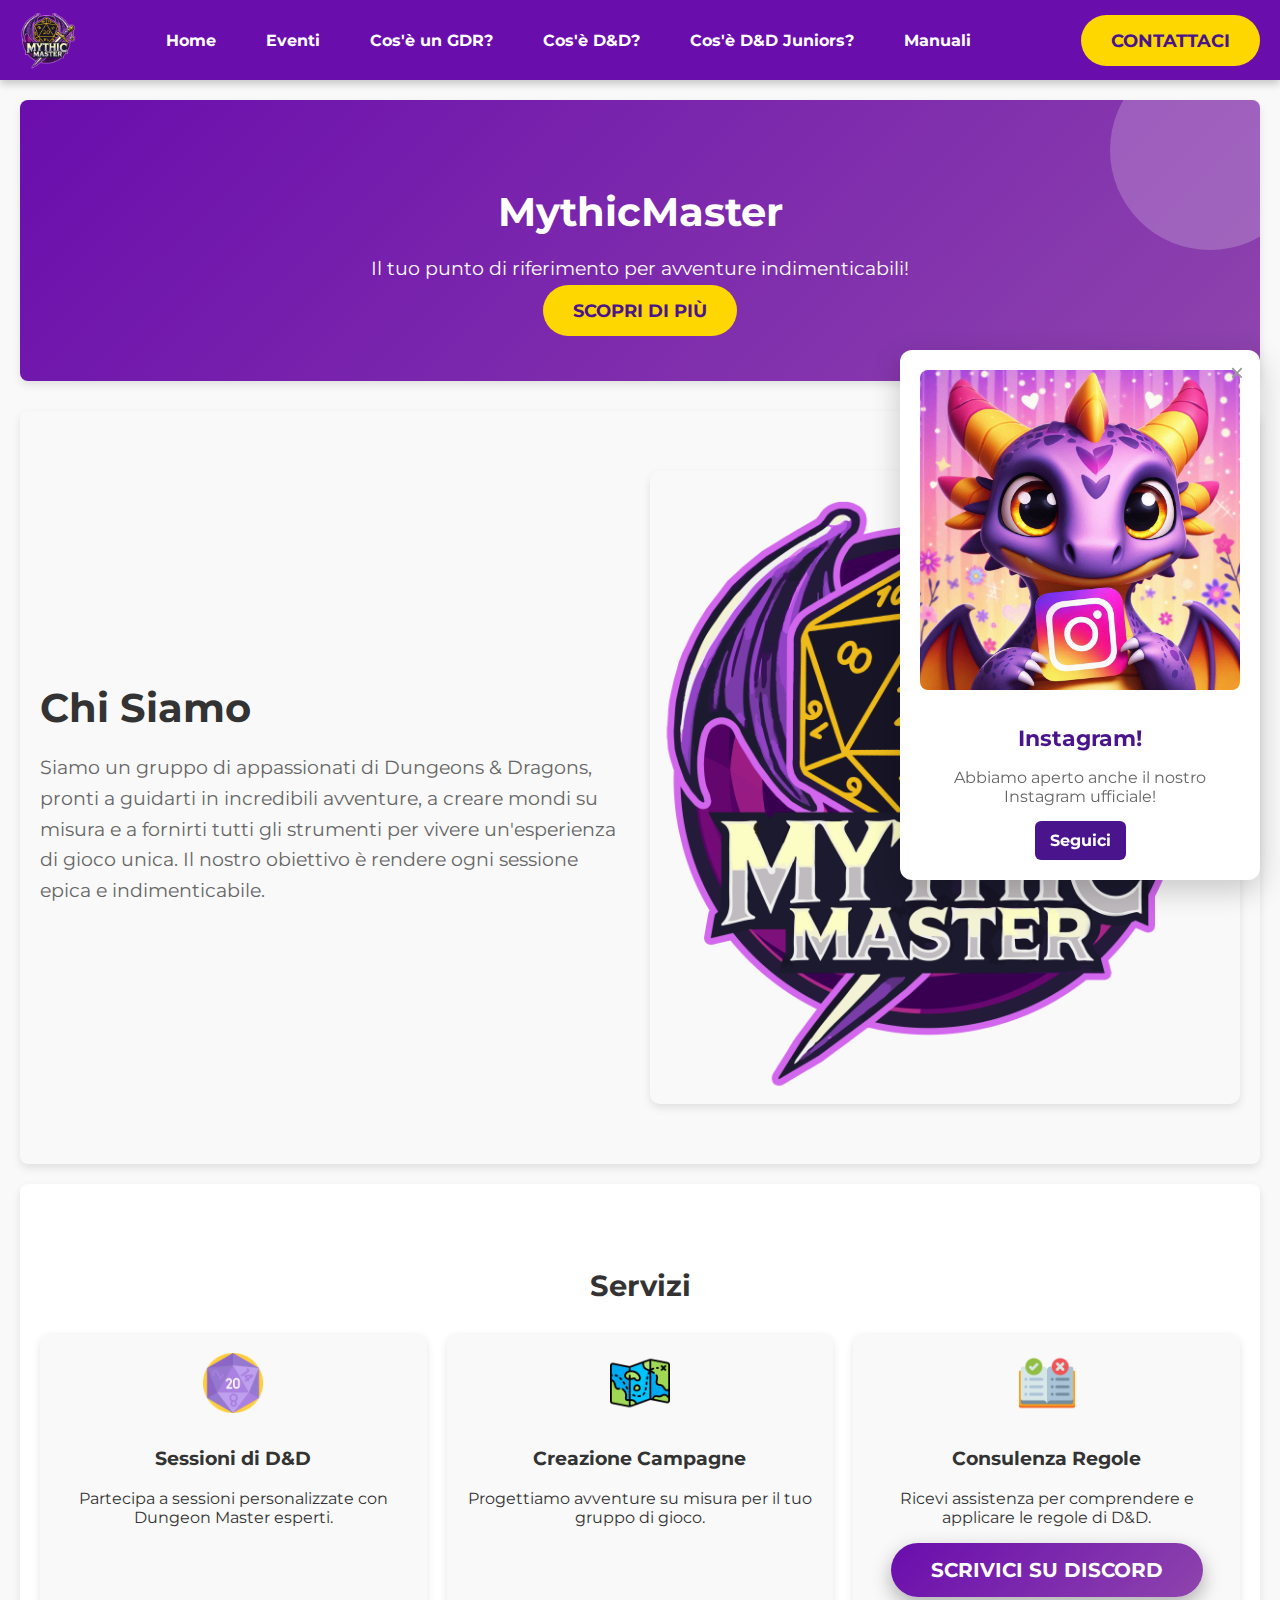
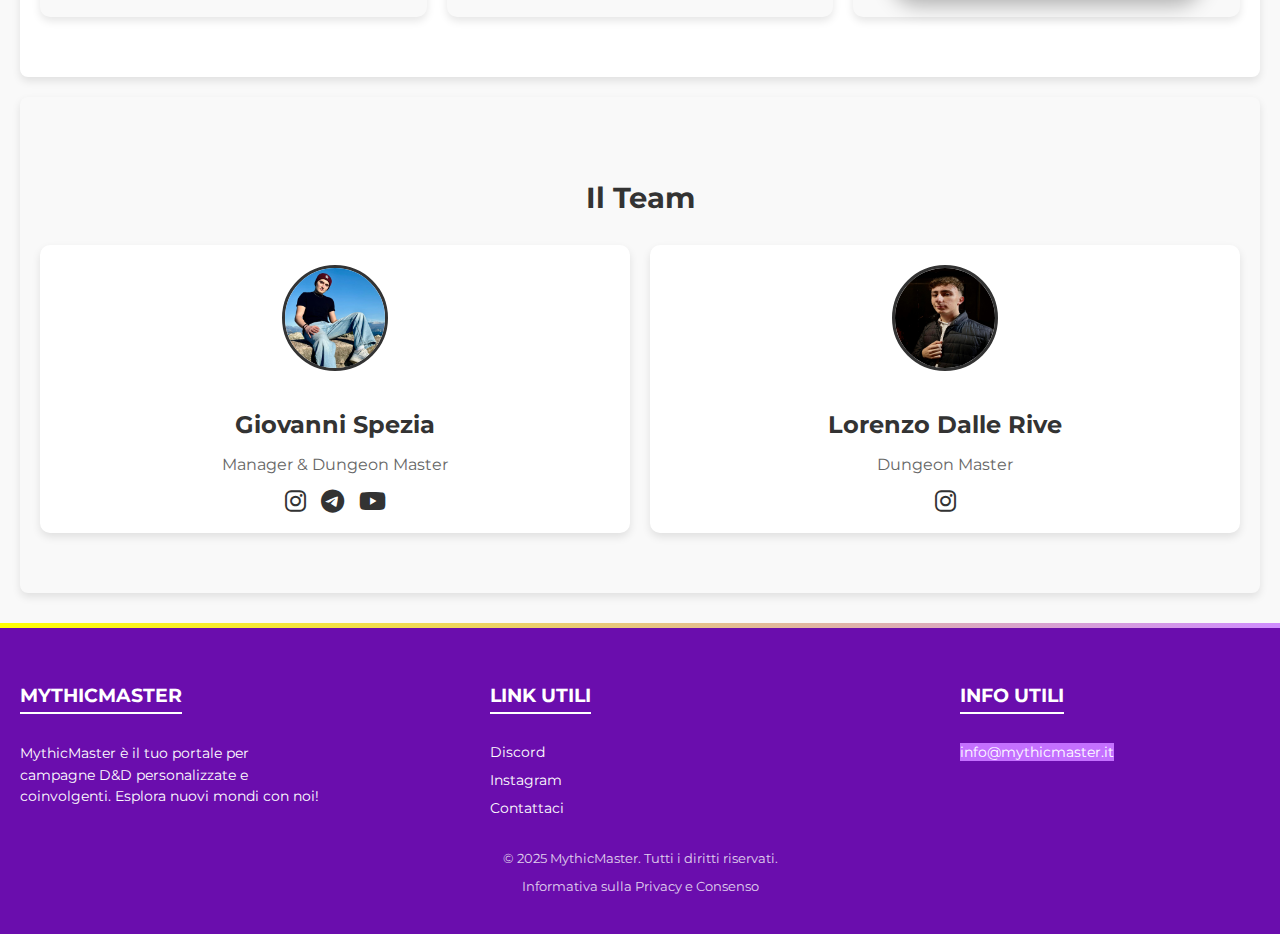
<file: index.html>
<html lang="it">
<head>
    <meta charset="UTF-8">
    <meta name="viewport" content="width=device-width, initial-scale=1.0">
    <title>MythicMaster</title>
    <link href="https://fonts.googleapis.com/css2?family=Montserrat:wght@400;700&display=swap" rel="stylesheet">
    <link href="https://cdnjs.cloudflare.com/ajax/libs/font-awesome/5.15.4/css/all.min.css" rel="stylesheet">
    <link rel="stylesheet" href="https://cdnjs.cloudflare.com/ajax/libs/font-awesome/6.0.0-beta3/css/all.min.css">
    <link rel="shortcut icon" href="img/Logo.png" type="image/x-icon">
    <link rel="stylesheet" href="css/style.css">
</head>
<body>
    <!-- Scroll-to-Top Button -->
    <div class="scroll-to-top" id="scrollToTop">
        ↑
    </div>

    <!-- Pop-up discreto in basso -->
    <div id="popup">
        <button id="close-popup">&times;</button>
        <img src="img/spyroinstagram.jpg" alt="Instagram" class="popup-img">
        <div class="popup-content">
            <h2>Instagram!</h2>
            <p>Abbiamo aperto anche il nostro Instagram ufficiale!</p>
            <a href="https://www.instagram.com/mythicmastergdr" class="popup-btn" target="_blank">Seguici</a>
        </div>
    </div>    

    <!-- Navbar -->
    <header>
        <nav>
            <a href="index.html"><img src="img/Logo.png" alt="MythicMaster Logo" class="logo"></a>
            <ul class="desktop-menu">
                <li><a href="index.html">Home</a></li>
                <li><a href="eventi.html">Eventi</a></li>
                <li><a href="GDR.html" class="active">Cos'è un GDR?</a></li>
                <li><a href="D&D.html">Cos'è D&D?</a></li>
                <li><a href="D&Djuniors.html">Cos'è D&D Juniors?</a></li>
                <li><a href="manuali.html">Manuali</a></li>
            </ul>
            <a href="https://giovannispezia.wixsite.com/mythicmaster" class="btn cta-btn">Contattaci</a>
            <div class="mobile-menu-icon" onclick="toggleMenu()">☰</div>
            <ul class="mobile-menu">
                <li><a href="index.html">Home</a></li>
                <li><a href="eventi.html">Eventi</a></li>
                <li><a href="GDR.html" class="active">Cos'è un GDR?</a></li>
                <li><a href="D&D.html">Cos'è D&D?</a></li>
                <li><a href="D&Djuniors.html">Cos'è D&D Juniors?</a></li>
                <li><a href="manuali.html">Manuali</a></li>
            </ul>
        </nav>
    </header>

    <main>
        <section class="hero">
            <h1>MythicMaster</h1>
            <p>Il tuo punto di riferimento per avventure indimenticabili!</p>
            <a href="#chi-siamo" class="btn cta-btn">Scopri di più</a>
        </section>

        <!-- Chi Siamo -->
        <section id="chi-siamo">
            <div class="about-container">
                <div class="about-text">
                    <h2>Chi Siamo</h2>
                    <p>
                        Siamo un gruppo di appassionati di Dungeons & Dragons, pronti a guidarti 
                        in incredibili avventure, a creare mondi su misura e a fornirti tutti gli 
                        strumenti per vivere un'esperienza di gioco unica. Il nostro obiettivo è 
                        rendere ogni sessione epica e indimenticabile.
                    </p>
                </div>
                <div class="about-image">
                    <img src="img/Logo.png" alt="Gruppo di gioco D&D">
                </div>
            </div>
        </section>

        <!-- Servizi -->
        <section id="servizi">
            <h2>Servizi</h2>
            <div class="services-grid">
                <div class="service-card">
                    <img src="img/d20.png" alt="Icona Dadi">
                    <h3>Sessioni di D&D</h3>
                    <p>Partecipa a sessioni personalizzate con Dungeon Master esperti.</p>
                </div>
                <div class="service-card">
                    <img src="img/treasure-map.png" alt="Icona Mappa">
                    <h3>Creazione Campagne</h3>
                    <p>Progettiamo avventure su misura per il tuo gruppo di gioco.</p>
                </div>
                <div class="service-card">
                    <img src="img/regulation.png" alt="Icona Regole">
                    <h3>Consulenza Regole</h3>
                    <p>Ricevi assistenza per comprendere e applicare le regole di D&D.</p>
                    <a href="http://discord.mythicmaster.it/" target="_blank" class="telegram-button">Scrivici su Discord</a>
                </div>
            </div>
        </section>

        <!-- Team -->
        <section id="team">
            <h2>Il Team</h2>
            <div class="team-grid">
                <div class="team-member">
                    <img src="img/gio.png">
                    <h3>Giovanni Spezia</h3>
                    <p>Manager & Dungeon Master</p>
                    <div class="social-icons">
                        <a href="https://www.instagram.com/giospezia06/" target="_blank"><i class="fab fa-instagram"></i></a>
                        <a href="https://t.me/GiovaSpezia" target="_blank"><i class="fab fa-telegram"></i></a>
                        <a href="https://www.youtube.com/@GioSpezia" target="_blank"><i class="fab fa-youtube"></i></a>
                    </div>
                </div>
                <div class="team-member">
                    <img src="img/lollo.png">
                    <h3>Lorenzo Dalle Rive</h3>
                    <p>Dungeon Master</p>
                    <div class="social-icons">
                        <a href="https://www.instagram.com/lollodalle/" target="_blank"><i class="fab fa-instagram"></i></a>
                    </div>
                </div>
                <!--
                <div class="team-member">
                    <img src="img/cicerale.png">
                    <h3>Lorenzo Cicerale</h3>
                    <p>Support Rules</p>
                    <div class="social-icons">
                        <a href="https://www.instagram.com/cice_green/" target="_blank"><i class="fab fa-instagram"></i></a>
                        <a href="https://t.me/milagreen07" target="_blank"><i class="fab fa-telegram"></i></a>
                    </div>
                </div>
                <div class="team-member">
                    <img src="img/interrogation.png">
                    <h3>Chris Huang Lei</h3>
                    <p>GDR Card Manager</p>
                    <div class="social-icons">
                        <a href="https://www.instagram.com/cice_green/" target="_blank"><i class="fab fa-instagram"></i></a>
                        <a href="https://t.me/milagreen07" target="_blank"><i class="fab fa-telegram"></i></a>
                    </div>
                </div>
                -->
            </div>
        </section>

    </main>
    <footer>
        <div class="footer-container">
            <!-- About Section -->
            <div id="about" class="about">
                <h3>MythicMaster</h3>
                <p>MythicMaster è il tuo portale per campagne D&D personalizzate e coinvolgenti. Esplora nuovi mondi con noi!</p>
            </div>
            <!-- Quick Links -->
            <div class="quick-links">
                <h3>Link Utili</h3>
                <ul>
                    <li><a href="https://discord.gg/hrdwByXYyW" target="_blank">Discord</a></li>
                    <li><a href="https://www.instagram.com/mythicmastergdr" target="_blank">Instagram</a></li>
                    <li><a href="https://giovannispezia.wixsite.com/mythicmaster">Contattaci</a></li>
                </ul>
            </div>
            <!-- Social Icons -->
            <div class="social-icons">
                <h3>Info Utili</h3>
                <ul>
                    <li><a style="background-color: #c470ff; color: white;" href="mailto:info@mythicmaster.it">info@mythicmaster.it</a></li>
                </ul>
            </div>
        </div>
        <div class="copyright">
            <p>&copy; 2025 MythicMaster. Tutti i diritti riservati.</p>
            <a href="privacy.html" target="_blank">Informativa sulla Privacy e Consenso</a>
        </div>
    </footer>

    <script src="js/script.js"></script>
</body>
</html>
</file>
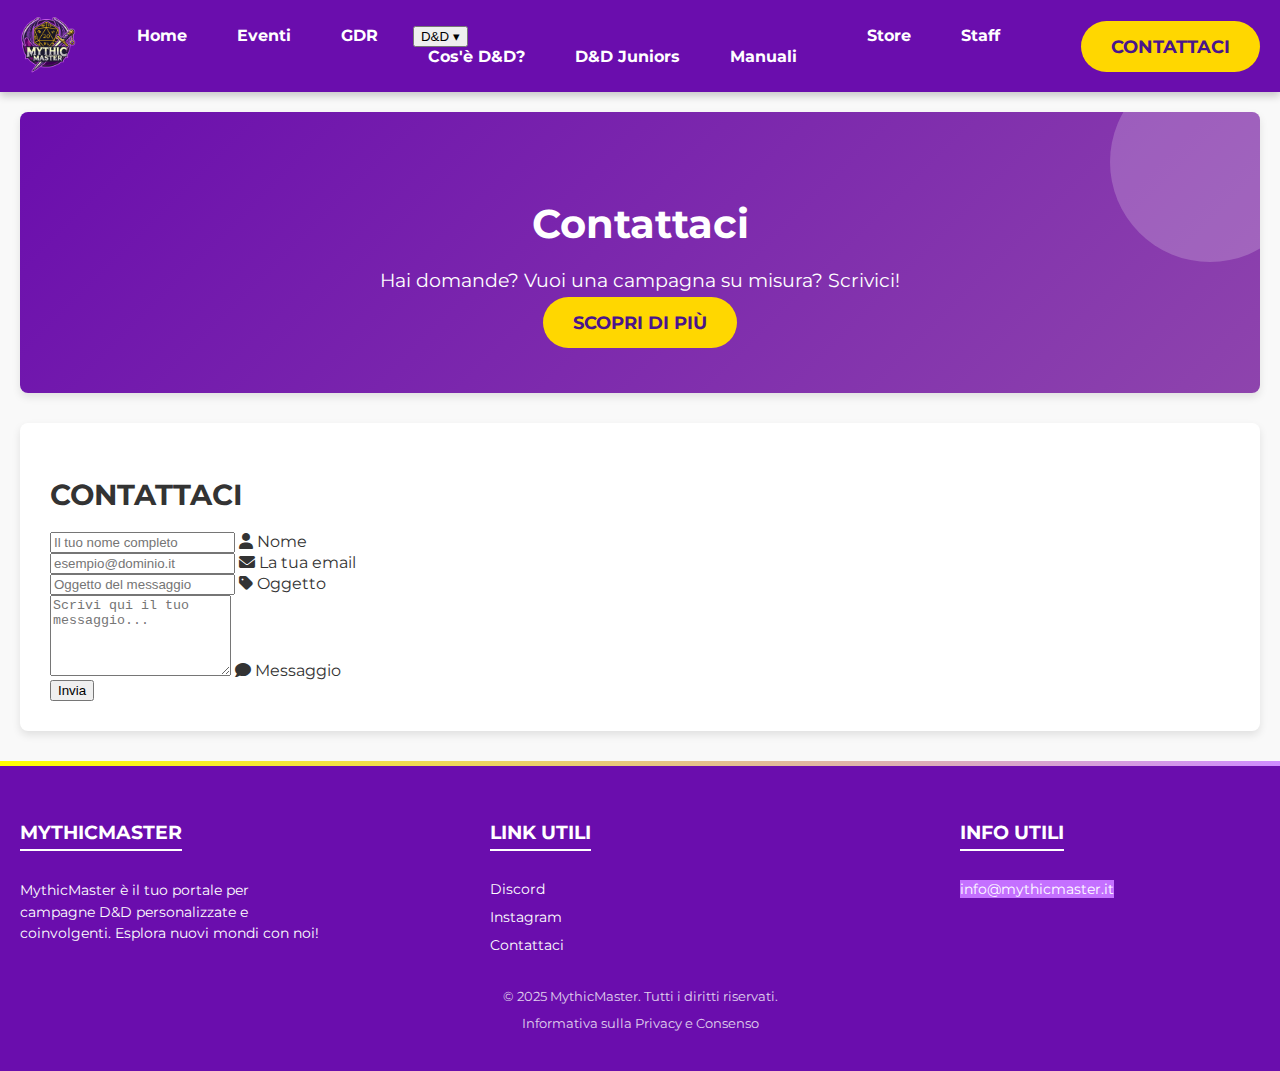
<file: contact.html>
<!DOCTYPE html>
<html lang="it">
<head>
  <meta charset="UTF-8">
  <meta name="viewport" content="width=device-width, initial-scale=1">
  <title>MythicMaster | Contattaci</title>
  <link href="https://fonts.googleapis.com/css2?family=Montserrat:wght@400;700&display=swap" rel="stylesheet">
  <link href="https://cdnjs.cloudflare.com/ajax/libs/font-awesome/6.0.0-beta3/css/all.min.css" rel="stylesheet">
  <link rel="shortcut icon" href="img/Logo.png" type="image/x-icon">
  <link rel="stylesheet" href="css/style.css">
</head>
<body>
  <!-- Scroll Bar --> 
  <div class="custom-scroll"></div>

  <!-- Scroll-to-Top Button -->
  <div class="scroll-to-top" id="scrollToTop">↑</div>

  <!-- Navbar -->
    <header>
        <nav>
            <a href="index.html"><img src="img/Logo.png" alt="MythicMaster Logo" class="logo"></a>

            <ul class="desktop-menu" role="menubar" aria-label="Menu principale">
            <li role="none"><a role="menuitem" href="index.html">Home</a></li>
            <li role="none"><a role="menuitem" href="eventi.html">Eventi</a></li>
            <li role="none"><a role="menuitem" href="GDR.html">GDR</a></li>

            <li class="has-dropdown" role="none">
                <button class="dropdown-toggle" aria-expanded="false" aria-controls="dd-submenu" aria-haspopup="true">D&amp;D ▾</button>
                <ul id="dd-submenu" class="dropdown" role="menu" aria-label="Sottomenu D&D">
                <li role="none"><a role="menuitem" href="D&D.html">Cos'è D&amp;D?</a></li>
                <li role="none"><a role="menuitem" href="D&Djuniors.html">D&amp;D Juniors</a></li>
                <li role="none"><a role="menuitem" href="manuali.html">Manuali</a></li>
                </ul>
            </li>

            <li role="none"><a role="menuitem" href="store.html" class="active">Store</a></li>
            <li role="none"><a role="menuitem" href="staff.html">Staff</a></li>
            </ul>

            <a href="contact.html" class="btn cta-btn">Contattaci</a>

            <button class="mobile-menu-icon" id="mobileToggle" aria-controls="mobileMenu" aria-expanded="false" aria-label="Apri menu">☰</button>

            <aside id="mobileMenu" class="mobile-menu" aria-hidden="true" role="dialog" aria-label="Menu mobile">
            <nav>
                <ul class="mobile-list">
                <li style="--i:1"><a href="index.html">Home</a></li>
                <li style="--i:2"><a href="eventi.html">Eventi</a></li>
                <li style="--i:3"><a href="GDR.html">GDR</a></li>

                <li class="mobile-has-dropdown" style="--i:4">
                    <button class="mobile-dropdown-toggle" aria-expanded="false">D&amp;D ▸</button>
                    <ul class="mobile-submenu">
                    <li><a href="D&D.html">Cos'è D&amp;D?</a></li>
                    <li><a href="D&Djuniors.html">D&amp;D Juniors</a></li>
                    <li><a href="manuali.html">Manuali</a></li>
                    </ul>
                </li>

                <li style="--i:5"><a href="store.html" class="active">Store</a></li>
                <li style="--i:6"><a href="staff.html">Staff</a></li>
                <li class="mobile-contact" style="--i:7"><a href="contact.html" class="btn cta-btn">Contattaci</a></li>
                </ul>
            </nav>
            </aside>
        </nav>
    </header>
  <main>
    <!-- Hero Section -->
    <section class="hero">
      <h1>Contattaci</h1>
        <p>Hai domande? Vuoi una campagna su misura? Scrivici!</p>
        <a href="#contatti" class="btn cta-btn">Scopri di più</a>
    </section>

    <!-- Contattaci Form -->
    <section id="contatti">
      <div class="wrapper">
          <h2 class="contatti-title">CONTATTACI</h2>
          <form class="contact-form" onsubmit="sendMail(event)">
              <div class="fields">
                  <div class="field">
                      <input type="text" id="nome" name="nome" placeholder="Il tuo nome completo" required>
                      <label for="nome"><i class="fas fa-user"></i> Nome</label>
                  </div>
                  <div class="field">
                      <input type="email" id="email" name="email" placeholder="esempio@dominio.it" required>
                      <label for="email"><i class="fas fa-envelope"></i> La tua email</label>
                  </div>
                  <div class="field">
                      <input type="text" id="oggetto" name="oggetto" placeholder="Oggetto del messaggio" required>
                      <label for="oggetto"><i class="fas fa-tag"></i> Oggetto</label>
                  </div>
                  <div class="field full">
                      <textarea id="messaggio" name="messaggio" rows="5" placeholder="Scrivi qui il tuo messaggio..." required></textarea>
                      <label for="messaggio"><i class="fas fa-comment"></i> Messaggio</label>
                  </div>
              </div>
              <button type="submit" class="btn-cta">Invia</button>
          </form>
      </div>
    </section>

  </main>

  <!-- Footer -->
  <footer>
    <div class="footer-container">
      <div id="about" class="about">
        <h3>MythicMaster</h3>
        <p>MythicMaster è il tuo portale per campagne D&amp;D personalizzate e coinvolgenti. Esplora nuovi mondi con noi!</p>
      </div>
      <div class="quick-links">
        <h3>Link Utili</h3>
        <ul>
          <li><a href="https://discord.mythicmaster.it" target="_blank">Discord</a></li>
          <li><a href="https://www.instagram.com/mythicmastergdr" target="_blank">Instagram</a></li>
          <li><a href="contact.html">Contattaci</a></li>
        </ul>
      </div>
      <div class="social-icons">
        <h3>Info Utili</h3>
        <ul>
          <li><a style="background-color: #c470ff; color: white;" href="mailto:info@mythicmaster.it">info@mythicmaster.it</a></li>
        </ul>
      </div>
    </div>
    <div class="copyright">
      <p>&copy; 2025 MythicMaster. Tutti i diritti riservati.</p>
      <a href="privacy.html" target="_blank">Informativa sulla Privacy e Consenso</a>
    </div>
  </footer>

  <!-- Scripts -->
  <script src="js/script.js"></script>
  <script>
    // Toggle mobile menu
    function toggleMenu() {
      document.querySelector('.mobile-menu').classList.toggle('active');
    }

    // Scroll progress & scroll-to-top
    const scrollBtn = document.getElementById('scrollToTop');
    window.addEventListener('scroll', () => {
      const progress = document.getElementById('scroll-progress');
      const percent  = (window.scrollY / (document.body.scrollHeight - window.innerHeight)) * 100;
      progress.style.width   = percent + '%';
      progress.style.opacity = percent > 5 ? 1 : 0;
      scrollBtn.classList.toggle('show', window.scrollY > 300);
    });
    scrollBtn.addEventListener('click', () => window.scrollTo({ top: 0, behavior: 'smooth' }));

    // Send email via mailto:
    function sendMail(e) {
      e.preventDefault();
      const to      = 'info@mythicmaster.it';
      const name    = document.getElementById('nome').value.trim();
      const from    = document.getElementById('email').value.trim();
      const subject = document.getElementById('oggetto').value.trim();
      const body    = document.getElementById('messaggio').value.trim();
      const mailBody = `Da: ${name} <${from}>\n\n${body}`;
      const link = 
        `mailto:${encodeURIComponent(to)}` +
        `?subject=${encodeURIComponent(subject)}` +
        `&body=${encodeURIComponent(mailBody)}`;
      window.location.href = link;
    }
  </script>
</body>
</html>
</file>
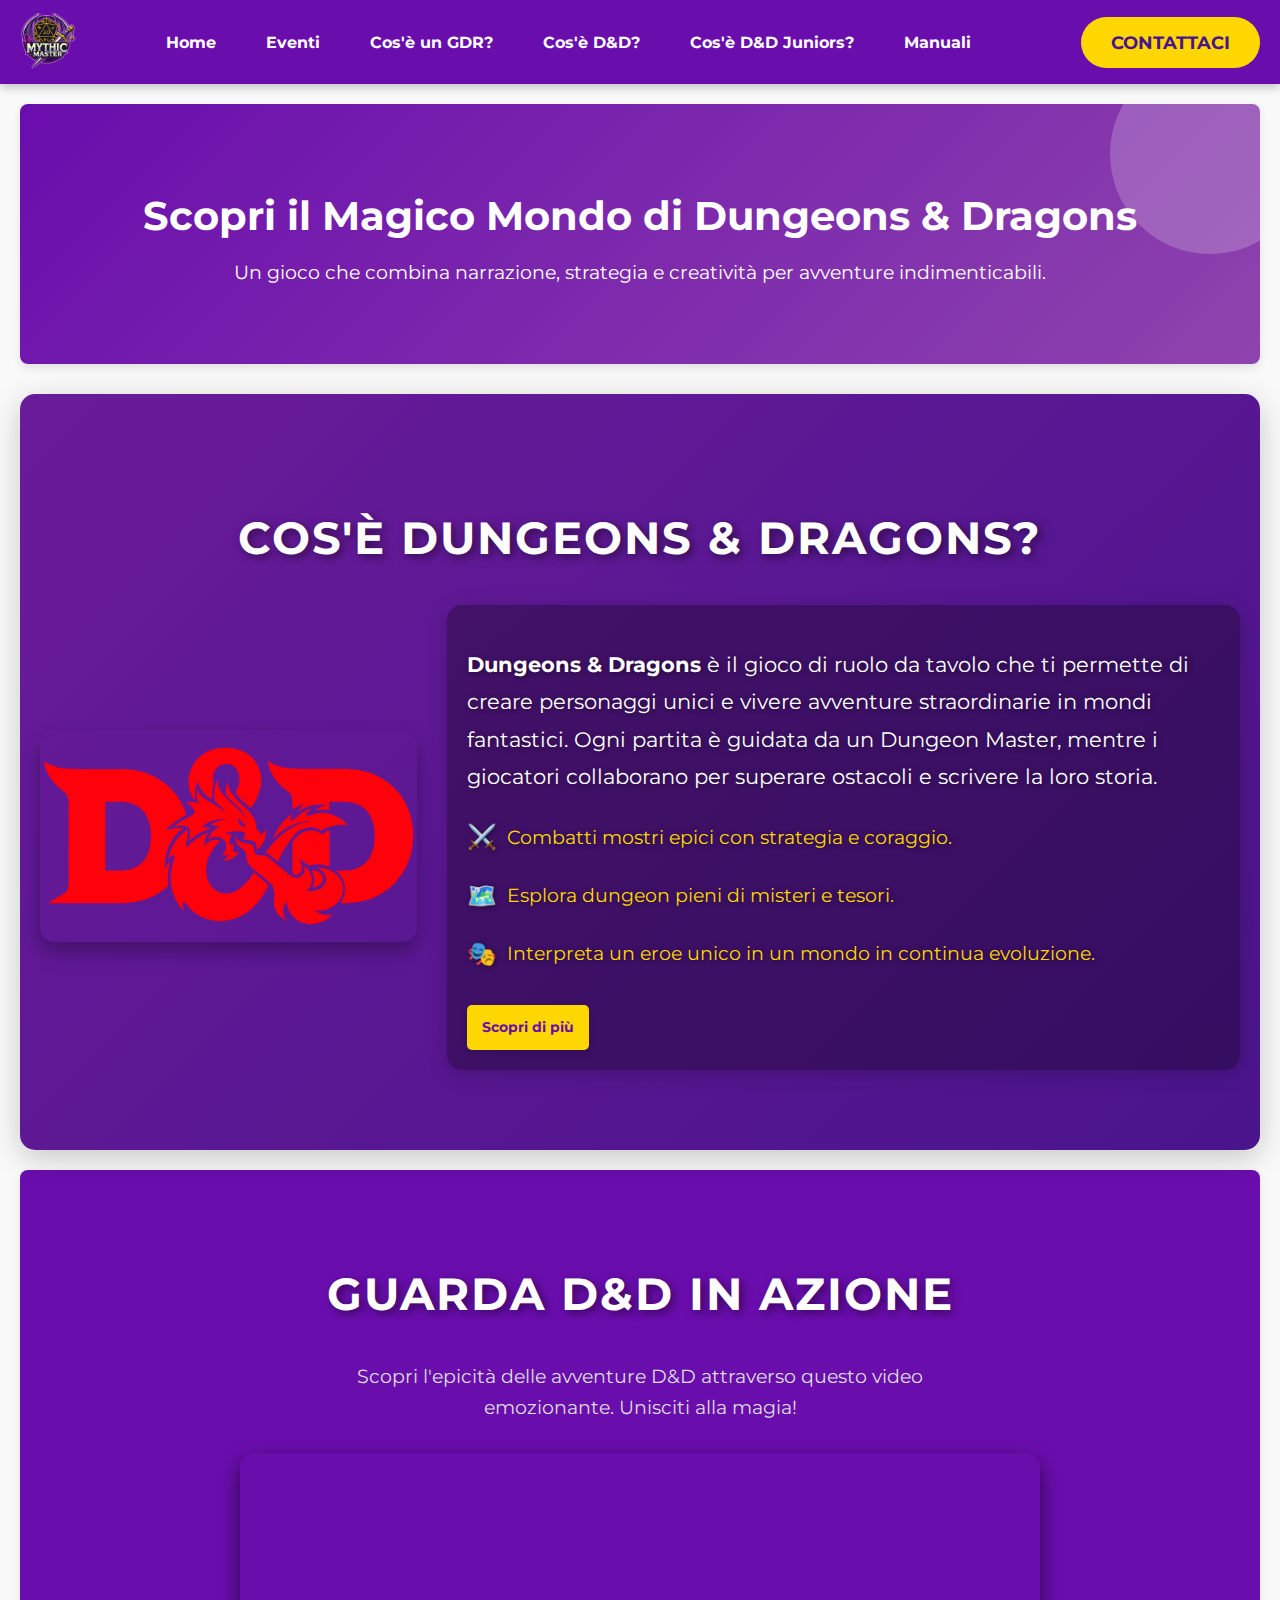
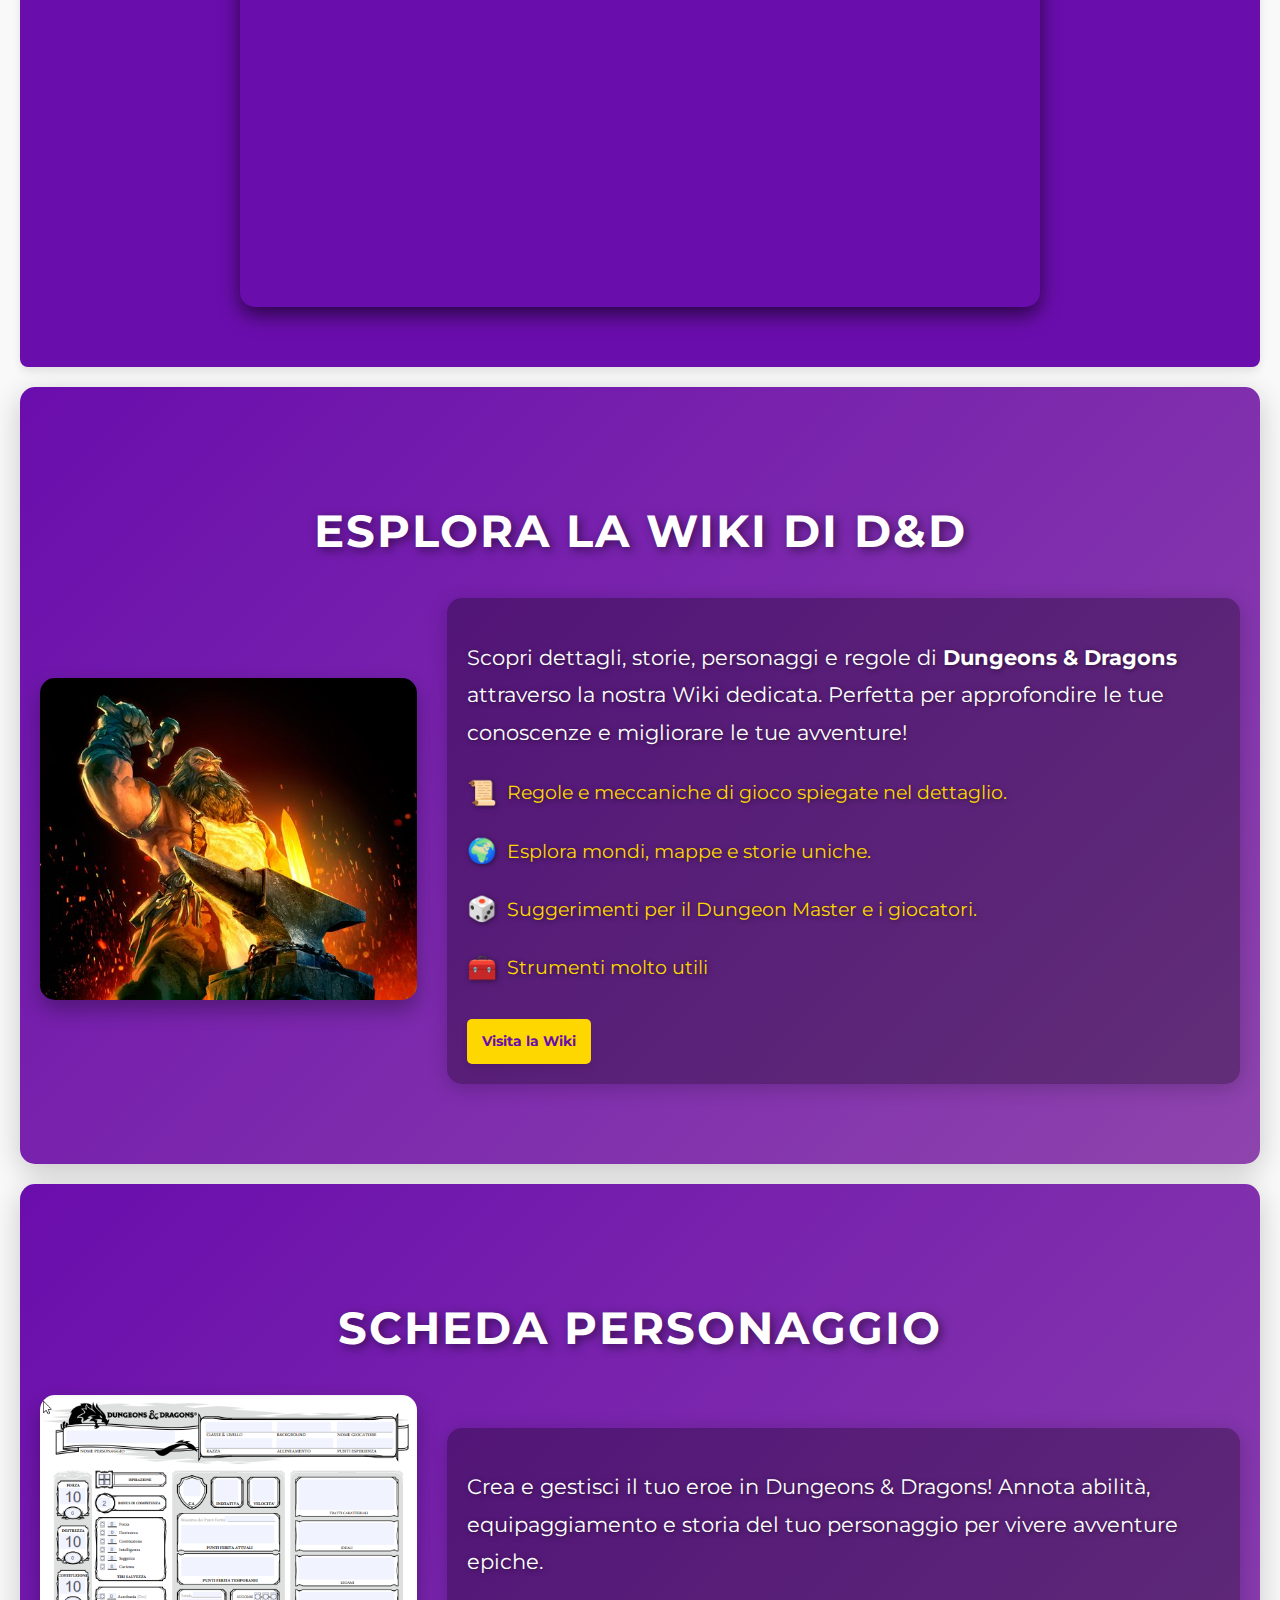
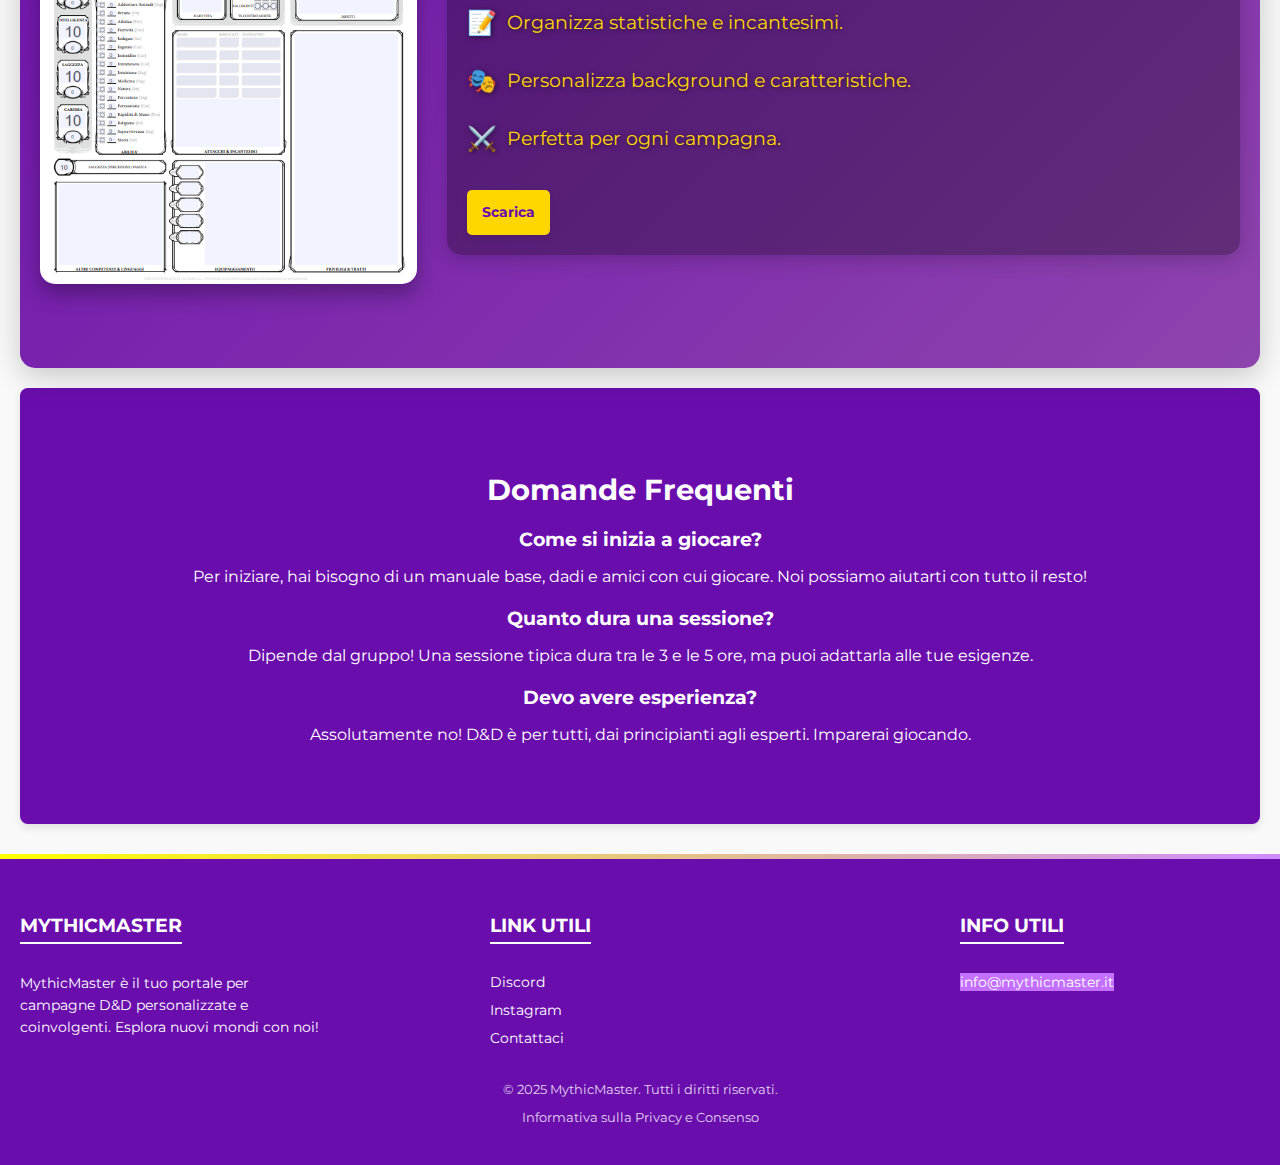
<file: D&D.html>
<!DOCTYPE html>
<html lang="it">
<head>
    <meta charset="UTF-8">
    <meta name="viewport" content="width=device-width, initial-scale=1.0">
    <title>MythicMaster | Cos'è D&D</title>
    <link href="https://fonts.googleapis.com/css2?family=Montserrat:wght@400;700&display=swap" rel="stylesheet">
    <link rel="stylesheet" href="css/style.css">
    <link rel="shortcut icon" href="img/Logo.png" type="image/x-icon">
</head>
<body>
    <!-- Scroll-to-Top Button -->
    <div class="scroll-to-top" id="scrollToTop">
        ↑
    </div>

    <!-- Navbar -->
    <header>
        <nav>
            <a href="index.html"><img src="img/Logo.png" alt="MythicMaster Logo" class="logo"></a>
            <ul class="desktop-menu">
                <li><a href="index.html">Home</a></li>
                <li><a href="eventi.html">Eventi</a></li>
                <li><a href="GDR.html" class="active">Cos'è un GDR?</a></li>
                <li><a href="D&D.html">Cos'è D&D?</a></li>
                <li><a href="D&Djuniors.html">Cos'è D&D Juniors?</a></li>
                <li><a href="manuali.html">Manuali</a></li>
            </ul>
            <a href="https://giovannispezia.wixsite.com/mythicmaster" class="btn cta-btn">Contattaci</a>
            <div class="mobile-menu-icon" onclick="toggleMenu()">☰</div>
            <ul class="mobile-menu">
                <li><a href="index.html">Home</a></li>
                <li><a href="eventi.html">Eventi</a></li>
                <li><a href="GDR.html" class="active">Cos'è un GDR?</a></li>
                <li><a href="D&D.html">Cos'è D&D?</a></li>
                <li><a href="D&Djuniors.html">Cos'è D&D Juniors?</a></li>
                <li><a href="manuali.html">Manuali</a></li>
            </ul>
        </nav>
    </header>

    <main>
        <!-- Hero Section -->
        <section class="hero">
            <h1>Scopri il Magico Mondo di Dungeons & Dragons</h1>
            <p>Un gioco che combina narrazione, strategia e creatività per avventure indimenticabili.</p>
        </section>

        <!-- What is D&D Section -->
        <section class="what-is-dd">
            <div class="container">
                <h2>Cos'è Dungeons & Dragons?</h2>
                <div class="dd-content">
                    <div class="image-container">
                        <img src="img/D&DLogo.png" alt="Dadi di D&D">
                    </div>
                    <div class="text-container">
                        <p><strong>Dungeons & Dragons</strong> è il gioco di ruolo da tavolo che ti permette di creare personaggi unici e vivere avventure straordinarie in mondi fantastici. Ogni partita è guidata da un Dungeon Master, mentre i giocatori collaborano per superare ostacoli e scrivere la loro storia.</p>
                        <ul>
                            <li><span>⚔️</span> Combatti mostri epici con strategia e coraggio.</li>
                            <li><span>🗺️</span> Esplora dungeon pieni di misteri e tesori.</li>
                            <li><span>🎭</span> Interpreta un eroe unico in un mondo in continua evoluzione.</li>
                        </ul>
                        <a href="#video-section" class="learn-more-btn">Scopri di più</a>
                    </div>
                </div>
            </div>
        </section>            

        <!-- Video Section -->
        <section id="video-section" class="video-section">
            <h2>Guarda D&D in Azione</h2>
            <p>Scopri l'epicità delle avventure D&D attraverso questo video emozionante. Unisciti alla magia!</p>
            <div class="video-container">
                <iframe 
                    src="https://www.youtube.com/embed/T93JAWetA3c?si=LupSwg3KaqzIhALk" 
                    title="D&D in azione" 
                    allow="accelerometer; autoplay; clipboard-write; encrypted-media; gyroscope; picture-in-picture" 
                    allowfullscreen>
                </iframe>
            </div>
        </section>

        <!-- Wiki Section -->
        <section class="wiki-section">
            <div class="container">
                <h2>Esplora la Wiki di D&D</h2>
                <div class="wiki-content">
                    <div class="image-container">
                        <img src="img/Wiki.png" alt="Anteprima Wiki D&D">
                    </div>
                    <div class="text-container">
                        <p>Scopri dettagli, storie, personaggi e regole di <strong>Dungeons & Dragons</strong> attraverso la nostra Wiki dedicata. Perfetta per approfondire le tue conoscenze e migliorare le tue avventure!</p>
                        <ul>
                            <li><span>📜</span> Regole e meccaniche di gioco spiegate nel dettaglio.</li>
                            <li><span>🌍</span> Esplora mondi, mappe e storie uniche.</li>
                            <li><span>🎲</span> Suggerimenti per il Dungeon Master e i giocatori.</li>
                            <li><span>🧰</span> Strumenti molto utili</li>
                        </ul>
                        <a href="https://dungeonedraghi.it/" target="_blank" class="wiki-btn">Visita la Wiki</a>
                    </div>
                </div>
            </div>
        </section>

        <!-- Scheda Personaggio Section -->
        <section class="wiki-section">
            <div class="container">
                <h2>Scheda Personaggio</h2>
                <div class="wiki-content">
                    <div class="image-container">
                        <img src="img/SchedaPersonaggio.png" alt="Anteprima Wiki D&D">
                    </div>
                    <div class="text-container">
                        <p>Crea e gestisci il tuo eroe in Dungeons & Dragons! Annota abilità, equipaggiamento e storia del tuo personaggio per vivere avventure epiche.</p>
                        <ul>
                            <li><span>📝</span> Organizza statistiche e incantesimi.</li>
                            <li><span>🎭</span> Personalizza background e caratteristiche.</li>
                            <li><span>⚔️</span> Perfetta per ogni campagna.</li>
                        </ul>
                        <a href="pdf/scheda-personaggio.pdf" target="_blank" class="wiki-btn">Scarica</a>
                    </div>
                </div>
            </div>
        </section>

        <!-- FAQ Section -->
        <section class="faq">
            <h2>Domande Frequenti</h2>
            <div class="faq-item">
                <h3>Come si inizia a giocare?</h3>
                <p>Per iniziare, hai bisogno di un manuale base, dadi e amici con cui giocare. Noi possiamo aiutarti con tutto il resto!</p>
            </div>
            <div class="faq-item">
                <h3>Quanto dura una sessione?</h3>
                <p>Dipende dal gruppo! Una sessione tipica dura tra le 3 e le 5 ore, ma puoi adattarla alle tue esigenze.</p>
            </div>
            <div class="faq-item">
                <h3>Devo avere esperienza?</h3>
                <p>Assolutamente no! D&D è per tutti, dai principianti agli esperti. Imparerai giocando.</p>
            </div>
        </section>
    </main>
    <footer>
        <div class="footer-container">
            <!-- About Section -->
            <div id="about" class="about">
                <h3>MythicMaster</h3>
                <p>MythicMaster è il tuo portale per campagne D&D personalizzate e coinvolgenti. Esplora nuovi mondi con noi!</p>
            </div>
            <!-- Quick Links -->
            <div class="quick-links">
                <h3>Link Utili</h3>
                <ul>
                    <li><a href="https://discord.gg/hrdwByXYyW" target="_blank">Discord</a></li>
                    <li><a href="https://www.instagram.com/mythicmastergdr" target="_blank">Instagram</a></li>
                    <li><a href="https://giovannispezia.wixsite.com/mythicmaster">Contattaci</a></li>
                </ul>
            </div>
            <!-- Social Icons -->
            <div class="social-icons">
                <h3>Info Utili</h3>
                <ul>
                    <li><a style="background-color: #c470ff; color: white;" href="mailto:info@mythicmaster.it">info@mythicmaster.it</a></li>
                </ul>
            </div>
        </div>
        <div class="copyright">
            <p>&copy; 2025 MythicMaster. Tutti i diritti riservati.</p>
            <a href="privacy.html" target="_blank">Informativa sulla Privacy e Consenso</a>
        </div>
    </footer>
    
    <script src="js/script.js" defer></script>
</body>
</html>
</file>
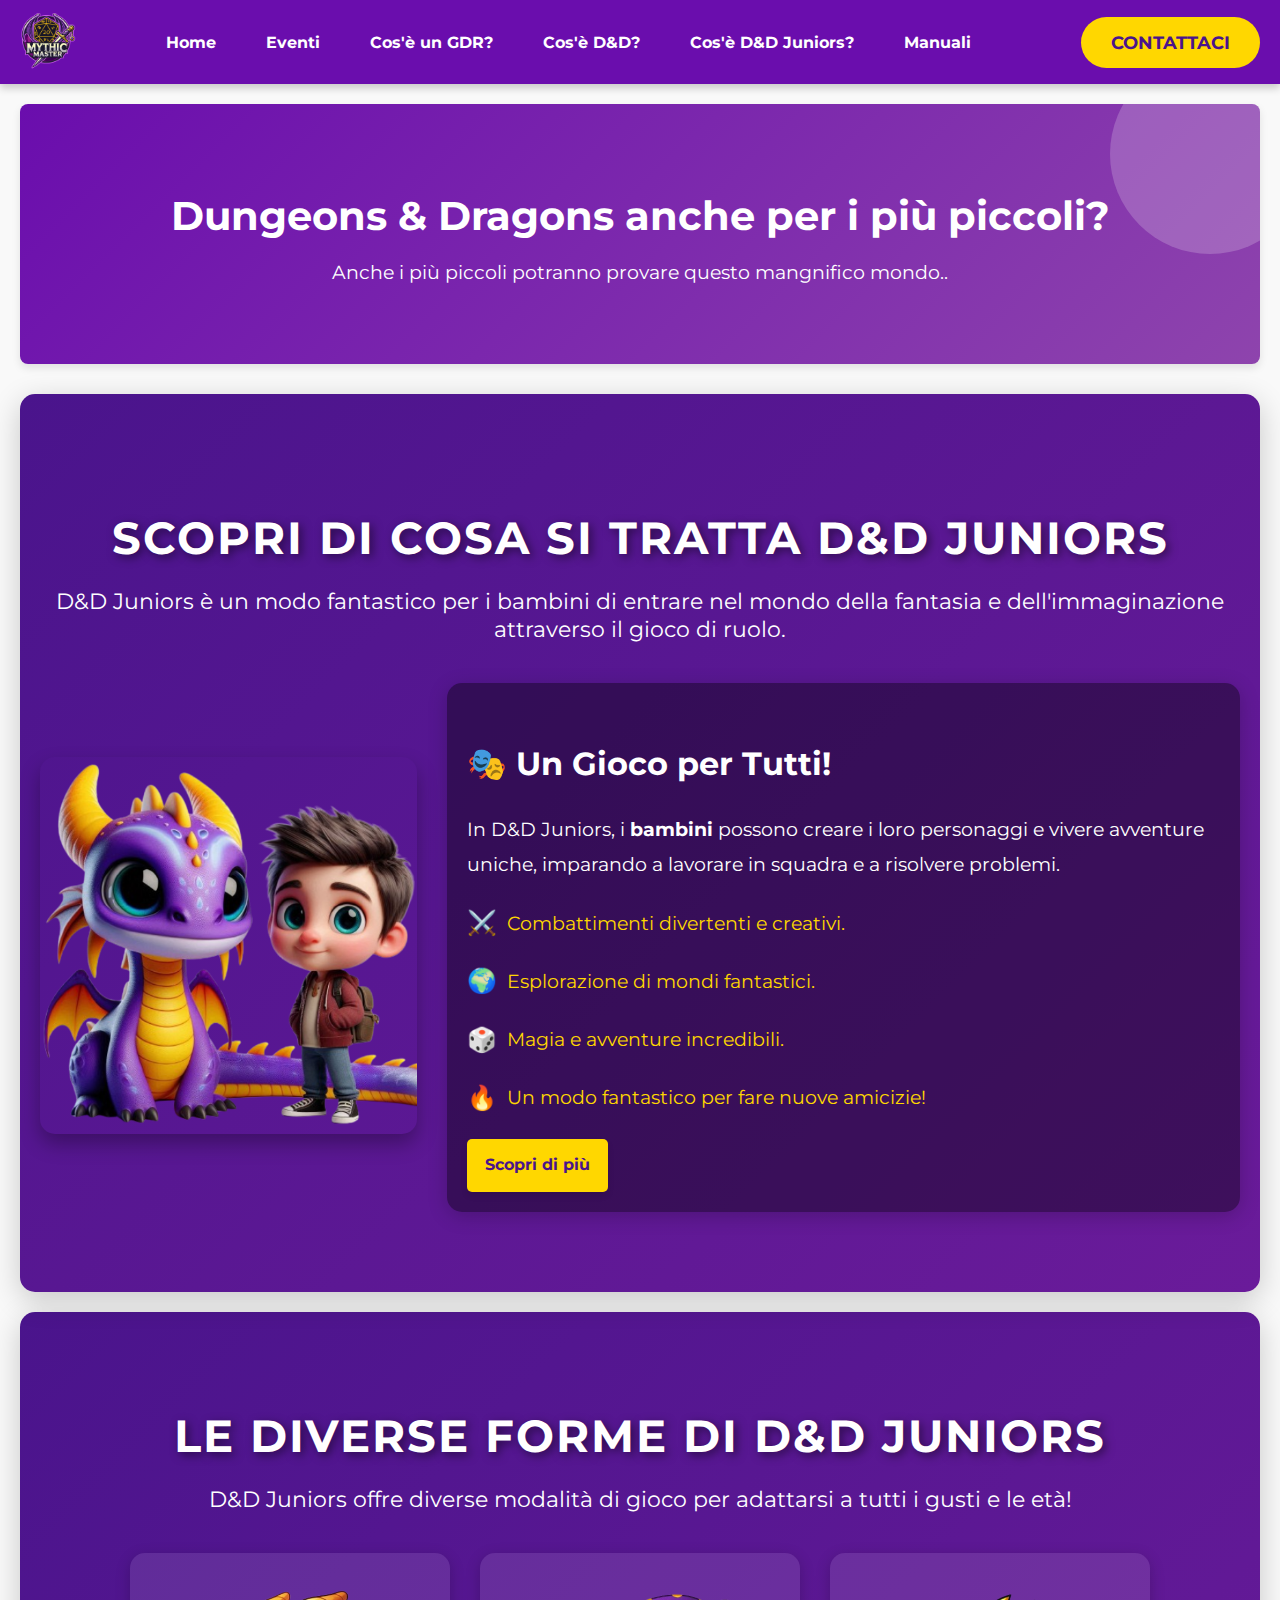
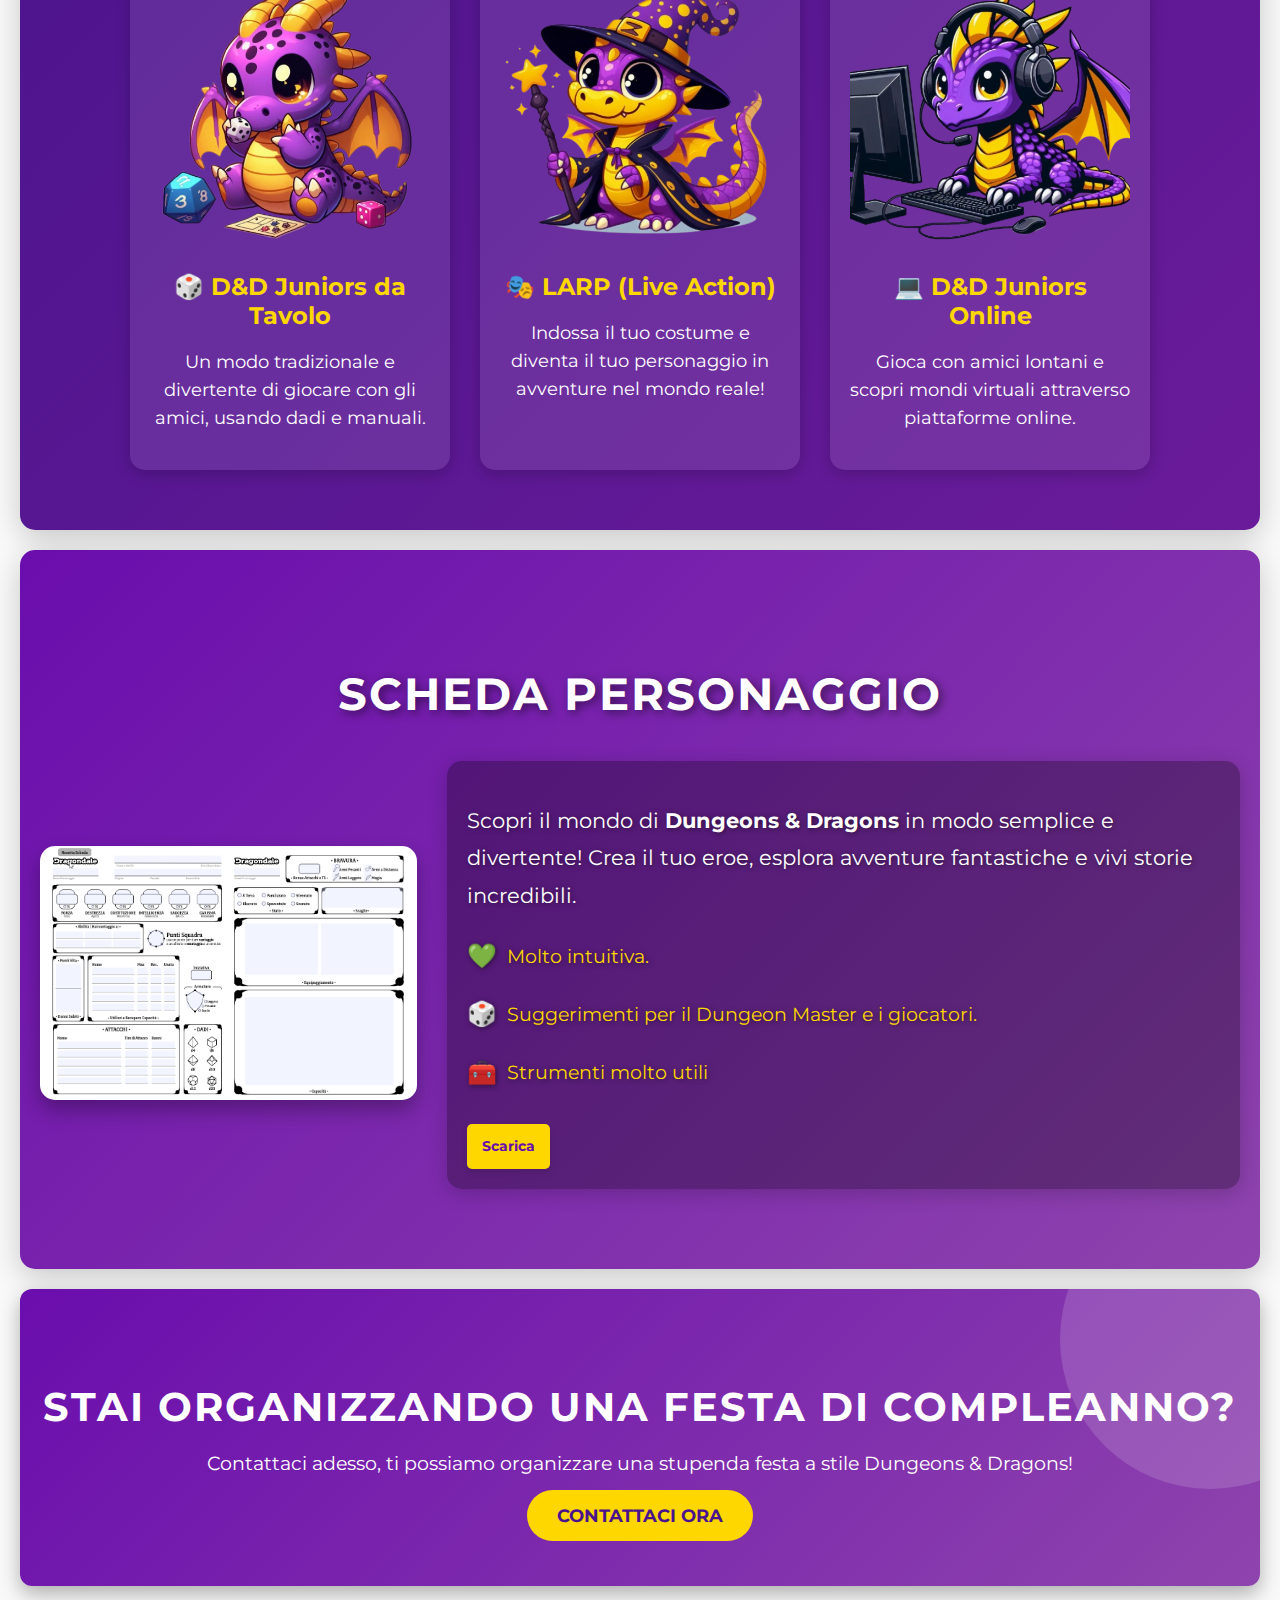
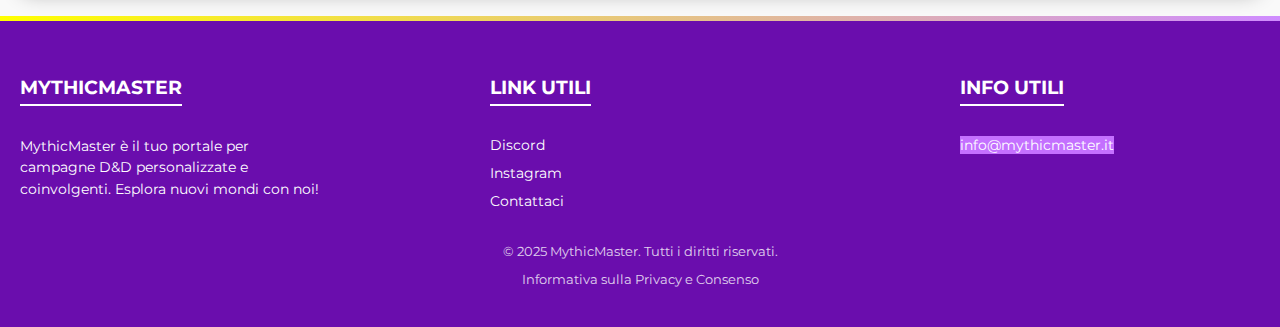
<file: D&Djuniors.html>
<!DOCTYPE html>
<html lang="it">
<head>
    <meta charset="UTF-8">
    <meta name="viewport" content="width=device-width, initial-scale=1.0">
    <title>MythicMaster | D&D Juniors</title>
    <link href="https://fonts.googleapis.com/css2?family=Montserrat:wght@400;700&display=swap" rel="stylesheet">
    <link rel="stylesheet" href="css/style.css">
    <link rel="shortcut icon" href="img/Logo.png" type="image/x-icon">
</head>
<body>

    <!-- Scroll-to-Top Button -->
    <div class="scroll-to-top" id="scrollToTop">↑</div>

    <!-- Navbar -->
    <header>
        <nav>
            <a href="index.html"><img src="img/Logo.png" alt="MythicMaster Logo" class="logo"></a>
            <ul class="desktop-menu">
                <li><a href="index.html">Home</a></li>
                <li><a href="eventi.html">Eventi</a></li>
                <li><a href="GDR.html" class="active">Cos'è un GDR?</a></li>
                <li><a href="D&D.html">Cos'è D&D?</a></li>
                <li><a href="D&Djuniors.html">Cos'è D&D Juniors?</a></li>
                <li><a href="manuali.html">Manuali</a></li>
            </ul>
            <a href="https://giovannispezia.wixsite.com/mythicmaster" class="btn cta-btn">Contattaci</a>
            <div class="mobile-menu-icon" onclick="toggleMenu()">☰</div>
            <ul class="mobile-menu">
                <li><a href="index.html">Home</a></li>
                <li><a href="eventi.html">Eventi</a></li>
                <li><a href="GDR.html" class="active">Cos'è un GDR?</a></li>
                <li><a href="D&D.html">Cos'è D&D?</a></li>
                <li><a href="D&Djuniors.html">Cos'è D&D Juniors?</a></li>
                <li><a href="manuali.html">Manuali</a></li>
            </ul>
        </nav>
    </header>

    <main>

        <!-- Hero Section -->
        <section class="hero">
            <h1>Dungeons & Dragons anche per i più piccoli?</h1>
            <p>Anche i più piccoli potranno provare questo mangnifico mondo..</p>
        </section>

        <!-- What is GDR Section -->
        <section class="what-is-gdr">
            <div class="container">
                <h2>Scopri di cosa si tratta D&D Juniors</h2>
                <p class="intro-text">D&D Juniors è un modo fantastico per i bambini di entrare nel mondo della fantasia e dell'immaginazione attraverso il gioco di ruolo.</p>
                <div class="gdr-content">
                    <div class="image-container">
                        <img src="img/Juniors.png" alt="Gioco di Ruolo">
                    </div>
                    <div class="text-container">
                        <h3>🎭 Un Gioco per Tutti!</h3>
                        <p>In D&D Juniors, i <strong>bambini</strong> possono creare i loro personaggi e vivere avventure uniche, imparando a lavorare in squadra e a risolvere problemi.</p>
                        <ul>
                            <li><span>⚔️</span> Combattimenti divertenti e creativi.</li>
                            <li><span>🌍</span> Esplorazione di mondi fantastici.</li>
                            <li><span>🎲</span> Magia e avventure incredibili.</li>
                            <li><span>🔥</span> Un modo fantastico per fare nuove amicizie!</li>
                        </ul>
                        <a href="#gdr-types" class="learn-more-btn">Scopri di più</a>
                    </div>
                </div>
            </div>
        </section>

        <!-- Tipologie di GDR -->
        <section id="gdr-types" class="gdr-types">
            <div class="container">
                <h2>Le Diverse Forme di D&D Juniors</h2>
                <p class="intro-text">D&D Juniors offre diverse modalità di gioco per adattarsi a tutti i gusti e le età!</p>
                <div class="gdr-grid">
                    <div class="gdr-card">
                        <img src="img/board-game.png" alt="GDR da Tavolo">
                        <h3>🎲 D&D Juniors da Tavolo</h3>
                        <p>Un modo tradizionale e divertente di giocare con gli amici, usando dadi e manuali.</p>
                    </div>
                    <div class="gdr-card">
                        <img src="img/SpyroMago.png" alt="LARP">
                        <h3>🎭 LARP (Live Action)</h3>
                        <p>Indossa il tuo costume e diventa il tuo personaggio in avventure nel mondo reale!</p>
                    </div>
                    <div class="gdr-card">
                        <img src="img/SpyroComputer.png" alt="GDR Digitale">
                        <h3>💻 D&D Juniors Online</h3>
                        <p>Gioca con amici lontani e scopri mondi virtuali attraverso piattaforme online.</p>
                    </div>
                </div>
            </div>
        </section>

        <!-- Scheda Personaggio Section -->
        <section class="wiki-section">
            <div class="container">
                <h2>Scheda Personaggio</h2>
                <div class="wiki-content">
                    <div class="image-container">
                        <img src="img/SchedaPersonaggioJuniors.png" alt="Anteprima Wiki D&D">
                    </div>
                    <div class="text-container">
                        <p>Scopri il mondo di <strong>Dungeons & Dragons</strong> in modo semplice e divertente! Crea il tuo eroe, esplora avventure fantastiche e vivi storie incredibili.</p>
                        <ul>
                            <li><span>💚</span> Molto intuitiva.</li>
                            <li><span>🎲</span> Suggerimenti per il Dungeon Master e i giocatori.</li>
                            <li><span>🧰</span> Strumenti molto utili</li>
                        </ul>
                        <a href="pdf/DD_Scheda-Personaggio.pdf" target="_blank" class="wiki-btn">Scarica</a>
                    </div>
                </div>
            </div>
        </section>

    </main>

    <!-- Call to Action -->
    <section class="cta-section">
        <h2>Stai organizzando una festa di compleanno?</h2>
        <p>Contattaci adesso, ti possiamo organizzare una stupenda festa a stile Dungeons & Dragons!</p>
        <a href="https://giovannispezia.wixsite.com/mythicmaster" class="btn cta-btn">Contattaci Ora</a>
    </section>

    <footer>
        <div class="footer-container">
            <!-- About Section -->
            <div id="about" class="about">
                <h3>MythicMaster</h3>
                <p>MythicMaster è il tuo portale per campagne D&D personalizzate e coinvolgenti. Esplora nuovi mondi con noi!</p>
            </div>
            <!-- Quick Links -->
            <div class="quick-links">
                <h3>Link Utili</h3>
                <ul>
                    <li><a href="https://discord.gg/hrdwByXYyW" target="_blank">Discord</a></li>
                    <li><a href="https://www.instagram.com/mythicmastergdr" target="_blank">Instagram</a></li>
                    <li><a href="https://giovannispezia.wixsite.com/mythicmaster">Contattaci</a></li>
                </ul>
            </div>
            <!-- Social Icons -->
            <div class="social-icons">
                <h3>Info Utili</h3>
                <ul>
                    <li><a style="background-color: #c470ff; color: white;" href="mailto:info@mythicmaster.it">info@mythicmaster.it</a></li>
                </ul>
            </div>
        </div>
        <div class="copyright">
            <p>&copy; 2025 MythicMaster. Tutti i diritti riservati.</p>
            <a href="privacy.html" target="_blank">Informativa sulla Privacy e Consenso</a>
        </div>
    </footer>

    <script src="js/script.js" defer></script>
</body>
</html>
</file>
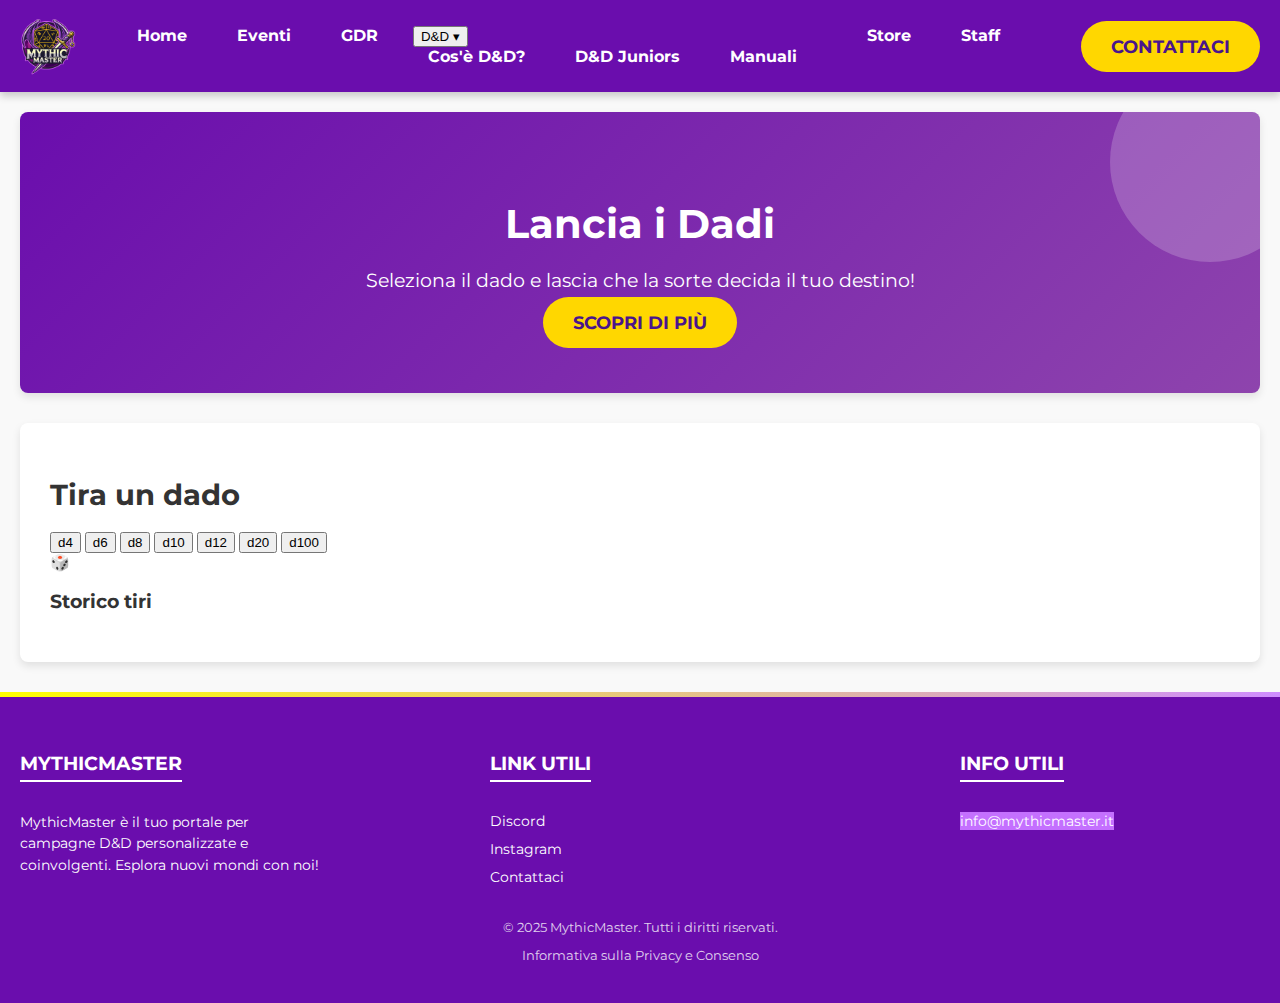
<file: dadi.html>
<html lang="it">
<head>
    <meta charset="UTF-8">
    <meta name="viewport" content="width=device-width, initial-scale=1.0">
    <title>MythicMaster | Dadi</title>
    <link href="https://fonts.googleapis.com/css2?family=Montserrat:wght@400;700&display=swap" rel="stylesheet">
    <link href="https://cdnjs.cloudflare.com/ajax/libs/font-awesome/5.15.4/css/all.min.css" rel="stylesheet">
    <link rel="stylesheet" href="https://cdnjs.cloudflare.com/ajax/libs/font-awesome/6.0.0-beta3/css/all.min.css">
    <link rel="shortcut icon" href="img/Logo.png" type="image/x-icon">
    <link rel="stylesheet" href="css/style.css">
</head>
<body>
    <!-- Scroll Bar --> 
    <div class="custom-scroll"></div>

    <!-- Scroll-to-Top Button -->
    <div class="scroll-to-top" id="scrollToTop">
        ↑
    </div>

    <!-- Navbar -->
    <header>
        <nav>
            <a href="index.html"><img src="img/Logo.png" alt="MythicMaster Logo" class="logo"></a>

            <ul class="desktop-menu" role="menubar" aria-label="Menu principale">
            <li role="none"><a role="menuitem" href="index.html">Home</a></li>
            <li role="none"><a role="menuitem" href="eventi.html">Eventi</a></li>
            <li role="none"><a role="menuitem" href="GDR.html">GDR</a></li>

            <li class="has-dropdown" role="none">
                <button class="dropdown-toggle" aria-expanded="false" aria-controls="dd-submenu" aria-haspopup="true">D&amp;D ▾</button>
                <ul id="dd-submenu" class="dropdown" role="menu" aria-label="Sottomenu D&D">
                <li role="none"><a role="menuitem" href="D&D.html">Cos'è D&amp;D?</a></li>
                <li role="none"><a role="menuitem" href="D&Djuniors.html">D&amp;D Juniors</a></li>
                <li role="none"><a role="menuitem" href="manuali.html">Manuali</a></li>
                </ul>
            </li>

            <li role="none"><a role="menuitem" href="store.html" class="active">Store</a></li>
            <li role="none"><a role="menuitem" href="staff.html">Staff</a></li>
            </ul>

            <a href="contact.html" class="btn cta-btn">Contattaci</a>

            <button class="mobile-menu-icon" id="mobileToggle" aria-controls="mobileMenu" aria-expanded="false" aria-label="Apri menu">☰</button>

            <aside id="mobileMenu" class="mobile-menu" aria-hidden="true" role="dialog" aria-label="Menu mobile">
            <nav>
                <ul class="mobile-list">
                <li style="--i:1"><a href="index.html">Home</a></li>
                <li style="--i:2"><a href="eventi.html">Eventi</a></li>
                <li style="--i:3"><a href="GDR.html">GDR</a></li>

                <li class="mobile-has-dropdown" style="--i:4">
                    <button class="mobile-dropdown-toggle" aria-expanded="false">D&amp;D ▸</button>
                    <ul class="mobile-submenu">
                    <li><a href="D&D.html">Cos'è D&amp;D?</a></li>
                    <li><a href="D&Djuniors.html">D&amp;D Juniors</a></li>
                    <li><a href="manuali.html">Manuali</a></li>
                    </ul>
                </li>

                <li style="--i:5"><a href="store.html" class="active">Store</a></li>
                <li style="--i:6"><a href="staff.html">Staff</a></li>
                <li class="mobile-contact" style="--i:7"><a href="contact.html" class="btn cta-btn">Contattaci</a></li>
                </ul>
            </nav>
            </aside>
        </nav>
    </header>

    <main>
        <!-- Hero -->
        <section class="hero">
            <h1>Lancia i Dadi</h1>
            <p>Seleziona il dado e lascia che la sorte decida il tuo destino!</p>
            <a href="#dadi" class="btn cta-btn">Scopri di più</a>
        </section>

        <!-- DADI -->
        <section id="dadi" class="dice-section">
            <h2>Tira un dado</h2>
            <div class="dice-buttons">
                <button data-dice="4">d4</button>
                <button data-dice="6">d6</button>
                <button data-dice="8">d8</button>
                <button data-dice="10">d10</button>
                <button data-dice="12">d12</button>
                <button data-dice="20">d20</button>
                <button data-dice="100">d100</button>
            </div>
            <div class="dice-result" id="diceResult">🎲</div>
            <div class="history">
                <h3>Storico tiri</h3>
                <ul id="historyList"></ul>
                <p id="total"></p>
            </div>
        </section>
    </main>
    
    <footer>
        <div class="footer-container">
            <!-- About Section -->
            <div id="about" class="about">
                <h3>MythicMaster</h3>
                <p>MythicMaster è il tuo portale per campagne D&D personalizzate e coinvolgenti. Esplora nuovi mondi con noi!</p>
            </div>
            <!-- Quick Links -->
            <div class="quick-links">
                <h3>Link Utili</h3>
                <ul>
                    <li><a href="https://discord.gg/hrdwByXYyW" target="_blank">Discord</a></li>
                    <li><a href="https://www.instagram.com/mythicmastergdr" target="_blank">Instagram</a></li>
                    <li><a href="contact.html">Contattaci</a></li>
                </ul>
            </div>
            <!-- Social Icons -->
            <div class="social-icons">
                <h3>Info Utili</h3>
                <ul>
                    <li><a style="background-color: #c470ff; color: white;" href="mailto:info@mythicmaster.it">info@mythicmaster.it</a></li>
                </ul>
            </div>
        </div>
        <div class="copyright">
            <p>&copy; 2025 MythicMaster. Tutti i diritti riservati.</p>
            <a href="privacy.html" target="_blank">Informativa sulla Privacy e Consenso</a>
        </div>
    </footer>

    <script src="js/script.js"></script>  
</body>
</html>
</file>
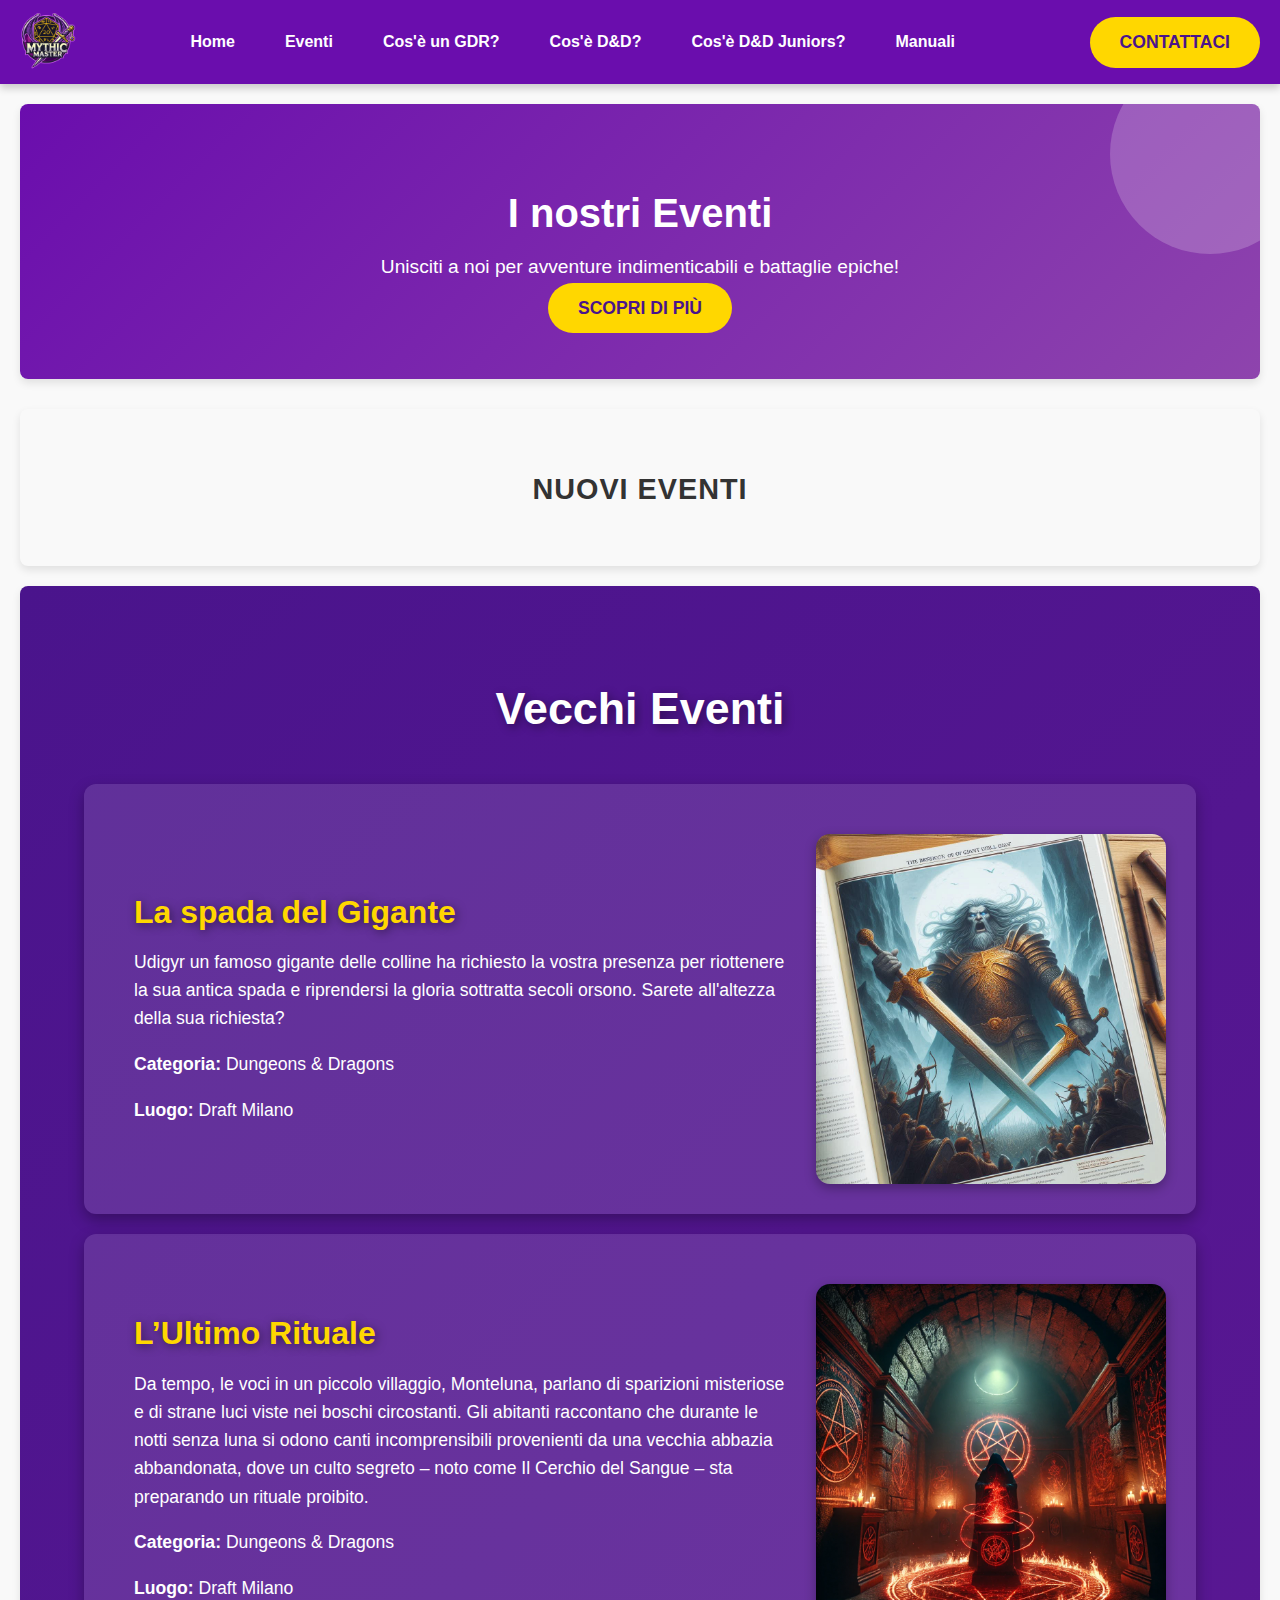
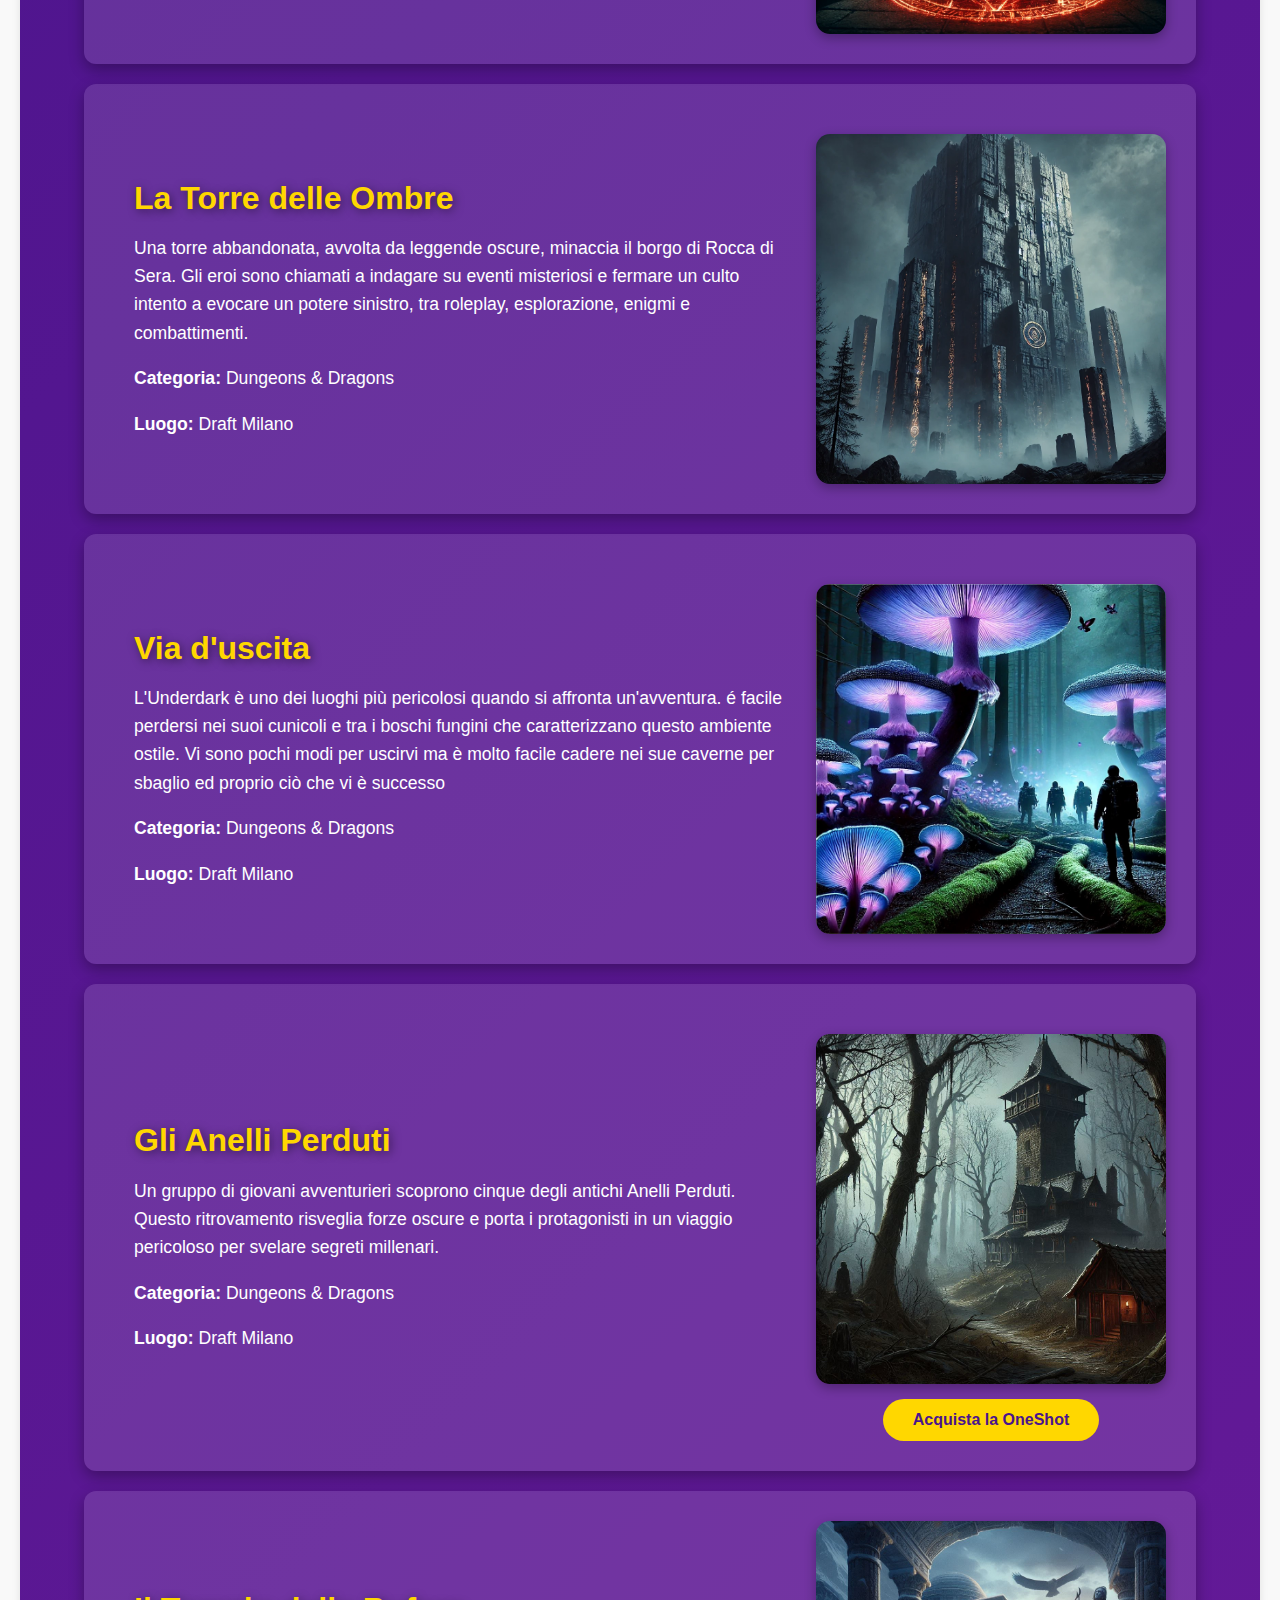
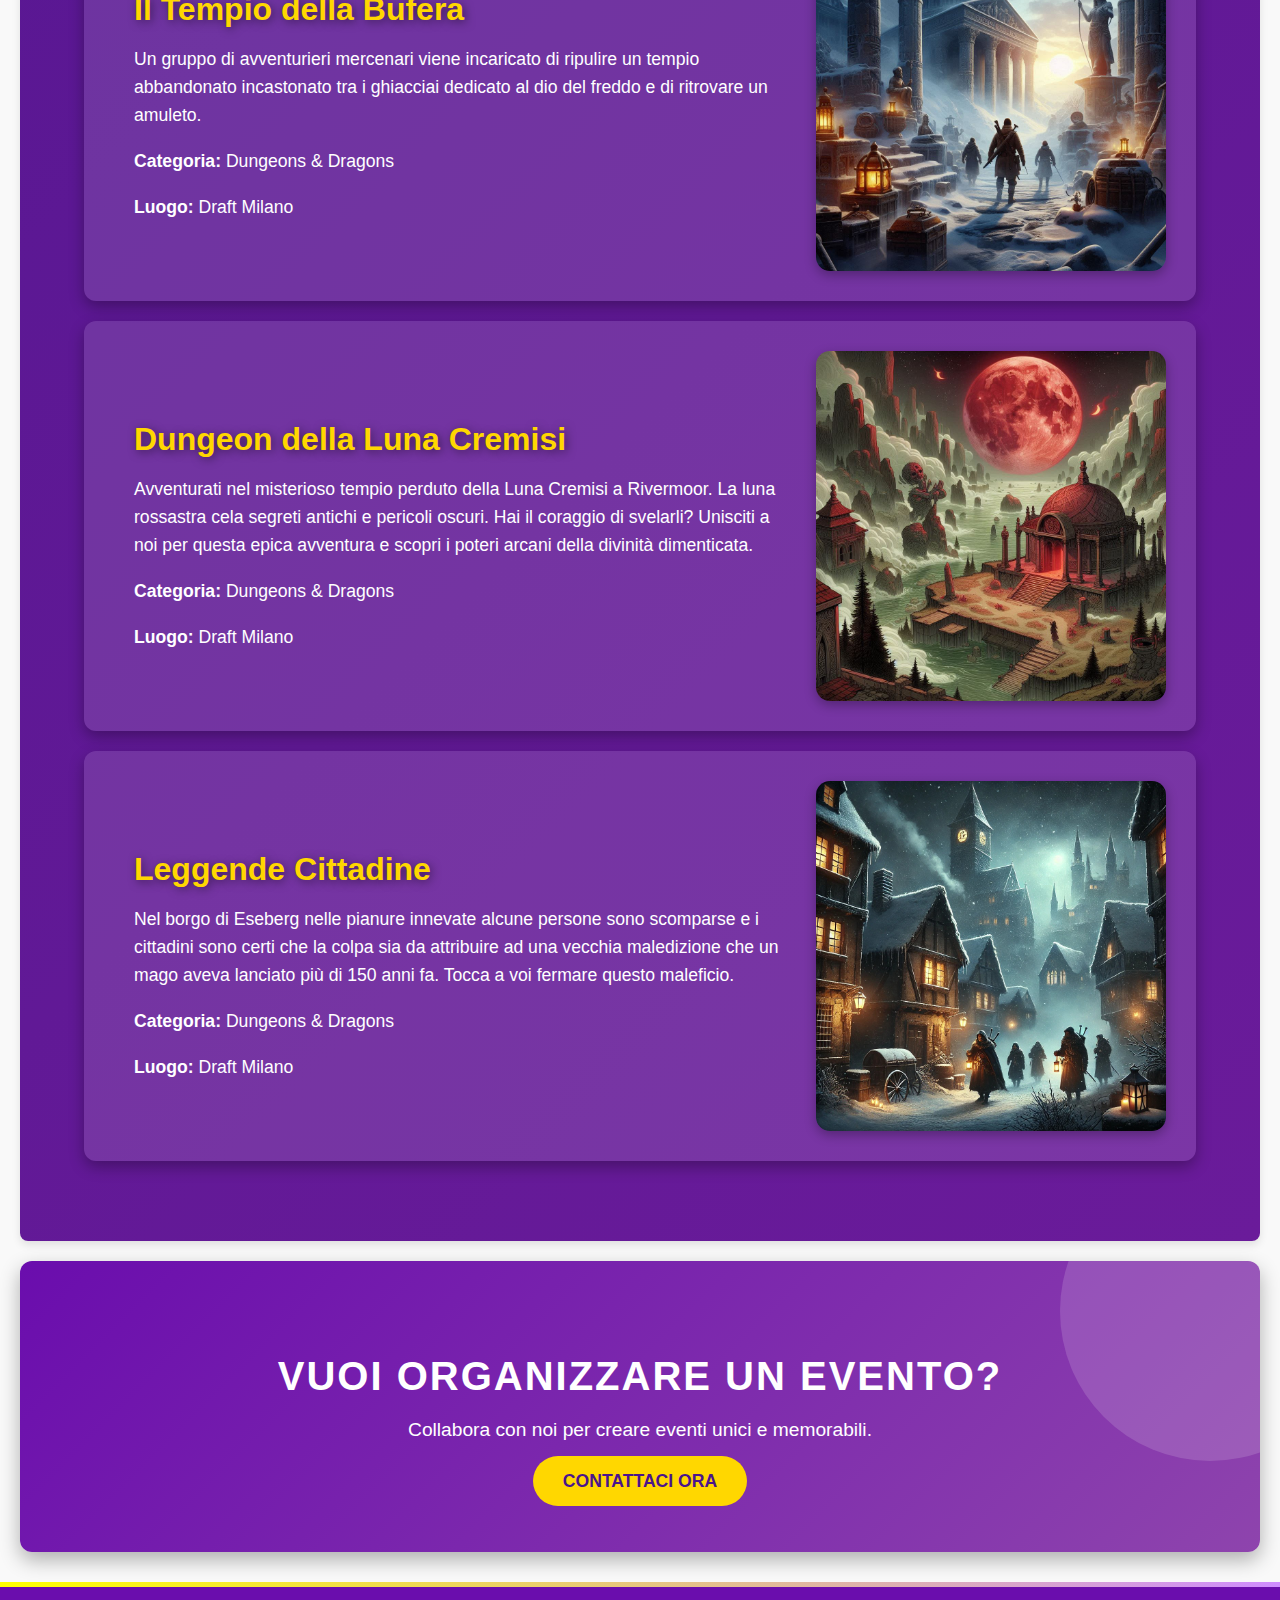
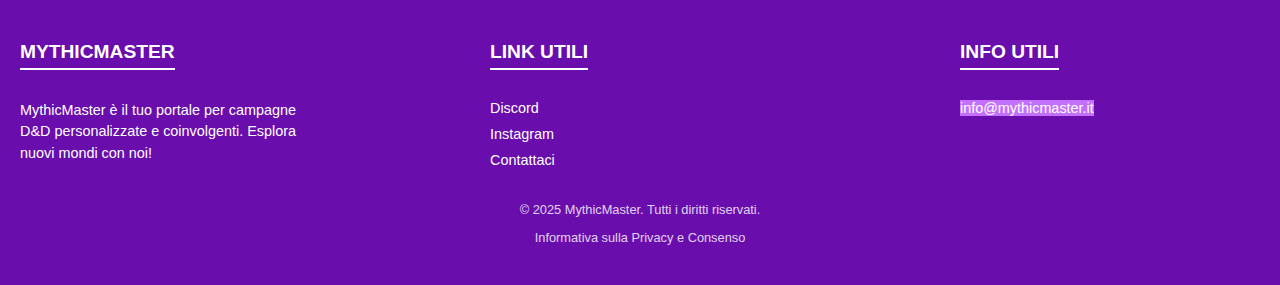
<file: eventi.html>
<!DOCTYPE html>
<html lang="it">
<head>
    <meta charset="UTF-8">
    <meta name="viewport" content="width=device-width, initial-scale=1.0">
    <title>MythicMaster | Eventi</title>
    <link rel="stylesheet" href="css/style.css">
    <link rel="stylesheet" href="https://cdnjs.cloudflare.com/ajax/libs/font-awesome/6.0.0/css/all.min.css">
    <link rel="shortcut icon" href="img/Logo.png" type="image/x-icon">
</head>
<body>
    <!-- Scroll-to-Top Button -->
    <div class="scroll-to-top" id="scrollToTop">
        ↑
    </div>
    
    <!-- Navbar -->
    <header>
        <nav>
            <a href="index.html"><img src="img/Logo.png" alt="MythicMaster Logo" class="logo"></a>
            <ul class="desktop-menu">
                <li><a href="index.html">Home</a></li>
                <li><a href="eventi.html">Eventi</a></li>
                <li><a href="GDR.html" class="active">Cos'è un GDR?</a></li>
                <li><a href="D&D.html">Cos'è D&D?</a></li>
                <li><a href="D&Djuniors.html">Cos'è D&D Juniors?</a></li>
                <li><a href="manuali.html">Manuali</a></li>
            </ul>
            <a href="https://giovannispezia.wixsite.com/mythicmaster" class="btn cta-btn">Contattaci</a>
            <div class="mobile-menu-icon" onclick="toggleMenu()">☰</div>
            <ul class="mobile-menu">
                <li><a href="index.html">Home</a></li>
                <li><a href="eventi.html">Eventi</a></li>
                <li><a href="GDR.html" class="active">Cos'è un GDR?</a></li>
                <li><a href="D&D.html">Cos'è D&D?</a></li>
                <li><a href="D&Djuniors.html">Cos'è D&D Juniors?</a></li>
                <li><a href="manuali.html">Manuali</a></li>
            </ul>
        </nav>
    </header>

    <main>
        <!-- Hero Section -->
        <section class="hero">
            <h1>I nostri Eventi</h1>
            <p>Unisciti a noi per avventure indimenticabili e battaglie epiche!</p>
            <a href="#upcoming-events" class="btn cta-btn">Scopri di più</a>
        </section>

        <!-- New Events -->
        <!--<div class="badge-sold-out">Posti Esauriti</div>-->
        <!--<a href="#" target="_blank" class="guide-button">Come posso prenotarmi?</a>-->
        <!--
            <div class="event-card">
                <div class="event-image">
                    <img src="">
                </div>
                <div class="event-details">
                    <h3></h3>
                    <p></p>
                    <p><strong>Categoria:</strong></p>
                    <p><strong>Data:</strong></p>
                    <p><strong>Orario:</strong></p>
                    <p><strong>Luogo:</strong></p>
                    <br>
                    <a href="https://www.instagram.com/mythicmastergdr/" class="extra-button">Partecipa Ora!</a>
                </div>
                <div class="event-location">
                    <h4>Locale</h4>
                    <div class="location-image">
                        <img src="">
                    </div>
                </div>
            </div>
        -->
        <section id="upcoming-events" class="upcoming-events">
            <h2>Nuovi Eventi</h2>

            
        </section>

        <!-- Past Events -->
        <section class="past-events">
            <h2>Vecchi Eventi</h2>
            <div class="past-event">
                <div class="event-content">
                    <h3>La spada del Gigante</h3>
                    <p>Udigyr un famoso gigante delle colline ha richiesto la vostra presenza per riottenere la sua antica spada e riprendersi la gloria sottratta secoli orsono. Sarete all'altezza della sua richiesta?</p>
                    <p><strong>Categoria:</strong> Dungeons & Dragons</p>
                    <p><strong>Luogo:</strong> Draft Milano</p>
                </div>
            
                <div class="event-img-container">
                    <img src="img-events/spadaGigante.png" alt="Avventura nelle Terre Oscure">
                </div>
            </div>
            <div class="past-event">
                <div class="event-content">
                    <h3>L’Ultimo Rituale</h3>
                    <p>Da tempo, le voci in un piccolo villaggio, Monteluna, parlano di sparizioni misteriose e di strane luci viste nei boschi circostanti. Gli abitanti raccontano che durante le notti senza luna si odono canti incomprensibili provenienti da una vecchia abbazia abbandonata, dove un culto segreto – noto come Il Cerchio del Sangue – sta preparando un rituale proibito.</p>
                    <p><strong>Categoria:</strong> Dungeons & Dragons</p>
                    <p><strong>Luogo:</strong> Draft Milano</p>
                </div>
            
                <div class="event-img-container">
                    <img src="img-events/UltimoRituale.png" alt="Avventura nelle Terre Oscure">
                </div>
            </div>
            <div class="past-event">
                <div class="event-content">
                    <h3>La Torre delle Ombre</h3>
                    <p>Una torre abbandonata, avvolta da leggende oscure, minaccia il borgo di Rocca di Sera. Gli eroi sono chiamati a indagare su eventi misteriosi e fermare un culto intento a evocare un potere sinistro, tra roleplay, esplorazione, enigmi e combattimenti.</p>
                    <p><strong>Categoria:</strong> Dungeons & Dragons</p>
                    <p><strong>Luogo:</strong> Draft Milano</p>
                </div>
            
                <div class="event-img-container">
                    <img src="img-events/TorreDelleOmbre.png" alt="Avventura nelle Terre Oscure">
                </div>
            </div>

            <div class="past-event">
                <div class="event-content">
                    <h3>Via d'uscita</h3>
                    <p>L'Underdark è uno dei luoghi più pericolosi quando si affronta un'avventura. é facile perdersi nei suoi cunicoli e tra i boschi fungini che caratterizzano questo ambiente ostile. Vi sono pochi modi per uscirvi ma è molto facile cadere nei sue caverne per sbaglio ed proprio ciò che vi è successo </p>
                    <p><strong>Categoria:</strong> Dungeons & Dragons</p>
                    <p><strong>Luogo:</strong> Draft Milano</p>
                </div>
            
                <div class="event-img-container">
                    <img src="img-events/ViaUscita.png" alt="Avventura nelle Terre Oscure">
                </div>
            </div>
            
            <div class="past-event">
                <div class="event-content">
                    <h3>Gli Anelli Perduti</h3>
                    <p>Un gruppo di giovani avventurieri scoprono cinque degli antichi Anelli Perduti. Questo ritrovamento risveglia forze oscure e porta i protagonisti in un viaggio pericoloso per svelare segreti millenari.</p>
                    <p><strong>Categoria:</strong> Dungeons & Dragons</p>
                    <p><strong>Luogo:</strong> Draft Milano</p>
                </div>
            
                <div class="event-img-container">
                    <img src="img-events/anelliPerduti.png" alt="Avventura nelle Terre Oscure">
                    <a href="https://www.paypal.me/GioSpezia/10EUR" class="purchase-btn">
                        Acquista la OneShot
                    </a>
                </div>
            </div>            

            <div class="past-event-grid">
                <div class="past-event">
                    <div class="event-content">
                        <h3>Il Tempio della Bufera</h3>
                        <p>Un gruppo di avventurieri mercenari viene incaricato di ripulire un tempio abbandonato incastonato tra i ghiacciai dedicato al dio del freddo e di ritrovare un amuleto.</p>
                        <p><strong>Categoria:</strong> Dungeons & Dragons</p>
                        <p><strong>Luogo:</strong> Draft Milano</p>
                    </div>
                    <img src="img-events/TempiodellaBufera.png">
                </div>
            </div>

            <div class="past-event-grid">
                <div class="past-event">
                    <div class="event-content">
                        <h3>Dungeon della Luna Cremisi</h3>
                        <p>Avventurati nel misterioso tempio perduto della Luna Cremisi a Rivermoor. La luna rossastra cela segreti antichi e pericoli oscuri. Hai il coraggio di svelarli? Unisciti a noi per questa epica avventura e scopri i poteri arcani della divinità dimenticata.</p>
                        <p><strong>Categoria:</strong> Dungeons & Dragons</p>
                        <p><strong>Luogo:</strong> Draft Milano</p>
                    </div>
                    <img src="img-events/DungeonLucaCremisi.png"">
                </div>
            </div>

            <div class="past-event-grid">
                <div class="past-event">
                    <div class="event-content">
                        <h3>Leggende Cittadine</h3>
                        <p>Nel borgo di  Eseberg nelle pianure innevate alcune persone sono scomparse e i cittadini sono certi che la colpa sia da attribuire ad una vecchia maledizione che un mago aveva lanciato più di 150 anni fa. Tocca a voi fermare questo maleficio.</p>
                        <p><strong>Categoria:</strong> Dungeons & Dragons</p>
                        <p><strong>Luogo:</strong> Draft Milano</p>
                    </div>
                    <img src="img-events/LeggendeCittadine.jpg">
                </div>
            </div>
        </section>

        <!-- Call to Action -->
        <section class="cta-section">
            <h2>Vuoi Organizzare un Evento?</h2>
            <p>Collabora con noi per creare eventi unici e memorabili.</p>
            <a href="https://giovannispezia.wixsite.com/mythicmaster" class="btn cta-btn">Contattaci Ora</a>
        </section>

    </main>

    <footer>
        <div class="footer-container">
            <!-- About Section -->
            <div id="about" class="about">
                <h3>MythicMaster</h3>
                <p>MythicMaster è il tuo portale per campagne D&D personalizzate e coinvolgenti. Esplora nuovi mondi con noi!</p>
            </div>
            <!-- Quick Links -->
            <div class="quick-links">
                <h3>Link Utili</h3>
                <ul>
                    <li><a href="https://discord.gg/hrdwByXYyW" target="_blank">Discord</a></li>
                    <li><a href="https://www.instagram.com/mythicmastergdr" target="_blank">Instagram</a></li>
                    <li><a href="https://giovannispezia.wixsite.com/mythicmaster">Contattaci</a></li>
                </ul>
            </div>
            <!-- Social Icons -->
            <div class="social-icons">
                <h3>Info Utili</h3>
                <ul>
                    <li><a style="background-color: #c470ff; color: white;" href="mailto:info@mythicmaster.it">info@mythicmaster.it</a></li>
                </ul>
            </div>
        </div>
        <div class="copyright">
            <p>&copy; 2025 MythicMaster. Tutti i diritti riservati.</p>
            <a href="privacy.html" target="_blank">Informativa sulla Privacy e Consenso</a>
        </div>
    </footer>
    
    <script src="js/script.js" defer></script>
</body>
</html>
</file>
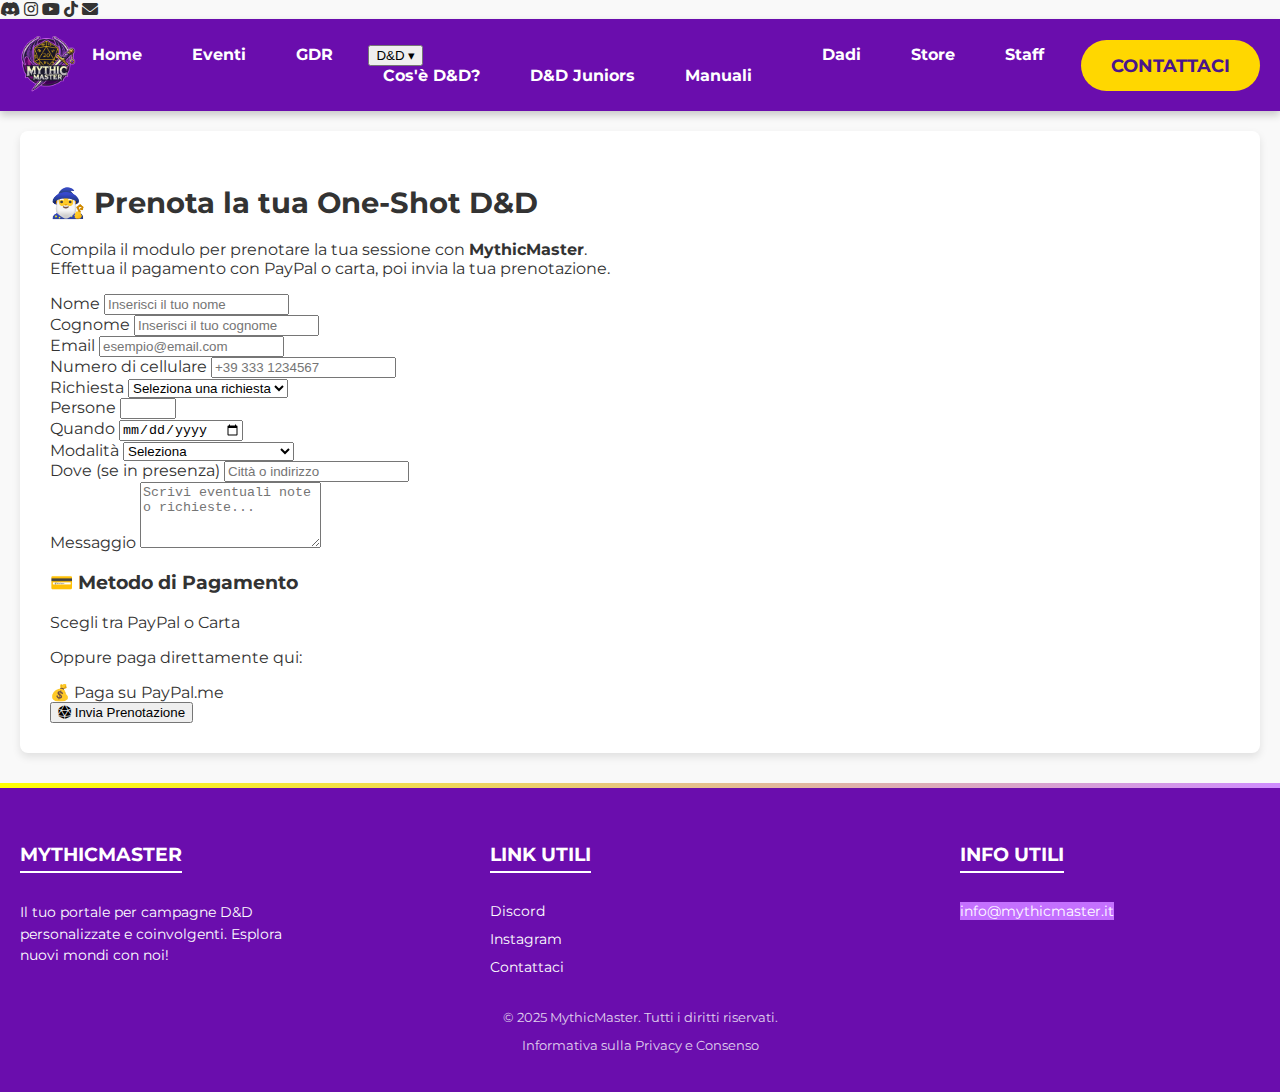
<file: form-pagamento.html>
<!DOCTYPE html>
<html lang="it">
<head>
    <meta charset="UTF-8">
    <meta name="viewport" content="width=device-width, initial-scale=1.0">
    <title>MythicMaster – Prenotazione D&D</title>
    <link href="https://fonts.googleapis.com/css2?family=Montserrat:wght@400;700&display=swap" rel="stylesheet">
    <link href="https://cdnjs.cloudflare.com/ajax/libs/font-awesome/6.0.0-beta3/css/all.min.css" rel="stylesheet">
    <link rel="shortcut icon" href="img/Logo.png" type="image/x-icon">
    <link rel="stylesheet" href="css/style.css">
    <!-- SDK PayPal -->
    <script src="https://www.paypal.com/sdk/js?client-id=sb&currency=EUR"></script>
</head>
<body>

    <!-- Sidebar Social -->
    <div class="social-sidebar">
        <a href="https://discord.mythicmaster.it" class="discord" target="_blank"><i class="fab fa-discord"></i></a>
        <a href="https://www.instagram.com/mythicmaster.it" class="instagram" target="_blank"><i class="fab fa-instagram"></i></a>
        <a href="https://www.youtube.com/@mythicmaster" class="youtube" target="_blank"><i class="fab fa-youtube"></i></a>
        <a href="https://www.tiktok.com/@mythicmaster.it" class="tiktok" target="_blank"><i class="fab fa-tiktok"></i></a>
        <a href="mailto:info@mythicmaster.it" class="mail"><i class="fas fa-envelope"></i></a>
    </div>

    <!-- Navbar -->
    <header>
        <nav>
            <a href="https://mythicmaster.it"><img src="img/Logo.png" alt="MythicMaster Logo" class="logo"></a>
            <ul class="desktop-menu">
                <li><a href="https://mythicmaster.it">Home</a></li>
                <li><a href="eventi.html">Eventi</a></li>
                <li><a href="GDR.html">GDR</a></li>
                <li class="has-dropdown">
                    <button class="dropdown-toggle">D&D ▾</button>
                    <ul class="dropdown">
                        <li><a href="D&D.html">Cos'è D&D?</a></li>
                        <li><a href="D&Djuniors.html">D&D Juniors</a></li>
                        <li><a href="manuali.html">Manuali</a></li>
                    </ul>
                </li>
                <li><a href="dadi.html">Dadi</a></li>
                <li><a href="https://store.mythicmaster.it">Store</a></li>
                <li><a href="staff.html">Staff</a></li>
            </ul>
            <a href="contact.html" class="btn cta-btn">Contattaci</a>
            <button class="mobile-menu-icon" id="mobileToggle">☰</button>
        </nav>
    </header>

    <!-- Modulo Prenotazione -->
    <main>
        <section class="booking-form">
            <h2>🧙‍♂️ Prenota la tua One-Shot D&D</h2>
            <p class="form-desc">
                Compila il modulo per prenotare la tua sessione con <strong>MythicMaster</strong>.<br>
                Effettua il pagamento con PayPal o carta, poi invia la tua prenotazione.
            </p>

            <form id="prenotazioneForm" class="styled-form">
                <div class="form-grid">
                    <div class="form-group">
                        <label for="nome">Nome</label>
                        <input type="text" id="nome" required placeholder="Inserisci il tuo nome">
                    </div>

                    <div class="form-group">
                        <label for="cognome">Cognome</label>
                        <input type="text" id="cognome" required placeholder="Inserisci il tuo cognome">
                    </div>

                    <div class="form-group">
                        <label for="email">Email</label>
                        <input type="email" id="email" required placeholder="esempio@email.com">
                    </div>

                    <div class="form-group">
                        <label for="telefono">Numero di cellulare</label>
                        <input type="tel" id="telefono" required placeholder="+39 333 1234567">
                    </div>

                    <div class="form-group full">
                        <label for="richiesta">Richiesta</label>
                        <select id="richiesta" required>
                            <option value="">Seleziona una richiesta</option>
                            <option value="oneshot">One-Shot Classica</option>
                            <option value="campagna">Mini Campagna</option>
                            <option value="evento">Evento Personalizzato</option>
                        </select>
                    </div>

                    <div class="form-group">
                        <label for="persone">Persone</label>
                        <input type="number" id="persone" min="1" max="10" required>
                    </div>

                    <div class="form-group">
                        <label for="quando">Quando</label>
                        <input type="date" id="quando" required>
                    </div>

                    <div class="form-group">
                        <label for="modalita">Modalità</label>
                        <select id="modalita" required>
                            <option value="">Seleziona</option>
                            <option value="online">Online (Discord o Roll20)</option>
                            <option value="presenza">In Presenza</option>
                        </select>
                    </div>

                    <div class="form-group full">
                        <label for="dove">Dove (se in presenza)</label>
                        <input type="text" id="dove" placeholder="Città o indirizzo">
                    </div>

                    <div class="form-group full">
                        <label for="messaggio">Messaggio</label>
                        <textarea id="messaggio" rows="4" placeholder="Scrivi eventuali note o richieste..."></textarea>
                    </div>
                </div>

                <h3 class="payment-title">💳 Metodo di Pagamento</h3>
                <p class="payment-desc">Scegli tra PayPal o Carta</p>

                <div class="payment-buttons">
                    <div id="paypal-button-container"></div>
                    <div class="paypal-fallback">
                        <p>Oppure paga direttamente qui:</p>
                        <a href="https://www.paypal.com/paypalme/giospezia" target="_blank" class="paypal-link">
                            💰 Paga su PayPal.me
                        </a>
                    </div>
                </div>

                <button type="submit" class="btn-submit"><i class="fas fa-dice-d20"></i> Invia Prenotazione</button>
            </form>
        </section>
    </main>

    <!-- Footer -->
    <footer>
        <div class="footer-container">
            <div class="about">
                <h3>MythicMaster</h3>
                <p>Il tuo portale per campagne D&D personalizzate e coinvolgenti. Esplora nuovi mondi con noi!</p>
            </div>
            <div class="quick-links">
                <h3>Link Utili</h3>
                <ul>
                    <li><a href="https://discord.gg/hrdwByXYyW" target="_blank">Discord</a></li>
                    <li><a href="https://www.instagram.com/mythicmaster.it" target="_blank">Instagram</a></li>
                    <li><a href="contact.html">Contattaci</a></li>
                </ul>
            </div>
            <div class="social-icons">
                <h3>Info Utili</h3>
                <ul>
                    <li><a style="background-color:#c470ff;color:white;" href="mailto:info@mythicmaster.it">info@mythicmaster.it</a></li>
                </ul>
            </div>
        </div>
        <div class="copyright">
            <p>&copy; 2025 MythicMaster. Tutti i diritti riservati.</p>
            <a href="privacy.html" target="_blank">Informativa sulla Privacy e Consenso</a>
        </div>
    </footer>

        <script>
        // MAILTO
        document.getElementById("prenotazioneForm").addEventListener("submit", function(e) {
            e.preventDefault();

            // Recupero dei valori dai campi del form
            const nome = document.getElementById("nome").value;
            const cognome = document.getElementById("cognome").value;
            const email = document.getElementById("email").value;
            const telefono = document.getElementById("telefono").value;
            const richiesta = document.getElementById("richiesta").value;
            const persone = document.getElementById("persone").value;
            const quando = document.getElementById("quando").value;
            const modalita = document.getElementById("modalita").value;
            const dove = document.getElementById("dove").value;
            const messaggio = document.getElementById("messaggio").value;

            // Costruzione email
            const subject = encodeURIComponent("Prenotazione One-Shot D&D – MythicMaster");
            const body = encodeURIComponent(
                `🧙‍♂️ Nuova Prenotazione MythicMaster\n\n` +
                `👤 Nome: ${nome} ${cognome}\n` +
                `📧 Email: ${email}\n` +
                `📞 Telefono: ${telefono}\n` +
                `📜 Tipo di Richiesta: ${richiesta}\n` +
                `👥 Persone: ${persone}\n` +
                `📅 Data: ${quando}\n` +
                `🌐 Modalità: ${modalita}\n` +
                `📍 Dove: ${dove || "—"}\n\n` +
                `💬 Messaggio:\n${messaggio || "Nessun messaggio"}` +
                `\n\n💳 Pagamento effettuato tramite PayPal.` + 
                `\n\nGrazie per aver scelto MythicMaster!` + 
                `\nCi metteremo in contatto con te al più presto.` +
                `\n\n--\nMythicMaster Team`
            );

            // Apertura client di posta con campi compilati
            window.location.href = `mailto:info@mythicmaster.it?subject=${subject}&body=${body}`;
        });

        // PAYPAL BUTTON
        paypal.Buttons({
            style: { layout: 'vertical', color: 'gold', shape: 'pill', label: 'paypal' },
            createOrder: (data, actions) => actions.order.create({
                purchase_units: [{ amount: { value: '15.00' }, description: "Prenotazione One-Shot D&D – MythicMaster" }]
            }),
            onApprove: (data, actions) => actions.order.capture().then(details => {
                alert('Pagamento completato da ' + details.payer.name.given_name + '!');
            })
        }).render('#paypal-button-container');
    </script>

    <script src="js/script.js"></script>
</body>
</html>
</file>
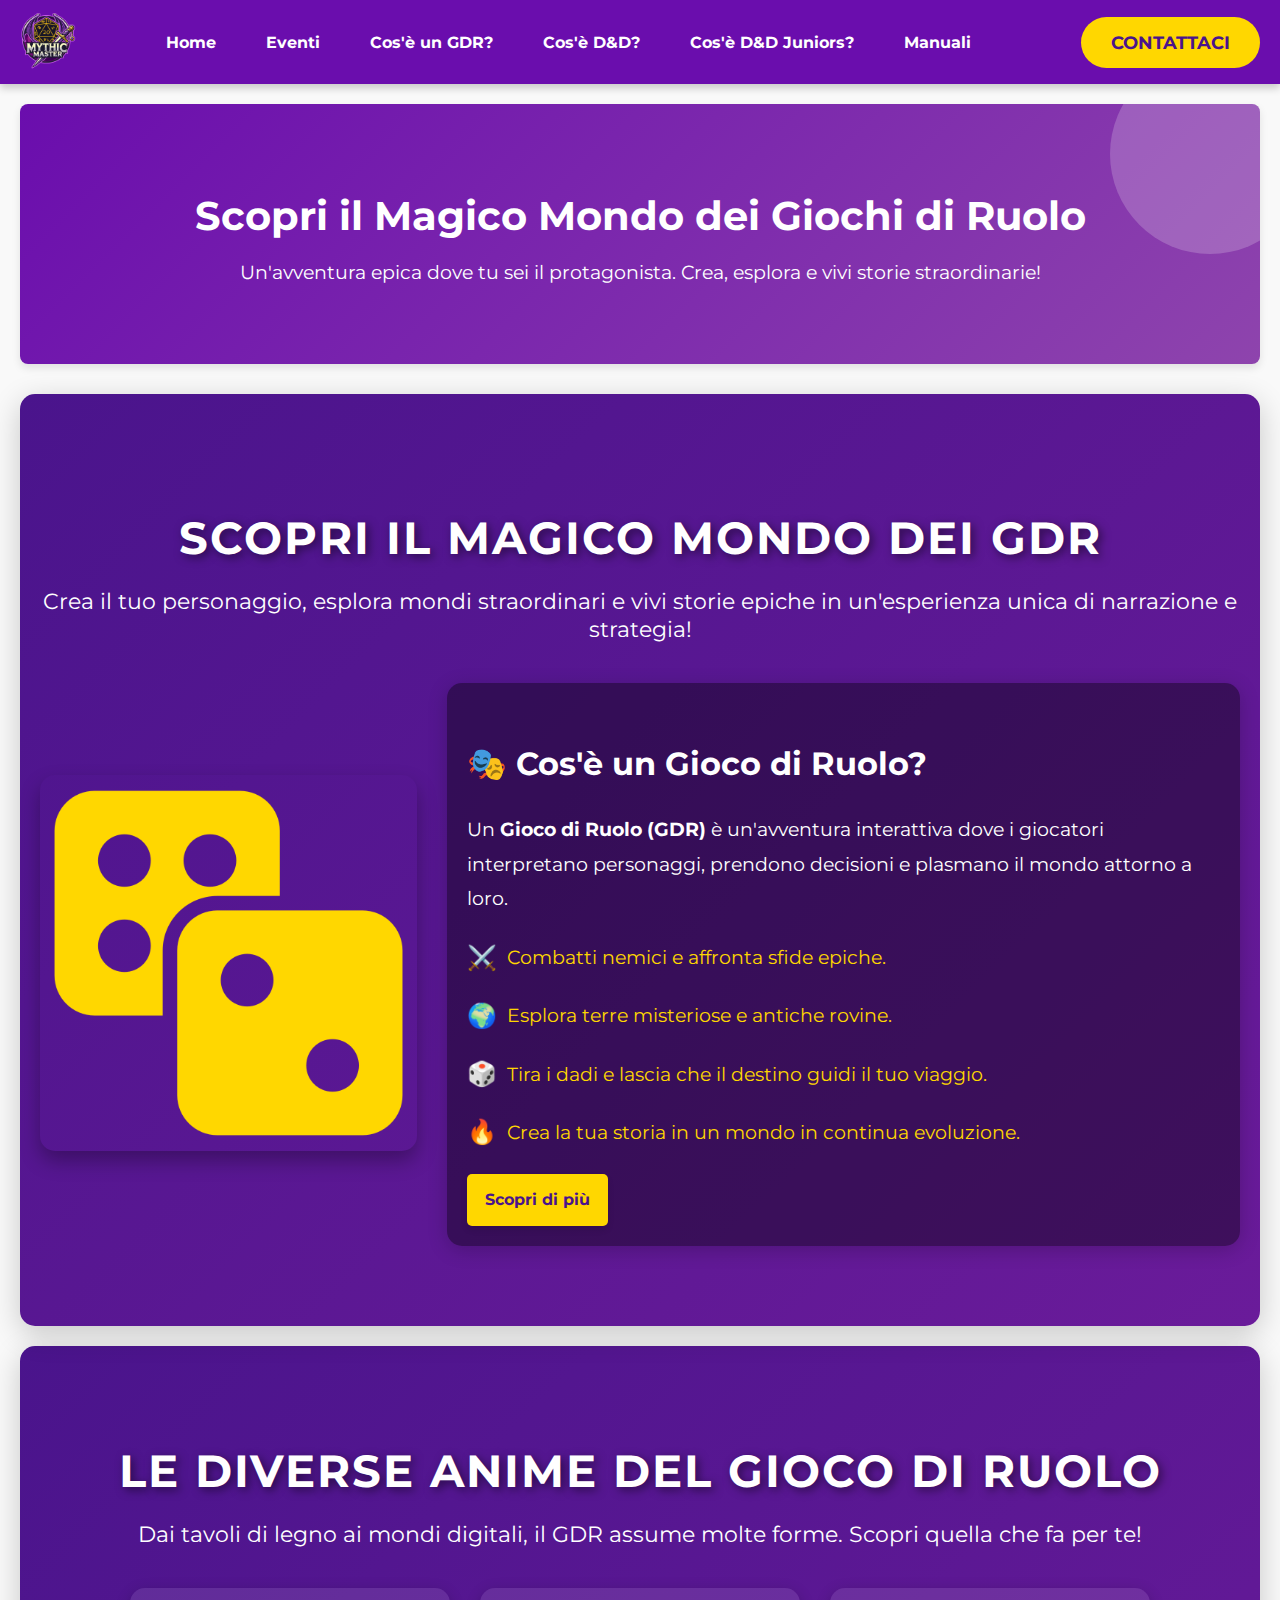
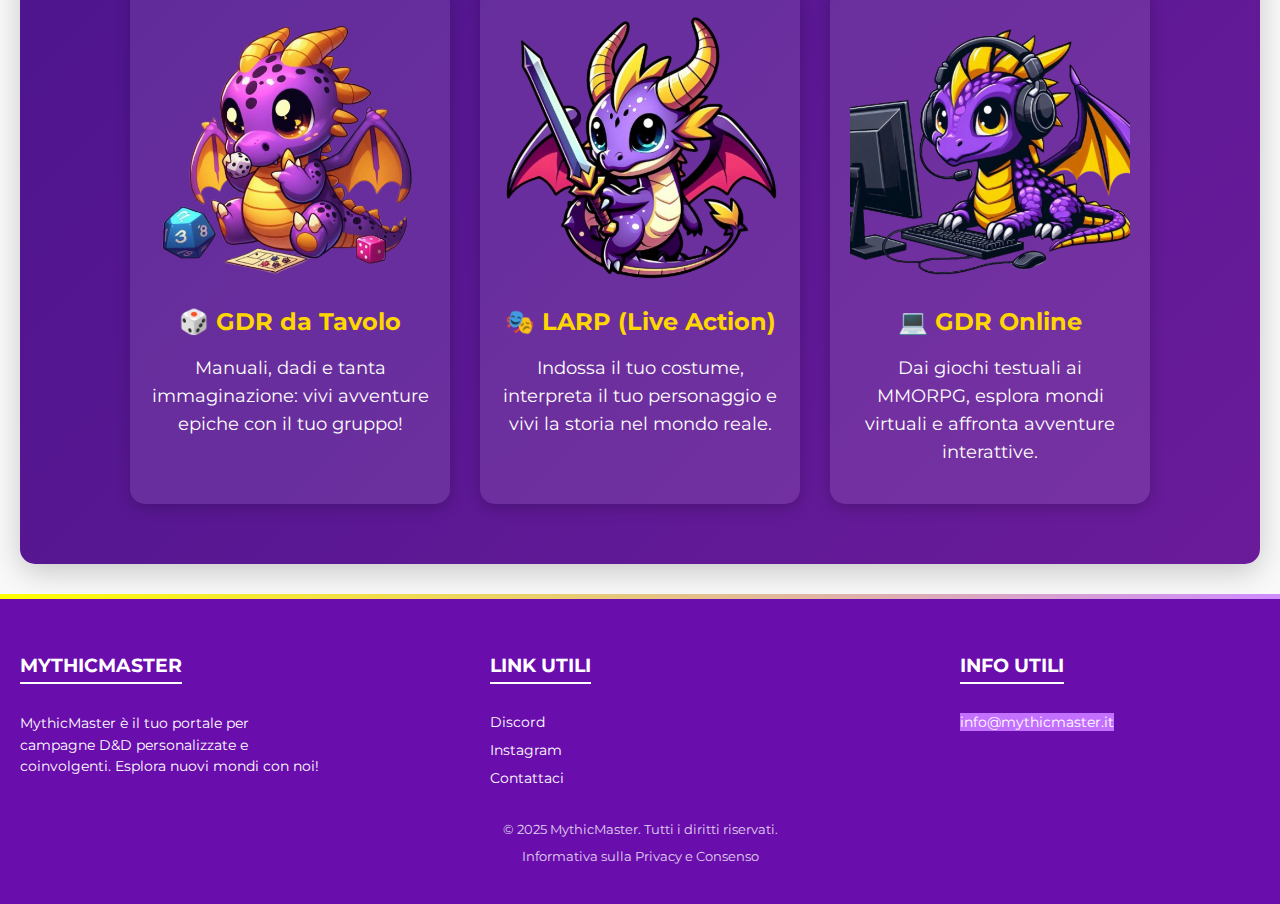
<file: GDR.html>
<!DOCTYPE html>
<html lang="it">
<head>
    <meta charset="UTF-8">
    <meta name="viewport" content="width=device-width, initial-scale=1.0">
    <title>MythicMaster | Cos'è il GDR</title>
    <link href="https://fonts.googleapis.com/css2?family=Montserrat:wght@400;700&display=swap" rel="stylesheet">
    <link rel="stylesheet" href="css/style.css">
    <link rel="shortcut icon" href="img/Logo.png" type="image/x-icon">
</head>
<body>

    <!-- Scroll-to-Top Button -->
    <div class="scroll-to-top" id="scrollToTop">↑</div>

    <!-- Navbar -->
    <header>
        <nav>
            <a href="index.html"><img src="img/Logo.png" alt="MythicMaster Logo" class="logo"></a>
            <ul class="desktop-menu">
                <li><a href="index.html">Home</a></li>
                <li><a href="eventi.html">Eventi</a></li>
                <li><a href="GDR.html" class="active">Cos'è un GDR?</a></li>
                <li><a href="D&D.html">Cos'è D&D?</a></li>
                <li><a href="D&Djuniors.html">Cos'è D&D Juniors?</a></li>
                <li><a href="manuali.html">Manuali</a></li>
            </ul>
            <a href="https://giovannispezia.wixsite.com/mythicmaster" class="btn cta-btn">Contattaci</a>
            <div class="mobile-menu-icon" onclick="toggleMenu()">☰</div>
            <ul class="mobile-menu">
                <li><a href="index.html">Home</a></li>
                <li><a href="eventi.html">Eventi</a></li>
                <li><a href="GDR.html" class="active">Cos'è un GDR?</a></li>
                <li><a href="D&D.html">Cos'è D&D?</a></li>
                <li><a href="D&Djuniors.html">Cos'è D&D Juniors?</a></li>
                <li><a href="manuali.html">Manuali</a></li>
            </ul>
        </nav>
    </header>

    <main>

        <!-- Hero Section -->
        <section class="hero">
            <h1>Scopri il Magico Mondo dei Giochi di Ruolo</h1>
            <p>Un'avventura epica dove tu sei il protagonista. Crea, esplora e vivi storie straordinarie!</p>
        </section>

        <!-- What is GDR Section -->
        <section class="what-is-gdr">
            <div class="container">
                <h2>Scopri il Magico Mondo dei GDR</h2>
                <p class="intro-text">Crea il tuo personaggio, esplora mondi straordinari e vivi storie epiche in un'esperienza unica di narrazione e strategia!</p>
                <div class="gdr-content">
                    <div class="image-container">
                        <img src="img/GDR.png" alt="Gioco di Ruolo">
                    </div>
                    <div class="text-container">
                        <h3>🎭 Cos'è un Gioco di Ruolo?</h3>
                        <p>Un <strong>Gioco di Ruolo (GDR)</strong> è un'avventura interattiva dove i giocatori interpretano personaggi, prendono decisioni e plasmano il mondo attorno a loro.</p>
                        <ul>
                            <li><span>⚔️</span> Combatti nemici e affronta sfide epiche.</li>
                            <li><span>🌍</span> Esplora terre misteriose e antiche rovine.</li>
                            <li><span>🎲</span> Tira i dadi e lascia che il destino guidi il tuo viaggio.</li>
                            <li><span>🔥</span> Crea la tua storia in un mondo in continua evoluzione.</li>
                        </ul>
                        <a href="#gdr-types" class="learn-more-btn">Scopri di più</a>
                    </div>
                </div>
            </div>
        </section>

        <!-- Tipologie di GDR -->
        <section id="gdr-types" class="gdr-types">
            <div class="container">
                <h2>Le Diverse Anime del Gioco di Ruolo</h2>
                <p class="intro-text">Dai tavoli di legno ai mondi digitali, il GDR assume molte forme. Scopri quella che fa per te!</p>
                <div class="gdr-grid">
                    <div class="gdr-card">
                        <img src="img/board-game.png" alt="GDR da Tavolo">
                        <h3>🎲 GDR da Tavolo</h3>
                        <p>Manuali, dadi e tanta immaginazione: vivi avventure epiche con il tuo gruppo!</p>
                    </div>
                    <div class="gdr-card">
                        <img src="img/concert.png" alt="LARP">
                        <h3>🎭 LARP (Live Action)</h3>
                        <p>Indossa il tuo costume, interpreta il tuo personaggio e vivi la storia nel mondo reale.</p>
                    </div>
                    <div class="gdr-card">
                        <img src="img/SpyroComputer.png" alt="GDR Digitale">
                        <h3>💻 GDR Online</h3>
                        <p>Dai giochi testuali ai MMORPG, esplora mondi virtuali e affronta avventure interattive.</p>
                    </div>
                </div>
            </div>
        </section>

    </main>

    <footer>
        <div class="footer-container">
            <!-- About Section -->
            <div id="about" class="about">
                <h3>MythicMaster</h3>
                <p>MythicMaster è il tuo portale per campagne D&D personalizzate e coinvolgenti. Esplora nuovi mondi con noi!</p>
            </div>
            <!-- Quick Links -->
            <div class="quick-links">
                <h3>Link Utili</h3>
                <ul>
                    <li><a href="https://discord.gg/hrdwByXYyW" target="_blank">Discord</a></li>
                    <li><a href="https://www.instagram.com/mythicmastergdr" target="_blank">Instagram</a></li>
                    <li><a href="https://giovannispezia.wixsite.com/mythicmaster">Contattaci</a></li>
                </ul>
            </div>
            <!-- Social Icons -->
            <div class="social-icons">
                <h3>Info Utili</h3>
                <ul>
                    <li><a style="background-color: #c470ff; color: white;" href="mailto:info@mythicmaster.it">info@mythicmaster.it</a></li>
                </ul>
            </div>
        </div>
        <div class="copyright">
            <p>&copy; 2025 MythicMaster. Tutti i diritti riservati.</p>
            <a href="privacy.html" target="_blank">Informativa sulla Privacy e Consenso</a>
        </div>
    </footer>

    <script src="js/script.js" defer></script>
</body>
</html>
</file>
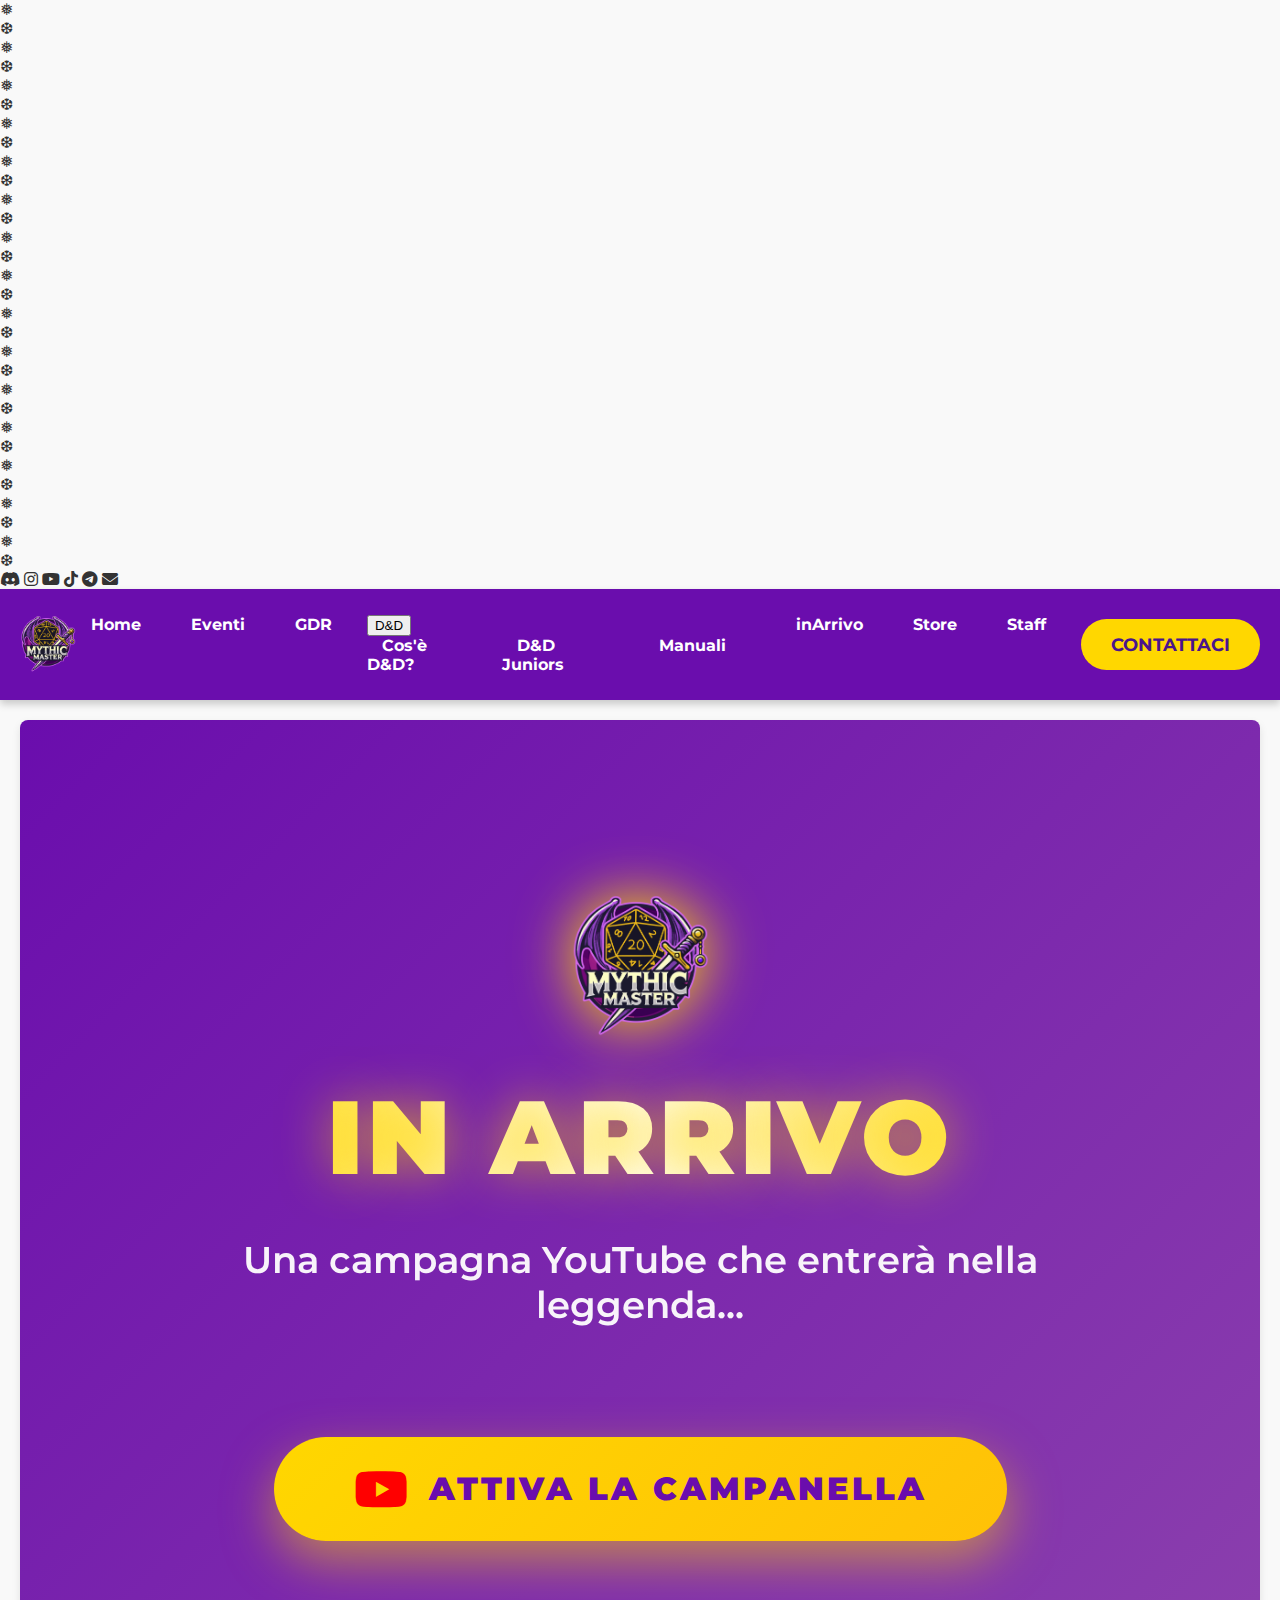
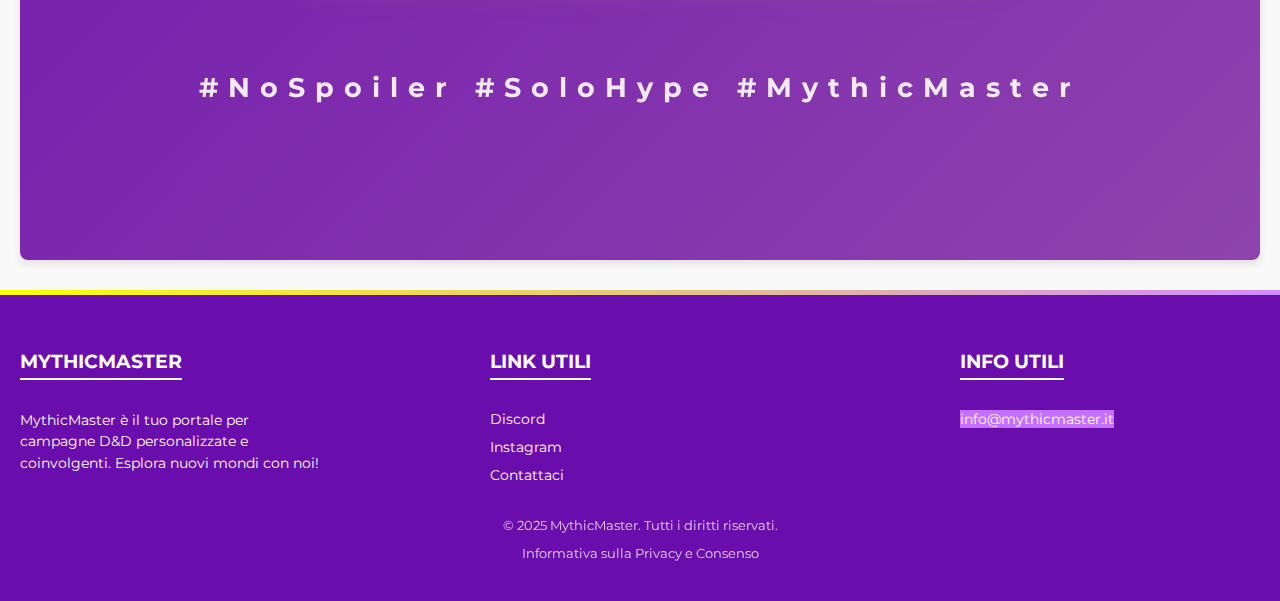
<file: inarrivo.html>
<!DOCTYPE html>
<html lang="it">
<head>
    <meta charset="UTF-8">
    <meta name="viewport" content="width=device-width, initial-scale=1.0">
    <title>MythicMaster | In Arrivo...</title>
    <link href="https://fonts.googleapis.com/css2?family=Montserrat:wght@400;700;900&display=swap" rel="stylesheet">
    <link rel="stylesheet" href="https://cdnjs.cloudflare.com/ajax/libs/font-awesome/6.5.0/css/all.min.css">
    <link rel="shortcut icon" href="img/Logo.png" type="image/x-icon">
    <link rel="stylesheet" href="css/style.css">

    <style>
        :root {
            --primary: #6a0dad;
            --primary-light: #8e44ad;
            --gold: #FFD700;
        }

        /* ===== SEZIONE COMING SOON ===== */
        .coming-soon-section {
            min-height: 100vh;
            background: linear-gradient(135deg, #6a0dad, #8e44ad);
            color: white;
            display: flex;
            align-items: center;
            justify-content: center;
            text-align: center;
            padding: 140px 20px 100px;
            position: relative;
            overflow: hidden;
        }

        .coming-soon-content {
            max-width: 900px;
            z-index: 2;
            position: relative;
        }

        .coming-soon-content img.logo-top {
            width: 140px;
            margin-bottom: 30px;
            filter: drop-shadow(0 0 30px var(--gold));
            animation: pulse 4s infinite;
        }

        .main-title {
            font-size: 6.5rem;
            font-weight: 900;
            letter-spacing: 4px;
            margin: 0 0 30px;
            background: linear-gradient(90deg, var(--gold), white, var(--gold));
            -webkit-background-clip: text;
            -webkit-text-fill-color: transparent;
            text-shadow: 0 0 50px rgba(255,215,0,0.6);
        }

        .subtitle {
            font-size: 2.3rem;
            margin-bottom: 60px;
            opacity: 0.95;
            font-weight: 600;
            color: white;
        }

        /* Pulsante YouTube */
        .cta-youtube {
            display: inline-flex;
            align-items: center;
            gap: 18px;
            background: linear-gradient(135deg, var(--gold), #FFC107);
            color: var(--primary);
            font-size: 2rem;
            font-weight: 900;
            letter-spacing: 3px;
            padding: 28px 80px;
            border-radius: 80px;
            text-decoration: none;
            text-transform: uppercase;
            box-shadow: 0 20px 50px rgba(255,215,0,0.5);
            transition: all 0.5s ease;
            margin: 50px 0;
        }

        .cta-youtube:hover {
            background: linear-gradient(135deg, var(--primary), var(--primary-light));
            color: var(--gold);
            transform: translateY(-12px) scale(1.05);
            box-shadow: 0 30px 80px rgba(106,13,173,0.8);
        }

        .cta-youtube i.fa-youtube {
            font-size: 3rem;
            color: #FF0000;
            animation: bell 2s infinite;
        }

        @keyframes bell {
            0%,100% { transform: rotate(0); }
            10%,30%,50%,70%,90% { transform: rotate(-10deg); }
            20%,40%,60%,80% { transform: rotate(10deg); }
        }

        .hashtags {
            font-size: 1.7rem;
            letter-spacing: 10px;
            margin-top: 80px;
            opacity: 0.9;
            font-weight: 700;
            color: white;
        }

        /* Responsive */
        @media (max-width: 992px) {
            .main-title { font-size: 5rem; }
            .subtitle { font-size: 2rem; }
            .cta-youtube { font-size: 1.7rem; padding: 22px 60px; }
        }

        @media (max-width: 576px) {
            .main-title { font-size: 3.5rem; }
            .subtitle { font-size: 1.6rem; }
            .cta-youtube { font-size: 1.4rem; padding: 18px 40px; gap: 12px; }
            .hashtags { font-size: 1.3rem; letter-spacing: 6px; }
        }

        @keyframes pulse {
            0%,100% { transform: scale(1); }
            50% { transform: scale(1.08); }
        }
    </style>
</head>
<body>

    <!-- Christmas Snow Effect Container -->
    <div class="snowflakes" aria-hidden="true">
        <div class="snowflake">❅</div>
        <div class="snowflake">❆</div>
        <div class="snowflake">❅</div>
        <div class="snowflake">❆</div>
        <div class="snowflake">❅</div>
        <div class="snowflake">❆</div>
        <div class="snowflake">❅</div>
        <div class="snowflake">❆</div>
        <div class="snowflake">❅</div>
        <div class="snowflake">❆</div>
        <div class="snowflake">❅</div>
        <div class="snowflake">❆</div>
        <div class="snowflake">❅</div>
        <div class="snowflake">❆</div>
        <div class="snowflake">❅</div>
        <div class="snowflake">❆</div>
        <div class="snowflake">❅</div>
        <div class="snowflake">❆</div>
        <div class="snowflake">❅</div>
        <div class="snowflake">❆</div>
        <div class="snowflake">❅</div>
        <div class="snowflake">❆</div>
        <div class="snowflake">❅</div>
        <div class="snowflake">❆</div>
        <div class="snowflake">❅</div>
        <div class="snowflake">❆</div>
        <div class="snowflake">❅</div>
        <div class="snowflake">❆</div>
        <div class="snowflake">❅</div>
        <div class="snowflake">❆</div>
    </div>

    <!-- Scroll Bar --> 
    <div class="custom-scroll"></div>

    <!-- Social Sidebar -->
    <div class="social-sidebar">
        <a href="https://discord.mythicmaster.it" class="discord" target="_blank" aria-label="Discord">
            <i class="fab fa-discord"></i>
        </a>
        <a href="https://www.instagram.com/mythicmaster.it" class="instagram" target="_blank" aria-label="Instagram">
            <i class="fab fa-instagram"></i>
        </a>
        <a href="https://www.youtube.com/@mythicmasterOfficial" class="youtube" target="_blank" aria-label="YouTube">
            <i class="fab fa-youtube"></i>
        </a>
        <a href="https://www.tiktok.com/@mythicmaster.it" class="tiktok" target="_blank" aria-label="TikTok">
            <i class="fab fa-tiktok"></i>
        </a>
        <a href="https://t.me/mythicmasterit" class="telegram" target="_blank" aria-label="Telegram">
            <i class="fab fa-telegram"></i>
        </a>
        <a href="mailto:info@mythicmaster.it" class="mail" aria-label="Email">
            <i class="fas fa-envelope"></i>
        </a>
    </div>

    <!-- Navbar -->
    <header>
        <nav>
            <a href="/"><img src="img/Logo.png" alt="MythicMaster Logo" class="logo"></a>

            <ul class="desktop-menu" role="menubar" aria-label="Menu principale">
                <li role="none"><a role="menuitem" href="/">Home</a></li>
                <li role="none"><a role="menuitem" href="/eventi">Eventi</a></li>
                <li role="none"><a role="menuitem" href="/GDR">GDR</a></li>

                <li class="has-dropdown" role="none">
                    <button class="dropdown-toggle" aria-expanded="false" aria-controls="dd-submenu" aria-haspopup="true">D&D</button>
                    <ul id="dd-submenu" class="dropdown" role="menu" aria-label="Sottomenu D&D">
                        <li role="none"><a role="menuitem" href="/D&D">Cos'è D&D?</a></li>
                        <li role="none"><a role="menuitem" href="/D&Djuniors">D&D Juniors</a></li>
                        <li role="none"><a role="menuitem" href="/manuali">Manuali</a></li>
                    </ul>
                </li>

                <li role="none"><a role="menuitem" href="/inarrivo">inArrivo</a></li>
                <li role="none"><a role="menuitem" href="/store">Store</a></li>
                <li role="none"><a role="menuitem" href="/staff">Staff</a></li>
            </ul>

            <a href="/contact" class="btn cta-btn">Contattaci</a>

            <button class="mobile-menu-icon" id="mobileToggle" aria-controls="mobileMenu" aria-expanded="false" aria-label="Apri menu">
                <span class="bar"></span>
                <span class="bar"></span>
                <span class="bar"></span>
            </button>

            <aside id="mobileMenu" class="mobile-menu" aria-hidden="true" role="dialog" aria-label="Menu mobile">
                <nav>
                    <ul class="mobile-list">
                        <li style="--i:1"><a href="/">Home</a></li>
                        <li style="--i:2"><a href="/eventi">Eventi</a></li>
                        <li style="--i:3"><a href="/GDR">GDR</a></li>

                        <li class="mobile-has-dropdown" style="--i:4">
                            <button class="mobile-dropdown-toggle" aria-expanded="false">D&D</button>
                            <ul class="mobile-submenu">
                                <li><a href="/D&D">Cos'è D&D?</a></li>
                                <li><a href="/D&Djuniors">D&D Juniors</a></li>
                                <li><a href="/manuali">Manuali</a></li>
                            </ul>
                        </li>

                        <li style="--i:5"><a href="/inarrivo">inArrivo</a></li>
                        <li style="--i:6"><a href="/store">Store</a></li>
                        <li style="--i:7"><a href="/staff">Staff</a></li>
                        <li class="mobile-contact" style="--i:8"><a href="/contact" class="btn cta-btn">Contattaci</a></li>
                    </ul>
                </nav>
            </aside>
        </nav>
    </header>

    <!-- ===== HERO COMING SOON ===== -->
    <section class="coming-soon-section">
        <div class="coming-soon-content">
            <img src="img/Logo.png" alt="MythicMaster" class="logo-top">

            <h1 class="main-title">IN ARRIVO</h1>
            <p class="subtitle">Una campagna YouTube che entrerà nella leggenda...</p>

            <a href="https://www.youtube.com/@mythicmasterOfficial" target="_blank" class="cta-youtube">
                <i class="fab fa-youtube"></i>
                ATTIVA LA CAMPANELLA
            </a>

            <p class="hashtags">#NoSpoiler #SoloHype #MythicMaster</p>
        </div>
    </section>

    <!-- FOOTER IDENTICO AL TUO -->
    <footer>
        <div class="footer-container">
            <div id="about" class="about">
                <h3>MythicMaster</h3>
                <p>MythicMaster è il tuo portale per campagne D&D personalizzate e coinvolgenti. Esplora nuovi mondi con noi!</p>
            </div>
            <div class="quick-links">
                <h3>Link Utili</h3>
                <ul>
                    <li><a href="https://discord.gg/hrdwByXYyW" target="_blank">Discord</a></li>
                    <li><a href="https://www.instagram.com/mythicmaster.it" target="_blank">Instagram</a></li>
                    <li><a href="/contact">Contattaci</a></li>
                </ul>
            </div>
            <div class="social-icons">
                <h3>Info Utili</h3>
                <ul>
                    <li><a style="background-color: #c470ff; color: white;" href="mailto:info@mythicmaster.it">info@mythicmaster.it</a></li>
                </ul>
            </div>
        </div>
        <div class="copyright">
            <p>© 2025 MythicMaster. Tutti i diritti riservati.</p>
            <a href="/privacy" target="_blank">Informativa sulla Privacy e Consenso</a>
        </div>
    </footer>

    <!-- Scroll to top -->
    <div class="scroll-to-top" id="scrollToTop">Up Arrow</div>

    <script src="js/script.js"></script>
</body>
</html>
</file>
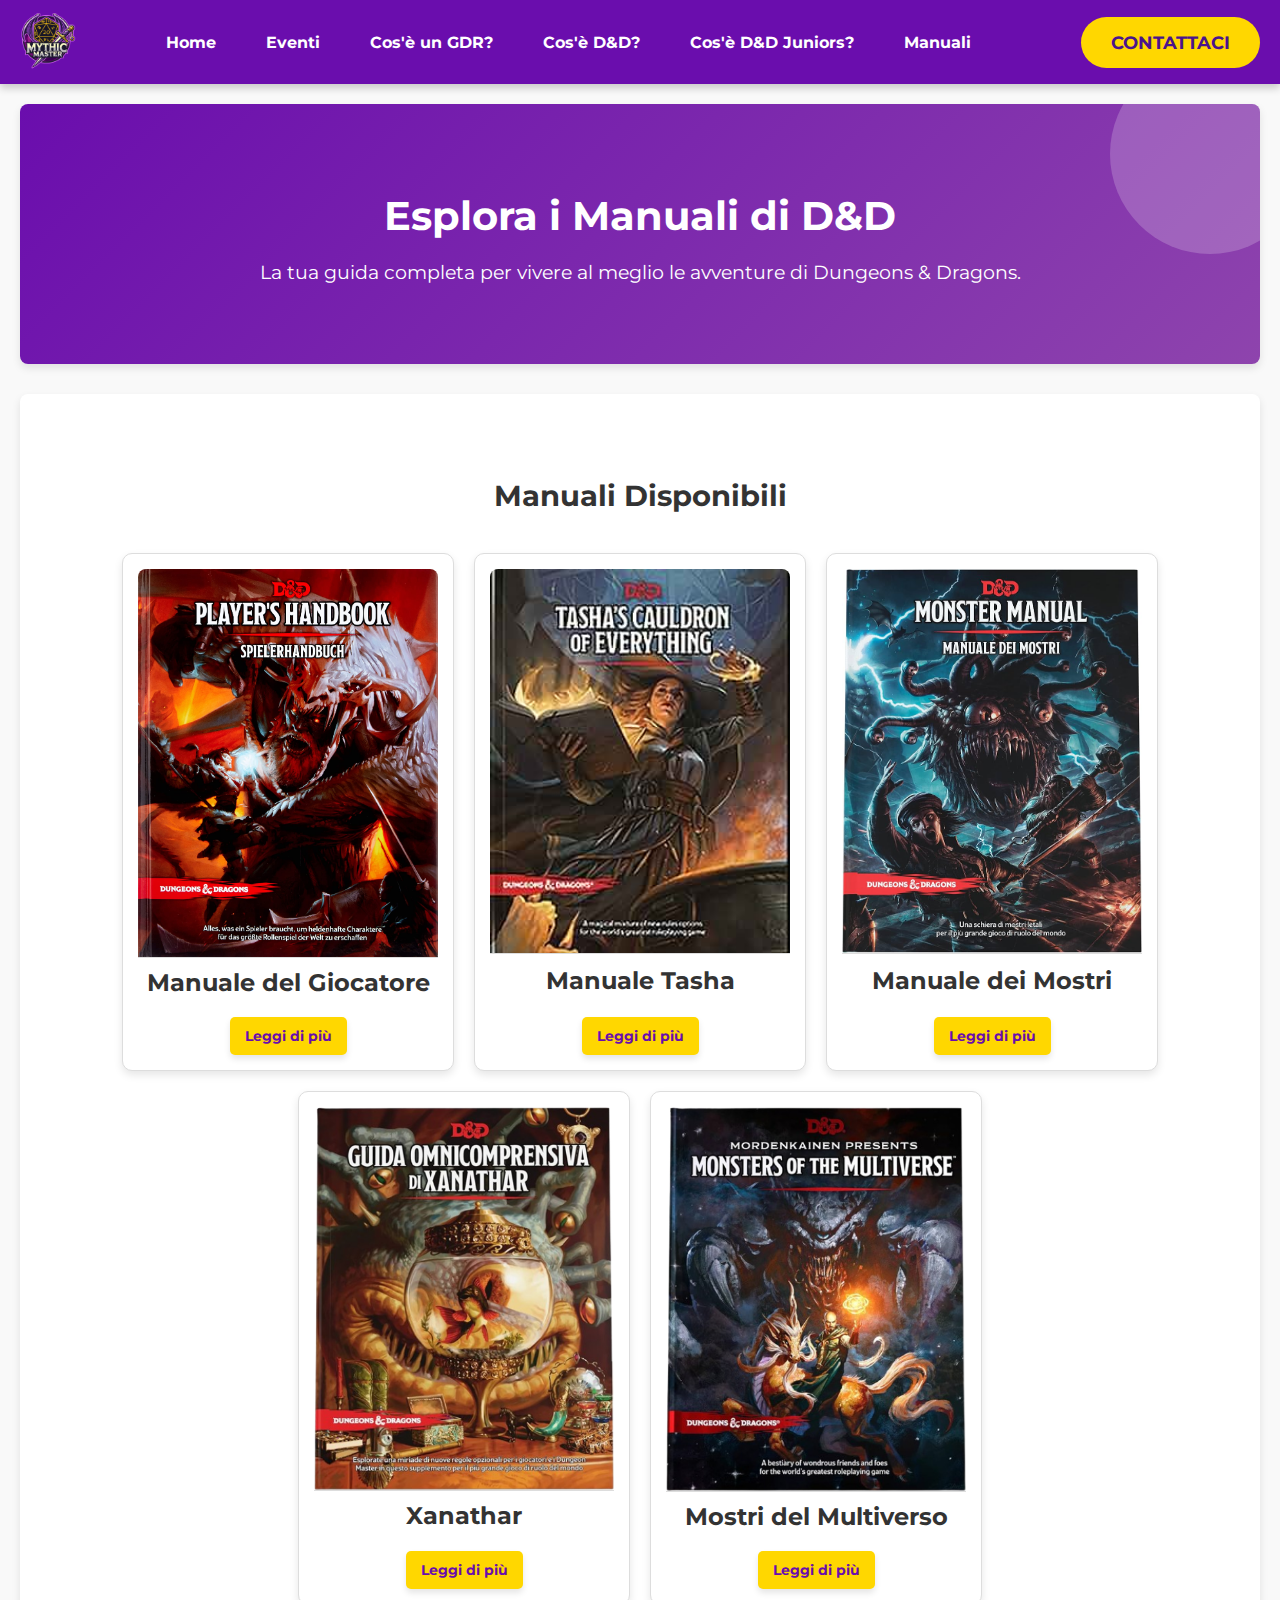
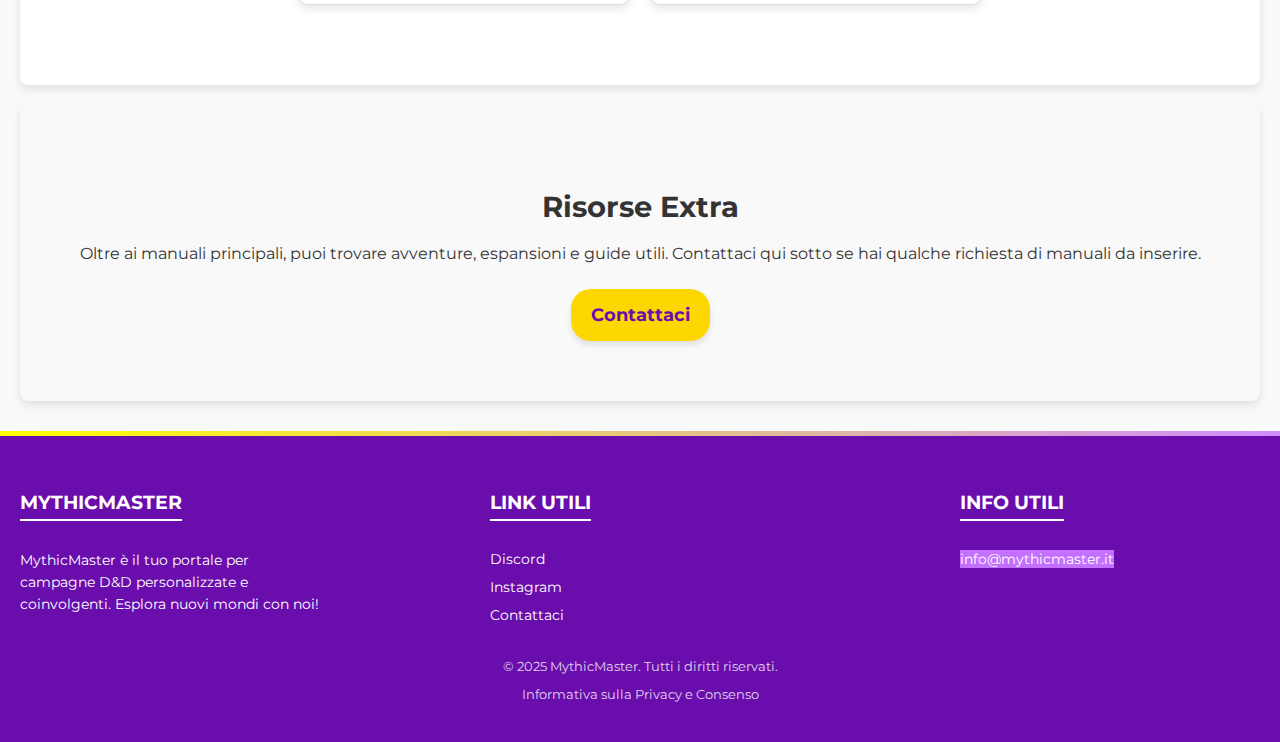
<file: manuali.html>
<!DOCTYPE html>
<html lang="it">
<head>
    <meta charset="UTF-8">
    <meta name="viewport" content="width=device-width, initial-scale=1.0">
    <title>MythicMaster | Manuali di D&D</title>
    <link href="https://fonts.googleapis.com/css2?family=Montserrat:wght@400;700&display=swap" rel="stylesheet">
    <link rel="stylesheet" href="css/style.css">
    <link rel="shortcut icon" href="img/Logo.png" type="image/x-icon">
</head>
<body>
    <!-- Scroll-to-Top Button -->
    <div class="scroll-to-top" id="scrollToTop">
        ↑
    </div>
    
    <!-- Navbar -->
    <header>
        <nav>
            <a href="index.html"><img src="img/Logo.png" alt="MythicMaster Logo" class="logo"></a>
            <ul class="desktop-menu">
                <li><a href="index.html">Home</a></li>
                <li><a href="eventi.html">Eventi</a></li>
                <li><a href="GDR.html" class="active">Cos'è un GDR?</a></li>
                <li><a href="D&D.html">Cos'è D&D?</a></li>
                <li><a href="D&Djuniors.html">Cos'è D&D Juniors?</a></li>
                <li><a href="manuali.html">Manuali</a></li>
            </ul>
            <a href="https://giovannispezia.wixsite.com/mythicmaster" class="btn cta-btn">Contattaci</a>
            <div class="mobile-menu-icon" onclick="toggleMenu()">☰</div>
            <ul class="mobile-menu">
                <li><a href="index.html">Home</a></li>
                <li><a href="eventi.html">Eventi</a></li>
                <li><a href="GDR.html" class="active">Cos'è un GDR?</a></li>
                <li><a href="D&D.html">Cos'è D&D?</a></li>
                <li><a href="D&Djuniors.html">Cos'è D&D Juniors?</a></li>
                <li><a href="manuali.html">Manuali</a></li>
            </ul>
        </nav>
    </header>

    <main>
        <!-- Hero Section -->
        <section class="hero">
            <h1>Esplora i Manuali di D&D</h1>
            <p>La tua guida completa per vivere al meglio le avventure di Dungeons & Dragons.</p>
        </section>

        <!-- Manuali Disponibili -->
        <section class="manuali-list">
            <h2>Manuali Disponibili</h2>
            <div class="manual-grid-container">
                <div class="manual-grid">
                    <!-- Manuale del Giocatore -->
                    <div class="manuale">
                        <img src="img/ManualedelGiocatore.png" alt="Manuale del Giocatore">
                        <h3>Manuale del Giocatore</h3>
                        <a href="https://anyflip.com/piwcj/iafx/" target="_blank" class="manual-button">Leggi di più</a>
                    </div>
                    <!-- Manuale Tasha -->
                    <div class="manuale">
                        <img src="img/ManualeTasha.png" alt="Manuale Tasha">
                        <h3>Manuale Tasha</h3>
                        <a href="https://anyflip.com/jzhjh/dako/" target="_blank" class="manual-button">Leggi di più</a>
                    </div>
                    <!-- Manuale dei Mostri -->
                    <div class="manuale">
                        <img src="img/ManualeDeiMostri.png" alt="Manuale dei Mostri">
                        <h3>Manuale dei Mostri</h3>
                        <a href="https://online.anyflip.com/fqnfa/ltch/mobile/index.html" target="_blank" class="manual-button">Leggi di più</a>
                    </div>
                    <!-- Manuale Xanathar -->
                    <div class="manuale">
                        <img src="img/ManualeXanathar.png" alt="Manuale Xanathar">
                        <h3>Xanathar</h3>
                        <a href="https://online.anyflip.com/fqnfa/gmdk/mobile/index.html" target="_blank" class="manual-button">Leggi di più</a>
                    </div>
                    <!-- Manuale Mostri del Multiverso -->
                    <div class="manuale">
                        <img src="img/Manuale Mostri del Multiverso.png" alt="Manuale Mostri del Multiverso">
                        <h3>Mostri del Multiverso</h3>
                        <a href="https://online.anyflip.com/liohb/gpqn/mobile/index.html" target="_blank" class="manual-button">Leggi di più</a>
                    </div>
                </div>
            </div>
        </section>

        <!-- Risorse Extra -->
        <section class="risorse-extra">
            <h2>Risorse Extra</h2>
            <p>Oltre ai manuali principali, puoi trovare avventure, espansioni e guide utili. Contattaci qui sotto se hai qualche richiesta di manuali da inserire.</p>
            <a href="https://giovannispezia.wixsite.com/mythicmaster" class="extra-button">Contattaci</a>
        </section>
    </main>
    
    <footer>
        <div class="footer-container">
            <!-- About Section -->
            <div id="about" class="about">
                <h3>MythicMaster</h3>
                <p>MythicMaster è il tuo portale per campagne D&D personalizzate e coinvolgenti. Esplora nuovi mondi con noi!</p>
            </div>
            <!-- Quick Links -->
            <div class="quick-links">
                <h3>Link Utili</h3>
                <ul>
                    <li><a href="https://discord.gg/hrdwByXYyW" target="_blank">Discord</a></li>
                    <li><a href="https://www.instagram.com/mythicmastergdr" target="_blank">Instagram</a></li>
                    <li><a href="https://giovannispezia.wixsite.com/mythicmaster">Contattaci</a></li>
                </ul>
            </div>
            <!-- Social Icons -->
            <div class="social-icons">
                <h3>Info Utili</h3>
                <ul>
                    <li><a style="background-color: #c470ff; color: white;" href="mailto:info@mythicmaster.it">info@mythicmaster.it</a></li>
                </ul>
            </div>
        </div>
        <div class="copyright">
            <p>&copy; 2025 MythicMaster. Tutti i diritti riservati.</p>
            <a href="privacy.html" target="_blank">Informativa sulla Privacy e Consenso</a>
        </div>
    </footer>
    
    <script src="js/script.js" defer></script>
</body>
</html>
</file>
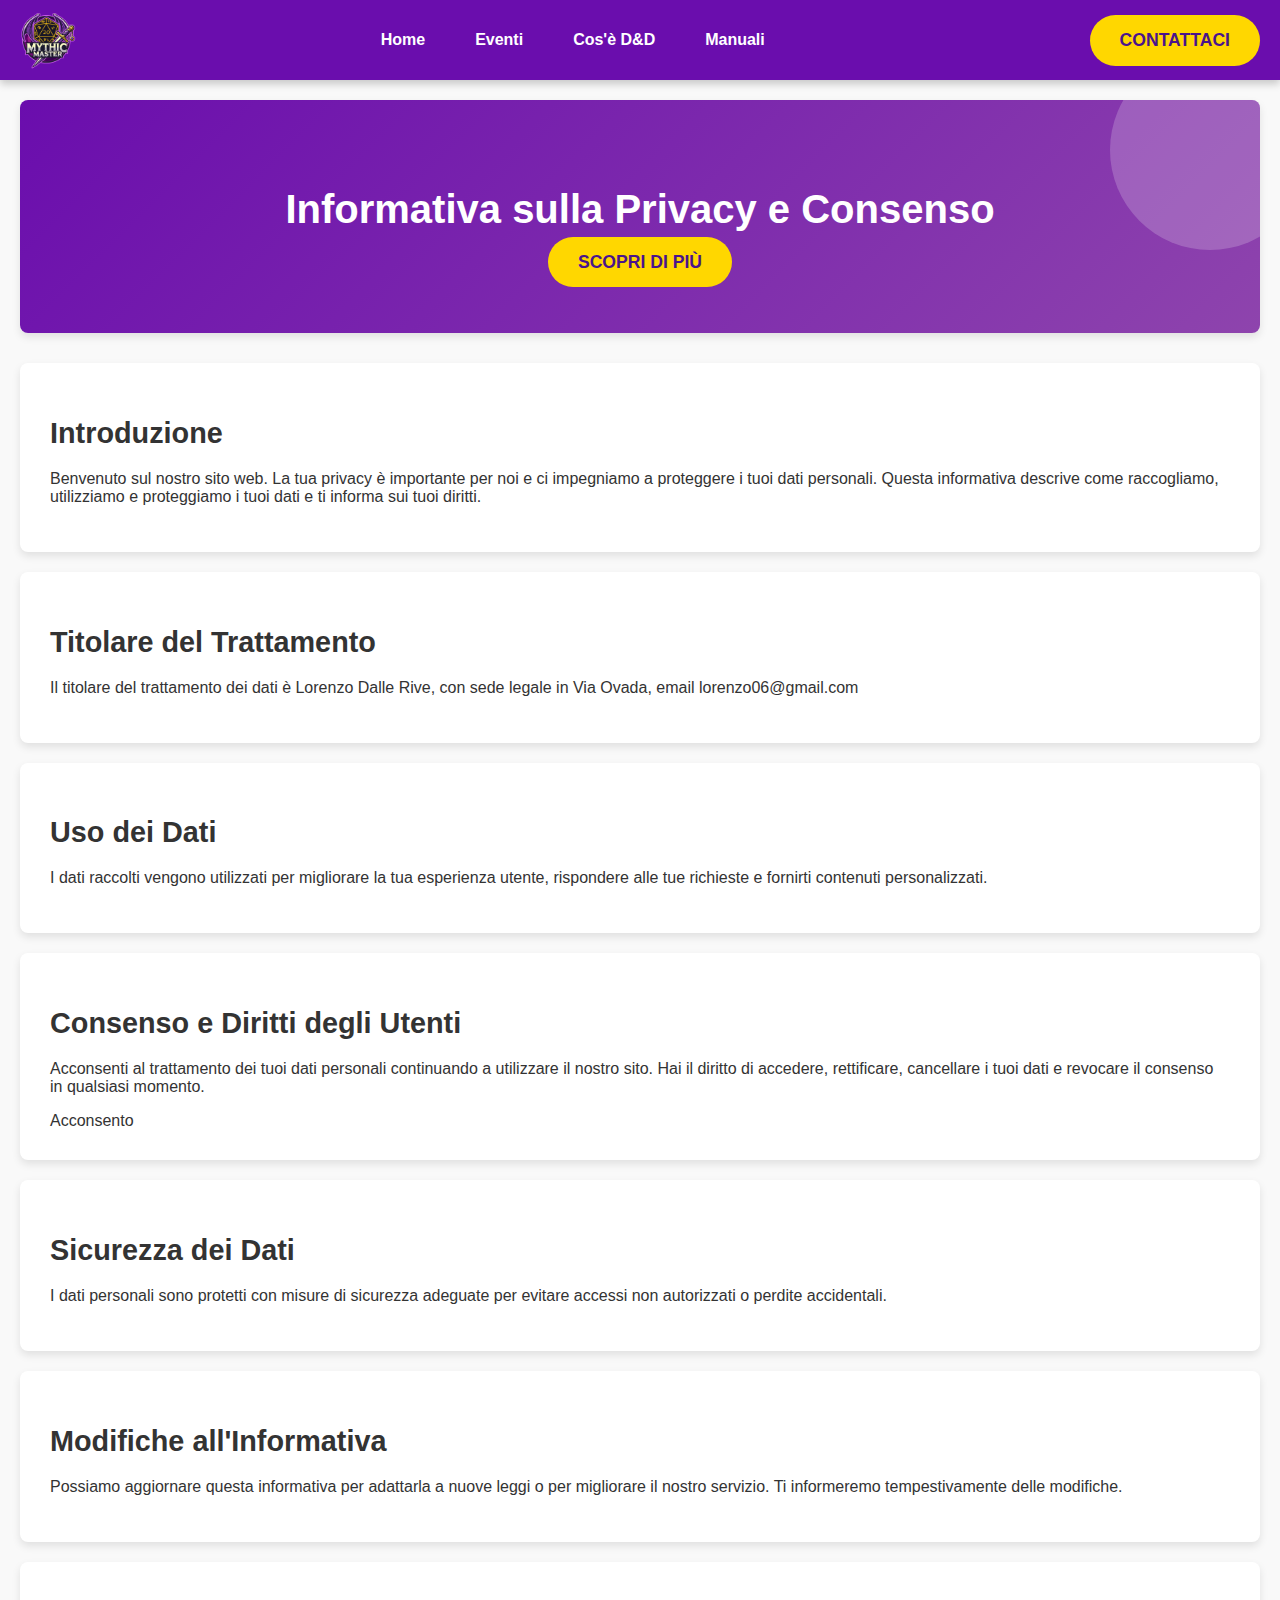
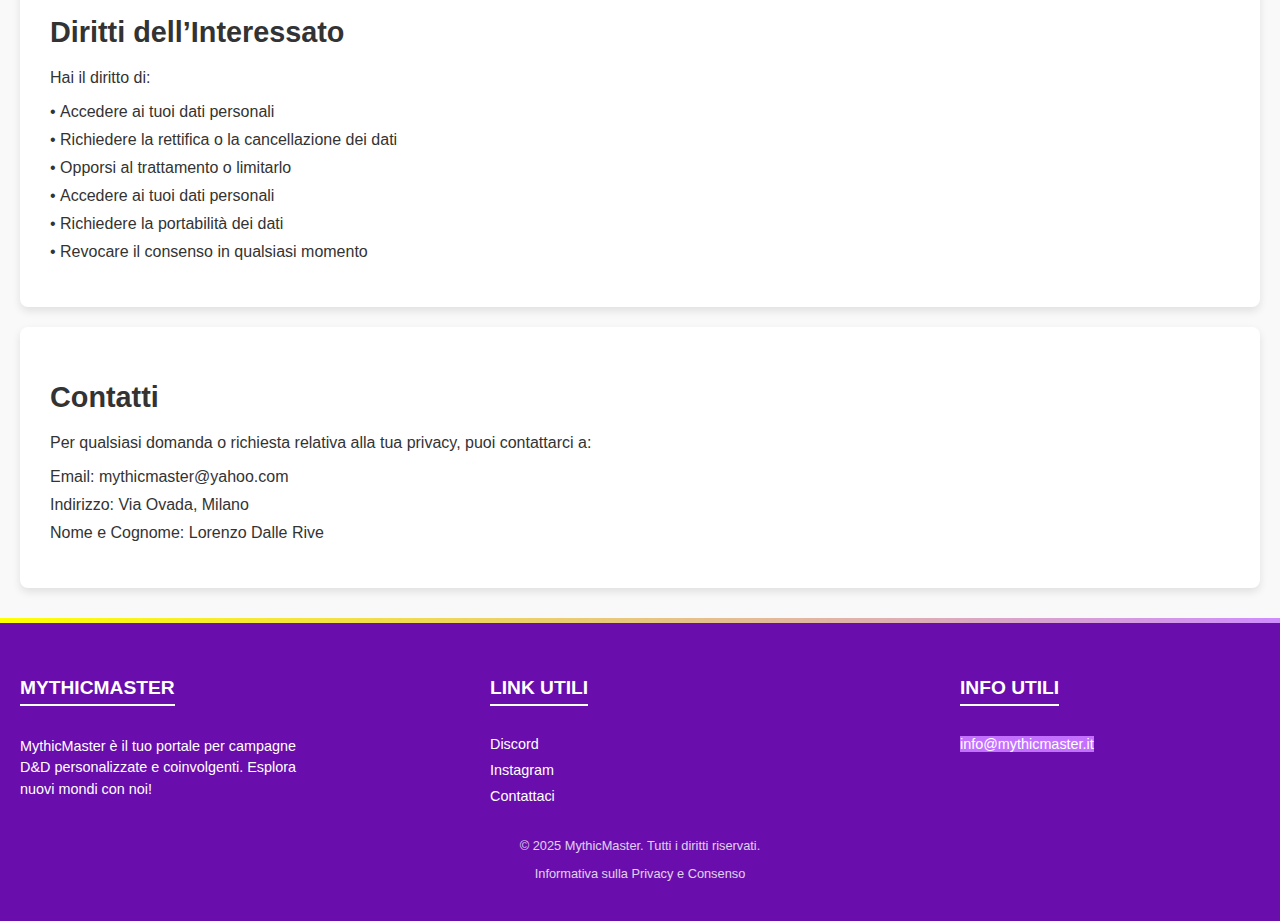
<file: privacy.html>
<!DOCTYPE html>
<html lang="it">
<head>
    <meta charset="UTF-8">
    <meta name="viewport" content="width=device-width, initial-scale=1.0">
    <title>Informativa sulla Privacy e Consenso</title>
    <link rel="stylesheet" href="css/style.css">
</head>
<body>
    <!-- Scroll-to-Top Button -->
    <div class="scroll-to-top" id="scrollToTop">
        ↑
    </div>
    
    <!-- Navbar -->
    <header>
        <nav>
            <img src="img/Logo.png" alt="MythicMaster Logo" class="logo">
            <ul class="desktop-menu">
                <li><a href="index.html">Home</a></li>
                <li><a href="eventi.html">Eventi</a></li>
                <li><a href="D&D.html">Cos'è D&D</a></li>
                <li><a href="manuali.html">Manuali</a></li>
            </ul>
            <a href="https://giovannispezia.wixsite.com/mythicmaster" class="btn cta-btn">Contattaci</a>
            <div class="mobile-menu-icon" onclick="toggleMenu()">☰</div>
            <ul class="mobile-menu">
                <li><a href="index.html">Home</a></li>
                <li><a href="eventi.html">Eventi</a></li>
                <li><a href="D&D.html">Cos'è D&D</a></li>
                <li><a href="manuali.html">Manuali</a></li>
            </ul>
        </nav>
    </header>

    <main>
        <section class="hero">
            <h1>Informativa sulla Privacy e Consenso</h1>
            <a href="#intro" class="btn cta-btn">Scopri di più</a>
        </section>

    <div id="intro" class="container">
        <section class="section">
            <h2>Introduzione</h2>
            <p>
                Benvenuto sul nostro sito web. La tua privacy è importante per noi e ci impegniamo a proteggere i
                tuoi dati personali. Questa informativa descrive come raccogliamo, utilizziamo e proteggiamo i tuoi
                dati e ti informa sui tuoi diritti.
            </p>
        </section>

        <section class="section">
            <h2>Titolare del Trattamento</h2>
            <p>
                Il titolare del trattamento dei dati è Lorenzo Dalle Rive, con sede legale in Via Ovada, email lorenzo06@gmail.com
            </p>
        </section>

        <section class="section">
            <h2>Uso dei Dati</h2>
            <p>I dati raccolti vengono utilizzati per migliorare la tua esperienza utente, rispondere alle tue richieste e fornirti contenuti personalizzati.</p>
        </section>

        <section class="section">
            <h2>Consenso e Diritti degli Utenti</h2>
            <p>Acconsenti al trattamento dei tuoi dati personali continuando a utilizzare il nostro sito. Hai il diritto di accedere, rettificare, cancellare i tuoi dati e revocare il consenso in qualsiasi momento.</p>
            <a href="#" class="btn-consenso">Acconsento</a>
        </section>

        <section class="section">
            <h2>Sicurezza dei Dati</h2>
            <p>I dati personali sono protetti con misure di sicurezza adeguate per evitare accessi non autorizzati o perdite accidentali.</p>
        </section>

        <section class="section">
            <h2>Modifiche all'Informativa</h2>
            <p>Possiamo aggiornare questa informativa per adattarla a nuove leggi o per migliorare il nostro servizio. Ti informeremo tempestivamente delle modifiche.</p>
        </section>
        
        <section class="section">
            <h2>Diritti dell’Interessato</h2>
            <p>Hai il diritto di:</p>
            <ul>
                <li>• Accedere ai tuoi dati personali</li>
                <li>• Richiedere la rettifica o la cancellazione dei dati</li>
                <li>• Opporsi al trattamento o limitarlo</li>
                <li>• Accedere ai tuoi dati personali</li>
                <li>• Richiedere la portabilità dei dati</li>
                <li>• Revocare il consenso in qualsiasi momento</li>
            </ul>
        </section>

        <section class="section">
            <h2>Contatti</h2>
            <p>Per qualsiasi domanda o richiesta relativa alla tua privacy, puoi contattarci a:</p>
            <ul>
                <li>Email: mythicmaster@yahoo.com</li>
                <li>Indirizzo: Via Ovada, Milano</li>
                <li>Nome e Cognome: Lorenzo Dalle Rive</li>
            </ul>
        </section>
    </div>

    <footer>
        <div class="footer-container">
            <!-- About Section -->
            <div id="about" class="about">
                <h3>MythicMaster</h3>
                <p>MythicMaster è il tuo portale per campagne D&D personalizzate e coinvolgenti. Esplora nuovi mondi con noi!</p>
            </div>
            <!-- Quick Links -->
            <div class="quick-links">
                <h3>Link Utili</h3>
                <ul>
                    <li><a href="https://discord.gg/hrdwByXYyW" target="_blank">Discord</a></li>
                    <li><a href="https://www.instagram.com/mythicmastergdr" target="_blank">Instagram</a></li>
                    <li><a href="https://giovannispezia.wixsite.com/mythicmaster">Contattaci</a></li>
                </ul>
            </div>
            <!-- Social Icons -->
            <div class="social-icons">
                <h3>Info Utili</h3>
                <ul>
                    <li><a style="background-color: #c470ff; color: white;" href="mailto:info@mythicmaster.it">info@mythicmaster.it</a></li>
                </ul>
            </div>
        </div>
        <div class="copyright">
            <p>&copy; 2025 MythicMaster. Tutti i diritti riservati.</p>
            <a href="privacy.html" target="_blank">Informativa sulla Privacy e Consenso</a>
        </div>
    </footer>

    <script src="js/script.js"></script>

    </body>
</html>
</file>
<file: css/style.css>
/* General Styles */
html {
    scroll-behavior: smooth;
}

/* Scroll-to-Top Button */
.scroll-to-top {
    position: fixed;
    bottom: 30px;
    right: 30px;
    width: 50px;
    height: 50px;
    background-color: #FFD700;
    color: #6A1B9A;
    font-size: 24px;
    font-weight: bold;
    text-align: center;
    line-height: 50px;
    border-radius: 50%;
    box-shadow: 0 8px 30px rgba(0, 0, 0, 0.2);
    cursor: pointer;
    opacity: 0;
    visibility: hidden;
    transition: opacity 0.3s ease, transform 0.3s ease, visibility 0.3s ease;
    z-index: 1000;
}

.scroll-to-top:hover {
    transform: scale(1.1);
    background-color: #6A1B9A;
    color: #FFD700;
}

/* Show button when scrolling */
.scroll-to-top.show {
    opacity: 1;
    visibility: visible;
}

::selection {
    background-color: #FFD700;
    color: #6A1B9A;
}

body {
    font-family: 'Montserrat', sans-serif;
    background-color: #f9f9f9;
    margin: 0;
    color: #333;
}

a {
    text-decoration: none;
    color: inherit;
}

ul {
    padding: 0;
    list-style: none;
}

/* Header */
header nav {
    display: flex;
    justify-content: space-between;
    align-items: center;
    background-color: #6a0dad;
    padding: 10px 20px;
    box-shadow: 0 4px 8px rgba(0, 0, 0, 0.2);
    position: relative;
    z-index: 10;
}

header .logo {
    height: 60px;
    transition: transform 0.3s ease;
}

header .logo:hover {
    transform: scale(1.1);
}

nav ul {
    display: flex;
}

nav ul li {
    margin-right: 20px;
}

nav ul li a {
    font-weight: bold;
    color: #fff;
    padding: 8px 15px;
    border-radius: 5px;
    transition: background-color 0.3s ease;
}

nav ul li a:hover {
    background-color: #8e44ad;
}

/* Button */
button.contact-button {
    background: #FFD700;
    color: #4A148C;
    padding: 5px 10px;
    border-radius: 50px;
    text-transform: uppercase;
    font-weight: bold;
    transition: 0.3s ease;
    cursor: pointer;
}

button.contact-button:hover {
    background: #4A148C;
    color: #FFD700;
}

/* Mobile Menu */
.mobile-menu {
    display: none;
    position: fixed;
    top: 0;
    right: 0;
    background-color: rgba(106, 13, 173, 0.9); /* Trasparente con sfumatura */
    width: 100%;
    height: 100vh;
    list-style: none;
    padding: 20px;
    box-sizing: border-box;
    z-index: 9;
    transform: translateX(100%);
    transition: transform 0.5s cubic-bezier(0.42, 0, 0.58, 1); /* Animazione fluida */
    backdrop-filter: blur(5px); /* Sfumatura dello sfondo */
}

.mobile-menu li {
    margin: 20px 0;
    text-align: center; /* Centra i link */
}

.mobile-menu li a {
    font-weight: bold;
    color: #fff;
    padding: 15px 25px;
    border-radius: 5px;
    font-size: 1.2em; /* Aumenta la dimensione dei font */
    transition: background-color 0.3s ease, transform 0.3s ease;
}

.mobile-menu li a:hover {
    background-color: #8e44ad;
    transform: scale(1.1); /* Aggiunge un effetto di zoom sui link */
}

.mobile-menu-icon {
    display: none;
    font-size: 30px;
    color: #fff;
    cursor: pointer;
    z-index: 11;
    transition: transform 0.3s ease;
}

.mobile-menu-icon:hover {
    transform: rotate(90deg); /* Aggiunge un'animazione quando si passa sopra */
}

/* Media Queries for Mobile */
@media (max-width: 768px) {
    nav ul.desktop-menu {
        display: none;
    }

    .mobile-menu-icon {
        display: block;
    }

    .mobile-menu.active {
        display: block;
        transform: translateX(0);
    }
}

/* Hero Section */
.hero {
    text-align: center;
    background: linear-gradient(135deg, #6a0dad, #8e44ad);
    color: #fff;
    padding: 60px 20px;
    margin-bottom: 30px;
    border-radius: 8px;
    position: relative;
    overflow: hidden;
}

.hero h1 {
    font-size: 2.5rem;
    margin-bottom: 20px;
}

.hero p {
    font-size: 1.2rem;
    margin-bottom: 20px;
}

.hero button {
    background: #FFD700;
    color: #4A148C;
    padding: 10px 20px;
    border-radius: 50px;
    text-transform: uppercase;
    font-weight: bold;
    transition: 0.3s ease;
    cursor: pointer;
}

.hero button:hover {
    background: #4A148C;
    color: #FFD700;
}

.hero::after {
    content: '';
    position: absolute;
    top: -50px;
    right: -50px;
    width: 200px;
    height: 200px;
    background: rgba(255, 255, 255, 0.2);
    border-radius: 50%;
    animation: float 5s infinite;
}

/* Keyframes */
@keyframes float {
    0%, 100% {
        transform: translateY(0);
    }
    50% {
        transform: translateY(-20px);
    }
}

/* Sections */
section {
    padding: 30px;
    margin: 20px;
    background-color: #fff;
    border-radius: 8px;
    box-shadow: 0 4px 8px rgba(0, 0, 0, 0.1);
}

section h2 {
    font-size: 1.8rem;
    margin-bottom: 20px;
}

section ul li {
    margin-bottom: 10px;
    font-size: 1rem;
}

/* Team Section */
.team-grid {
    display: grid;
    grid-template-columns: repeat(auto-fit, minmax(250px, 1fr));
    gap: 20px;
}

.team-member {
    text-align: center;
    padding: 20px;
    background-color: #f0f0f0;
    border-radius: 8px;
    transition: transform 0.3s ease, box-shadow 0.3s ease;
}

.team-member:hover {
    transform: scale(1.05);
    box-shadow: 0 8px 16px rgba(0, 0, 0, 0.2);
}

.team-member img {
    border-radius: 50%;
    height: 100px;
    margin-bottom: 10px;
}

/* What is D&D Section */
.what-is-dd {
    background: linear-gradient(135deg, #6A1B9A, #4A148C);
    color: #fff;
    padding: 80px 20px;
    border-radius: 15px;
    box-shadow: 0 8px 30px rgba(0, 0, 0, 0.2);
    overflow: hidden;
    position: relative;
}

.what-is-dd .container {
    max-width: 1200px;
    margin: 0 auto;
    text-align: center;
}

.what-is-dd h2 {
    font-size: 2.8rem;
    color: #fff;
    text-shadow: 3px 3px 10px rgba(0, 0, 0, 0.5);
    margin-bottom: 40px;
    text-transform: uppercase;
    letter-spacing: 2px;
}

.what-is-dd .dd-content {
    display: flex;
    flex-wrap: wrap;
    align-items: center;
    justify-content: space-between;
    gap: 30px;
}

.what-is-dd .image-container {
    flex: 1;
    text-align: center;
    max-width: 400px;
}

.what-is-dd img {
    width: 100%;
    border-radius: 15px;
    box-shadow: 0 10px 20px rgba(0, 0, 0, 0.3);
    transition: transform 0.3s ease, box-shadow 0.3s ease;
}

.what-is-dd img:hover {
    transform: scale(1.05);
    box-shadow: 0 15px 30px rgba(0, 0, 0, 0.4);
}

.what-is-dd .text-container {
    flex: 2;
    text-align: left;
    line-height: 1.8;
    padding: 20px;
    background: rgba(0, 0, 0, 0.3);
    border-radius: 15px;
    box-shadow: 0 4px 20px rgba(0, 0, 0, 0.2);
}

.what-is-dd .text-container p {
    font-size: 1.3rem;
    margin-bottom: 20px;
    color: #fff;
    text-shadow: 1px 1px 5px rgba(0, 0, 0, 0.5);
}

.what-is-dd .text-container ul {
    list-style: none;
    padding: 0;
    margin: 0 0 20px;
}

.what-is-dd .text-container ul li {
    font-size: 1.2rem;
    margin-bottom: 15px;
    display: flex;
    align-items: center;
    gap: 10px;
    color: #FFD700;
    text-shadow: 1px 1px 5px rgba(0, 0, 0, 0.5);
}

.what-is-dd .text-container ul li span {
    font-size: 1.5rem;
}

.what-is-dd .learn-more-btn {
    display: inline-block;
    margin: 10px auto 0;
    padding: 10px 15px;
    background-color: #FFD700;
    color: #6a0dad;
    text-decoration: none;
    font-weight: bold;
    font-size: 14px;
    text-align: center;
    border-radius: 5px;
    transition: background-color 0.3s ease, transform 0.2s ease;
    box-shadow: 0 4px 6px rgba(0, 0, 0, 0.1);
}

.what-is-dd .learn-more-btn:hover {
    background-color: #6a0dad;
    color: #FFD700;
    transform: scale(1.05);
}

.text-content {
    max-width: 500px;
    text-align: left;
}

.text-content p {
    font-size: 1rem;
    color: #555;
    line-height: 1.6;
    margin-bottom: 20px;
}

.text-content ul {
    list-style-type: none;
    padding: 0;
}

.text-content li {
    font-size: 1.1rem;
    color: #333;
    margin: 10px 0;
}

/* Responsive */
@media (max-width: 768px) {
    .what-is-dd {
        padding: 40px 10px;
    }

    .what-is-dd .dd-content {
        flex-direction: column;
        text-align: center;
    }

    .text-content {
        max-width: 90%;
    }

    .what-is-dd img {
        max-width: 250px;
    }
}

/* FAQ Section */
.faq {
    padding: 60px 20px;
    background-color: #6a0dad;
    color: #fff;
    text-align: center;
}

.faq-item {
    margin-bottom: 20px;
}

.faq-item h3 {
    font-size: 1.2rem;
    margin-bottom: 10px;
}

.faq-item p {
    font-size: 1rem;
}

/* Wiki Section */
.wiki-section {
    background: linear-gradient(135deg, #6a0dad, #8e44ad);
    color: #fff;
    padding: 80px 20px;
    border-radius: 15px;
    box-shadow: 0 8px 30px rgba(0, 0, 0, 0.2);
    overflow: hidden;
    position: relative;
}

.wiki-section .container {
    max-width: 1200px;
    margin: 0 auto;
    text-align: center;
}

.wiki-section h2 {
    font-size: 2.8rem;
    color: #fff;
    text-shadow: 3px 3px 10px rgba(0, 0, 0, 0.5);
    margin-bottom: 40px;
    text-transform: uppercase;
    letter-spacing: 2px;
}

.wiki-section .wiki-content {
    display: flex;
    flex-wrap: wrap;
    align-items: center;
    justify-content: space-between;
    gap: 30px;
}

.wiki-section .image-container {
    flex: 1;
    text-align: center;
    max-width: 400px;
}

.wiki-section img {
    width: 100%;
    border-radius: 15px;
    box-shadow: 0 10px 20px rgba(0, 0, 0, 0.3);
    transition: transform 0.3s ease, box-shadow 0.3s ease;
}

.wiki-section img:hover {
    transform: scale(1.05);
    box-shadow: 0 15px 30px rgba(0, 0, 0, 0.4);
}

.wiki-section .text-container {
    flex: 2;
    text-align: left;
    line-height: 1.8;
    padding: 20px;
    background: rgba(0, 0, 0, 0.3);
    border-radius: 15px;
    box-shadow: 0 4px 20px rgba(0, 0, 0, 0.2);
}

.wiki-section .text-container p {
    font-size: 1.3rem;
    margin-bottom: 20px;
    color: #fff;
    text-shadow: 1px 1px 5px rgba(0, 0, 0, 0.5);
}

.wiki-section .text-container ul {
    list-style: none;
    padding: 0;
    margin: 0 0 20px;
}

.wiki-section .text-container ul li {
    font-size: 1.2rem;
    margin-bottom: 15px;
    display: flex;
    align-items: center;
    gap: 10px;
    color: #FFD700;
    text-shadow: 1px 1px 5px rgba(0, 0, 0, 0.5);
}

.wiki-section .text-container ul li span {
    font-size: 1.5rem;
}

.wiki-section .wiki-btn {
    display: inline-block;
    margin: 10px auto 0;
    padding: 10px 15px;
    background-color: #FFD700;
    color: #6a0dad;
    text-decoration: none;
    font-weight: bold;
    font-size: 14px;
    text-align: center;
    border-radius: 5px;
    transition: background-color 0.3s ease, transform 0.2s ease;
    box-shadow: 0 4px 6px rgba(0, 0, 0, 0.1);
}

.wiki-section .wiki-btn:hover {
    background-color: #6a0dad;
    color: #FFD700;
    transform: scale(1.05);
}

/* Responsive */
@media (max-width: 768px) {
    .wiki-section {
        padding: 40px 10px;
    }

    .wiki-section .wiki-content {
        flex-direction: column;
        text-align: center;
    }

    .wiki-section img {
        max-width: 250px;
    }
}

/* Manuali Section */
.manual-button {
    display: inline-block;
    margin: 10px auto 0;
    padding: 10px 15px;
    background-color: #FFD700;
    color: #6a0dad;
    text-decoration: none;
    font-weight: bold;
    font-size: 14px;
    text-align: center;
    border-radius: 5px;
    transition: background-color 0.3s ease, transform 0.2s ease;
    box-shadow: 0 4px 6px rgba(0, 0, 0, 0.1);
}

.manual-button:hover {
    background-color: #6a0dad;
    color: #FFD700;
    transform: scale(1.05);
}

.manuale {
    display: flex;
    flex-direction: column;
    align-items: center;
    justify-content: space-between;
    text-align: center;
    background-color: #f9f9f9;
    border: 1px solid #ddd;
    border-radius: 8px;
    padding: 15px;
    box-shadow: 0 4px 6px rgba(0, 0, 0, 0.1);
    transition: transform 0.2s ease, box-shadow 0.2s ease;
}

.manuale:hover {
    transform: scale(1.05);
    box-shadow: 0 6px 10px rgba(0, 0, 0, 0.15);
}

.manuali-list {
    padding: 60px 20px;
    text-align: center;
}

.manuali-grid {
    display: flex;
    gap: 20px;
    flex-wrap: wrap;
    justify-content: center;
}

.manuale {
    text-align: center;
    max-width: 300px;
    border: 1px solid #ddd;
    border-radius: 10px;
    overflow: hidden;
    box-shadow: 0 4px 8px rgba(0, 0, 0, 0.1);
    transition: transform 0.3s ease;
}

.manuale:hover {
    transform: translateY(-10px);
}

.manuale img {
    width: 100%;
    border-bottom: 1px solid #ddd;
}

.manuale h3 {
    font-size: 1.5rem;
    margin: 10px 0;
}

.manuale p {
    padding: 0 10px;
    font-size: 1rem;
}

/* Griglia dei manuali senza frecce */
.manual-grid-container {
    width: 100%; /* Larghezza completa per tutti i dispositivi */
    overflow: hidden; /* Nasconde gli elementi che escono dal container */
    margin: 0 auto;
    padding: 20px 0; /* Spaziatura sopra e sotto */
}

.manual-grid {
    display: flex;
    flex-wrap: wrap; /* Permette agli elementi di andare a capo */
    gap: 20px; /* Spazio tra i manuali */
    justify-content: center; /* Centra i manuali */
}

.manuale {
    width: calc(33.33% - 20px); /* Tre manuali per riga su desktop */
    max-width: 300px; /* Limita la larghezza massima */
    text-align: center;
    background-color: #fff;
    border: 1px solid #ddd;
    border-radius: 10px;
    overflow: hidden;
    box-shadow: 0 4px 8px rgba(0, 0, 0, 0.1);
    transition: transform 0.3s ease;
}

.manuale:hover {
    transform: translateY(-10px);
}

.manuale img {
    width: 100%;
    border-radius: 8px 8px 0 0; /* Arrotonda solo la parte superiore */
    transition: transform 0.3s ease;
}

.manuale img:hover {
    transform: scale(1.05);
}

.manuale h3 {
    font-size: 1.5rem;
    margin: 10px 0;
}

.manuale p {
    padding: 0 10px;
    font-size: 1rem;
}

/* Stile per dispositivi mobili */
@media (max-width: 768px) {
    .manual-grid {
        gap: 10px; /* Riduci lo spazio tra i manuali */
    }

    .manuale {
        width: calc(50% - 10px); /* Due manuali per riga su mobile */
    }
}

@media (max-width: 480px) {
    .manuale {
        width: 100%; /* Un manuale per riga su schermi molto piccoli */
    }
}

/* Risorse Extra Section */
.risorse-extra {
    background-color: #f9f9f9;
    padding: 60px 20px;
    text-align: center;
}

.extra-button {
    display: inline-block;
    margin: 10px auto 0;
    padding: 15px 20px;
    background-color: #FFD700;
    color: #6a0dad;
    text-decoration: none;
    font-weight: bold;
    font-size: 18px;
    text-align: center;
    border-radius: 20px;
    transition: background-color 0.3s ease, transform 0.2s ease;
    box-shadow: 0 4px 6px rgba(0, 0, 0, 0.1);
}

.extra-button:hover {
    background: #4A148C;
    color: #FFD700;
}

/* Guarda D&D in Azione - Sezione Video */
.video-section {
    background-color: #6a0dad;
    color: #fff;
    padding: 60px 20px;
    text-align: center;
}

.video-section h2 {
    font-size: 2.8rem;
    color: #fff;
    text-shadow: 3px 3px 10px rgba(0, 0, 0, 0.5);
    margin-bottom: 40px;
    text-transform: uppercase;
    letter-spacing: 2px;
}

.video-section p {
    font-size: 1.2rem;
    margin-bottom: 30px;
    color: #ddd;
    line-height: 1.6;
    max-width: 700px;
    margin: 0 auto 30px auto;
}

.video-container {
    position: relative;
    max-width: 800px;
    margin: 0 auto;
    border-radius: 15px;
    overflow: hidden;
    box-shadow: 0 8px 20px rgba(0, 0, 0, 0.6);
    transition: transform 0.3s ease, box-shadow 0.3s ease;
}

.video-container:hover {
    transform: scale(1.03);
    box-shadow: 0 12px 30px rgba(0, 0, 0, 0.8);
}

.video-container iframe {
    width: 100%;
    height: 450px;
    border: none;
}

.play-button-overlay {
    position: absolute;
    top: 50%;
    left: 50%;
    transform: translate(-50%, -50%);
    background-color: rgba(0, 0, 0, 0.5);
    width: 100px;
    height: 100px;
    border-radius: 50%;
    display: flex;
    align-items: center;
    justify-content: center;
    cursor: pointer;
    transition: background-color 0.3s ease, transform 0.3s ease;
}

.play-button-overlay:hover {
    background-color: rgba(255, 255, 255, 0.2);
    transform: scale(1.1);
}

.play-button-overlay svg {
    fill: #ffcc00;
    width: 50px;
    height: 50px;
}

/* Chi Siamo */
#chi-siamo {
    display: flex;
    justify-content: center;
    align-items: center;
    padding: 60px 20px;
    background-color: #f9f9f9;
}

.about-container {
    display: grid;
    grid-template-columns: 1fr 1fr;
    gap: 20px;
    align-items: center;
    max-width: 1200px;
    width: 100%;
}

.about-text h2 {
    font-size: 2.5em;
    color: #333;
    margin-bottom: 20px;
}

.about-text p {
    font-size: 1.2em;
    color: #666;
    line-height: 1.6;
}

.about-image img {
    width: 100%;
    border-radius: 10px;
    box-shadow: 0 4px 8px rgba(0, 0, 0, 0.1);
}

@media (max-width: 768px) {
    .about-container {
        display: flex;
        flex-direction: column;
        align-items: center;
        text-align: center;
        padding: 0 15px;
        gap: 25px;
    }

    .about-text h2 {
        font-size: 2rem;
        color: #333;
        margin-bottom: 10px;
        position: relative;
    }

    .about-text h2::after {
        content: none;
    }

    .about-text p {
        font-size: 1rem;
        color: #555;
        line-height: 1.7;
        margin: 0 auto;
        max-width: 90%;
    }

    .about-image img {
        width: 80%;
        max-width: 300px;
        border-radius: 14px;
        box-shadow: 0 8px 20px rgba(0, 0, 0, 0.15);
        transition: transform 0.3s ease;
    }

    .about-image img:hover {
        transform: scale(1.03);
    }

    #chi-siamo {
        padding: 50px 0;
        background-color: #fdfdfd;
    }
}

/* Servizi */
#servizi {
    text-align: center;
    background-color: #fff;
    padding: 60px 20px;
}

.services-grid {
    display: grid;
    grid-template-columns: repeat(auto-fit, minmax(300px, 1fr));
    gap: 20px;
    margin-top: 30px;
}

.service-card {
    background: #f9f9f9;
    border-radius: 10px;
    padding: 20px;
    box-shadow: 0 4px 8px rgba(0, 0, 0, 0.1);
    transition: transform 0.3s ease, box-shadow 0.3s ease;
    text-align: center;
}

.service-card img {
    width: 60px;
    margin-bottom: 15px;
}

.service-card:hover {
    transform: translateY(-10px);
    box-shadow: 0 6px 12px rgba(0, 0, 0, 0.2);
}

/* Stile generale per il bottone */
.telegram-button {
    display: inline-block;
    background: linear-gradient(135deg, #6a0dad, #8e44ad);
    color: #fff;
    font-size: 20px;
    font-weight: bold;
    text-transform: uppercase;
    padding: 15px 40px;
    border: none;
    border-radius: 50px;
    text-decoration: none;
    box-shadow: 0 8px 20px rgba(0, 0, 0, 0.3);
    position: relative;
    overflow: hidden;
    transition: transform 0.3s ease, box-shadow 0.3s ease;
}

/* Effetto luminoso */
.telegram-button::before {
    content: "";
    position: absolute;
    top: 50%;
    left: 50%;
    width: 300%;
    height: 300%;
    background: rgba(255, 255, 255, 0.3);
    transform: translate(-50%, -50%) rotate(45deg);
    opacity: 0;
    transition: opacity 0.5s ease;
    border-radius: 50%;
}

/* Icona Telegram */
.telegram-button::after {
    position: absolute;
    left: 15px;
    top: 50%;
    transform: translateY(-50%);
    font-size: 24px;
}

/* Effetti hover */
.telegram-button:hover {
    transform: scale(1.05);
    box-shadow: 0 10px 25px rgba(0, 0, 0, 0.4);
}

.telegram-button:hover::before {
    opacity: 1;
    animation: shine 1s ease-in-out infinite;
}

/* Animazione di luce */
@keyframes shine {
    0% {
        transform: translate(-50%, -50%) rotate(45deg) scale(0.8);
    }
    50% {
        transform: translate(-50%, -50%) rotate(45deg) scale(1.2);
    }
    100% {
        transform: translate(-50%, -50%) rotate(45deg) scale(0.8);
    }
}

/* Team */
#team {
    text-align: center;
    padding: 60px 20px;
    background-color: #f9f9f9;
}

.team-grid {
    display: grid;
    grid-template-columns: repeat(auto-fit, minmax(250px, 1fr));
    gap: 20px;
    margin-top: 30px;
}

.team-member {
    background: #fff;
    border-radius: 10px;
    padding: 20px;
    box-shadow: 0 4px 8px rgba(0, 0, 0, 0.1);
    transition: transform 0.3s ease, box-shadow 0.3s ease;
    text-align: center;
}

.team-member img {
    width: 100px;
    height: 100px;
    border-radius: 50%;
    margin-bottom: 15px;
    border: 3px solid #333;
}

.team-member h3 {
    font-size: 1.5em;
    color: #333;
    margin-bottom: 10px;
}

.team-member p {
    font-size: 1em;
    color: #666;
    margin-bottom: 15px;
}

.team-member .social-icons {
    display: flex;
    justify-content: center;
    gap: 15px;
}

.team-member .social-icons a {
    font-size: 1.5em;
    color: #333;
    transition: color 0.3s ease, transform 0.3s ease;
}

.team-member .social-icons a:hover {
    color: #6a0dad;
    transform: scale(1.2);
}

.team-member:hover {
    transform: translateY(-10px);
    box-shadow: 0 6px 12px rgba(0, 0, 0, 0.2);
}

/* Eventi */

/* Eventi Futuri */
.upcoming-events {
    padding: 40px 20px;
    background-color: #f9f9f9;
    text-align: center;
}

.upcoming-events h2 {
    font-size: 1.8rem;
    color: #333;
    margin-bottom: 20px;
    text-transform: uppercase;
    letter-spacing: 1px;
}

.event-card {
    display: flex;
    flex-wrap: wrap;
    align-items: center;
    justify-content: space-between;
    gap: 20px;
    background: white;
    box-shadow: 0 4px 8px rgba(0, 0, 0, 0.1);
    border-radius: 10px;
    padding: 20px;
    margin-bottom: 20px;
    transition: transform 0.3s ease, box-shadow 0.3s ease;
}

.event-card:hover {
    transform: scale(1.02);
    box-shadow: 0 6px 12px rgba(0, 0, 0, 0.15);
}

.event-image img, .location-image img {
    max-width: 200px;
    height: auto;
    border-radius: 10px;
}

.event-details {
    flex: 1;
    padding: 10px 20px;
    text-align: left;
}

.event-details h3 {
    font-size: 1.4rem;
    color: #222;
    margin-bottom: 10px;
}

.event-details p {
    font-size: 0.95rem;
    color: #555;
    margin: 5px 0;
}

.event-details strong {
    color: #333;
}

.event-location {
    margin-top: 20px;
    text-align: center;
}

.event-location h4 {
    font-size: 1.2rem;
    color: #444;
    margin-bottom: 10px;
}

.event-location p {
    font-size: 0.9rem;
    color: #555;
}

.badge-sold-out {
    position: absolute;
    top: 10px;
    left: 10px;
    background: linear-gradient(45deg, #ff4d4d, #d40000);
    color: white;
    font-weight: bold;
    font-size: 16px;
    padding: 8px 15px;
    border-radius: 25px;
    box-shadow: 0 5px 10px rgba(0, 0, 0, 0.3);
    text-transform: uppercase;
    z-index: 10;
    animation: pulse 2s infinite;
    letter-spacing: 1px;
    transform: rotate(-10deg);
    text-align: center;
    text-shadow: 2px 2px 5px rgba(0, 0, 0, 0.4);
    border: 2px solid rgba(255, 255, 255, 0.5);
}

.event-image {
    position: relative;
    overflow: hidden;
    border-radius: 10px;
}

@keyframes pulse {
    0%, 100% {
        transform: rotate(-10deg) scale(1);
    }
    50% {
        transform: rotate(-10deg) scale(1.1);
    }
}

/* Mobile-Friendly Adjustments */
@media only screen and (max-width: 768px) {
    .event-card {
        flex-direction: column;
        text-align: center;
    }

    .event-image img, .location-image img {
        max-width: 100%;
    }

    .event-details {
        padding: 20px 0 0;
    }
}

.guide-button {
    display: flex;
    align-items: center;
    justify-content: center;
    gap: 6px;
    margin-top: 10px;
    padding: 8px 14px;
    font-size: 0.9rem;
    font-weight: 600;
    color: #6a0dad;
    background: #f3e8ff;
    border: 2px solid #6a0dad;
    border-radius: 20px;
    text-decoration: none;
    transition: all 0.3s ease;
    width: max-content;
}

.guide-button:hover {
    background: #6a0dad;
    color: #fff;
    border-color: #570c9e;
    transform: scale(1.05);
}

.guide-button::before {
    content: "📖";
    font-size: 1rem;
}

/* Past Events Section */
.past-events {
    background: linear-gradient(135deg, #4A148C, #6A1B9A);
    color: #fff;
    padding: 60px 5%;
    text-align: center;
}

.past-events h2 {
    font-size: 2.8rem;
    margin-bottom: 50px;
    text-shadow: 3px 3px 10px rgba(0, 0, 0, 0.4);
}

/* Layout migliorato */
.past-event-grid {
    display: grid;
    grid-template-columns: repeat(auto-fit, minmax(400px, 1fr));
    gap: 50px; /* Maggiore spazio tra gli eventi */
}

/* Card Evento */
.past-event {
    display: flex;
    align-items: center;
    background: rgba(255, 255, 255, 0.12);
    border-radius: 18px;
    overflow: hidden;
    box-shadow: 0 6px 15px rgba(0, 0, 0, 0.3);
    transition: transform 0.3s ease, box-shadow 0.3s ease;
    padding: 30px;
    margin-bottom: 20px; /* Spazio extra per evitare che l'hover faccia toccare le card */
}

.past-event:hover {
    transform: translateY(-8px);
    box-shadow: 0 12px 25px rgba(0, 0, 0, 0.4);
}

/* Immagini eventi */
.past-event img {
    width: 40%;
    max-width: 350px;
    height: auto;
    border-radius: 14px;
    box-shadow: 0 4px 12px rgba(0, 0, 0, 0.3);
    transition: transform 0.3s ease;
}

.past-event:hover img {
    transform: scale(1.05);
}

/* Contenuto evento */
.event-content {
    flex: 1;
    padding: 0 20px;
    text-align: left;
}

.event-content h3 {
    font-size: 2rem;
    margin-bottom: 10px;
    color: #FFD700;
    text-shadow: 2px 2px 10px rgba(0, 0, 0, 0.5);
}

.event-content p {
    font-size: 1.1rem;
    line-height: 1.6;
    margin-bottom: 12px;
}

/* Pulsante migliorato */
.event-content .extra-button {
    display: inline-block;
    background: #FFD700;
    color: #4A148C;
    padding: 12px 28px;
    border-radius: 50px;
    text-transform: uppercase;
    font-weight: bold;
    transition: background 0.3s ease, color 0.3s ease, box-shadow 0.3s ease;
    text-decoration: none;
    font-size: 1rem;
}

.event-content .extra-button:hover {
    background: #4A148C;
    color: #FFD700;
    box-shadow: 0 6px 15px rgba(0, 0, 0, 0.4);
}

/* Adattamenti Responsive */
@media only screen and (max-width: 992px) {
    .past-event {
        flex-direction: column;
        text-align: center;
        padding: 25px;
        margin-bottom: 30px; /* Più spazio tra le card su mobile */
    }

    .past-event img {
        width: 85%;
        max-width: 100%;
        margin-bottom: 20px;
    }

    .event-content {
        padding: 0;
    }

    .event-content h3 {
        font-size: 1.8rem;
    }

    .event-content p {
        font-size: 1rem;
    }
}

/* Hero Section */
.hero-section {
    background: linear-gradient(135deg, #6A1B9A, #4A148C);
    color: #fff;
    text-align: center;
    padding: 60px 20px;
    position: relative;
    overflow: hidden;
}

.hero-section h1 {
    font-size: 3rem;
    text-shadow: 2px 2px 8px rgba(0, 0, 0, 0.3);
    margin-bottom: 20px;
}

.hero-section p {
    font-size: 1.3rem;
    margin-bottom: 30px;
}

.hero-section .btn {
    background: #FFD700;
    color: #4A148C;
    padding: 10px 20px;
    border-radius: 50px;
    text-transform: uppercase;
    font-weight: bold;
    transition: 0.3s ease;
}

.hero-section .btn:hover {
    background: #4A148C;
    color: #FFD700;
}

/* Event Cards */
.event-card {
    display: flex;
    margin-bottom: 30px;
    border-radius: 12px;
    box-shadow: 0 4px 10px rgba(0, 0, 0, 0.2);
    overflow: hidden;
    transition: transform 0.3s ease;
}

.event-card:hover {
    transform: scale(1.05);
}

.event-image img {
    width: 300px;
    height: auto;
    object-fit: cover;
}

.event-details {
    padding: 20px;
    background: #f7f7f7;
    flex: 1;
}

.event-details h3 {
    font-size: 1.5rem;
    margin-bottom: 10px;
}

.event-details p {
    margin-bottom: 10px;
}

/* Past Events */
.past-event {
    position: relative;
    border-radius: 12px;
    overflow: hidden;
}

.past-event img {
    width: 100%;
    height: auto;
    object-fit: cover;
}

.past-event .event-overlay {
    position: absolute;
    bottom: 0;
    background: rgba(0, 0, 0, 0.6);
    color: #fff;
    width: 100%;
    padding: 20px;
    text-align: center;
}

/* Call to Action Section */
.cta-section {
    text-align: center;
    padding: 60px 20px;
    background: linear-gradient(135deg, #6a0dad, #8e44ad);
    color: #fff;
    border-radius: 12px;
    box-shadow: 0 8px 20px rgba(0, 0, 0, 0.3);
    position: relative;
    overflow: hidden;
}

.cta-section h2 {
    font-size: 2.5rem;
    margin-bottom: 20px;
    font-weight: bold;
    text-transform: uppercase;
    letter-spacing: 2px;
    animation: fadeInUp 1s ease-out;
}

.cta-section p {
    font-size: 1.2rem;
    margin-bottom: 30px;
    animation: fadeInUp 1.5s ease-out;
}

.cta-btn {
    background: #FFD700;
    color: #4A148C;
    padding: 15px 30px;
    border-radius: 50px;
    text-transform: uppercase;
    font-weight: bold;
    font-size: 1.1rem;
    transition: transform 0.3s ease, background-color 0.3s ease;
    position: relative;
    z-index: 1;
}

.cta-btn:hover {
    background: #4A148C;
    color: #FFD700;
    transform: translateY(-5px);
}

.cta-section::after {
    content: '';
    position: absolute;
    top: -100px;
    right: -100px;
    width: 300px;
    height: 300px;
    background: rgba(255, 255, 255, 0.15);
    border-radius: 50%;
    animation: float 6s ease-in-out infinite;
}

.event-img-container {
    display: flex;
    flex-direction: column;
    align-items: center;
    margin-top: 20px;
}

.purchase-btn {
    display: block;
    background: #FFD700;
    color: #4A148C;
    padding: 12px 30px;
    border-radius: 30px;
    font-size: 1rem;
    font-weight: bold;
    text-decoration: none;
    margin-top: 15px;
    transition: 0.3s ease;
}

.purchase-btn:hover {
    background: #FFC107;
}

@keyframes float {
    0%, 100% {
        transform: translateY(0) scale(1);
    }
    50% {
        transform: translateY(-30px) scale(1.1);
    }
}

@keyframes fadeInUp {
    0% {
        opacity: 0;
        transform: translateY(20px);
    }
    100% {
        opacity: 1;
        transform: translateY(0);
    }
}

/* Responsive Design */
@media (max-width: 768px) {
    .cta-section h2 {
        font-size: 2rem;
    }

    .cta-section p {
        font-size: 1rem;
    }

    .cta-btn {
        font-size: 1rem;
        padding: 12px 25px;
    }
}

/* What is GDR Section */
.what-is-gdr {
    background: linear-gradient(135deg, #4A148C, #6A1B9A);
    color: #fff;
    padding: 80px 20px;
    border-radius: 15px;
    box-shadow: 0 8px 30px rgba(0, 0, 0, 0.2);
    text-align: center;
    position: relative;
    overflow: hidden;
}

.what-is-gdr .container {
    max-width: 1200px;
    margin: 0 auto;
    position: relative;
    z-index: 1;
}

.what-is-gdr h2 {
    font-size: 2.8rem;
    text-transform: uppercase;
    letter-spacing: 2px;
    text-shadow: 3px 3px 10px rgba(0, 0, 0, 0.5);
    margin-bottom: 10px;
    color: #fff;
}

.what-is-gdr .intro-text {
    font-size: 1.4rem;
    color: #fff;
    margin-bottom: 40px;
}

.what-is-gdr .gdr-content {
    display: flex;
    flex-wrap: wrap;
    align-items: center;
    justify-content: center;
    gap: 30px;
}

.what-is-gdr .image-container {
    flex: 1;
    max-width: 400px;
    text-align: center;
}

.what-is-gdr img {
    width: 100%;
    border-radius: 15px;
    box-shadow: 0 10px 20px rgba(0, 0, 0, 0.3);
    transition: transform 0.3s ease, box-shadow 0.3s ease;
}

.what-is-gdr img:hover {
    transform: scale(1.05);
    box-shadow: 0 15px 30px rgba(0, 0, 0, 0.4);
}

.what-is-gdr .text-container {
    flex: 2;
    text-align: left;
    padding: 20px;
    background: rgba(0, 0, 0, 0.4);
    border-radius: 15px;
    box-shadow: 0 4px 20px rgba(0, 0, 0, 0.2);
    line-height: 1.8;
}

.what-is-gdr .text-container h3 {
    font-size: 2rem;
    color: #fff;
    margin-bottom: 15px;
}

.what-is-gdr .text-container p {
    font-size: 1.2rem;
    margin-bottom: 20px;
    color: #fff;
}

.what-is-gdr .text-container ul {
    list-style: none;
    padding: 0;
    margin: 0 0 20px;
}

.what-is-gdr .text-container ul li {
    font-size: 1.2rem;
    margin-bottom: 15px;
    display: flex;
    align-items: center;
    gap: 10px;
    color: #FFD700;
}

.what-is-gdr .text-container ul li span {
    font-size: 1.5rem;
}

.what-is-gdr .learn-more-btn {
    display: inline-block;
    padding: 12px 18px;
    background-color: #FFD700;
    color: #4A148C;
    text-decoration: none;
    font-weight: bold;
    font-size: 16px;
    text-align: center;
    border-radius: 5px;
    transition: background-color 0.3s ease, transform 0.2s ease;
    box-shadow: 0 4px 6px rgba(0, 0, 0, 0.1);
}

.what-is-gdr .learn-more-btn:hover {
    background-color: #4A148C;
    color: #FFD700;
    transform: scale(1.05);
}

/* Responsive */
@media (max-width: 768px) {
    .what-is-gdr {
        padding: 40px 10px;
    }

    .what-is-gdr .gdr-content {
        flex-direction: column;
        text-align: center;
    }

    .what-is-gdr .text-container {
        text-align: center;
    }

    .what-is-gdr img {
        max-width: 250px;
    }
}

/* Tipologie di GDR */
.gdr-types {
    text-align: center;
    padding: 60px 20px;
    background: linear-gradient(135deg, #4A148C, #6A1B9A);
    color: #fff;
    border-radius: 15px;
    box-shadow: 0 8px 30px rgba(0, 0, 0, 0.2);
}

.gdr-types h2 {
    font-size: 2.8rem;
    text-transform: uppercase;
    letter-spacing: 2px;
    color: #fff;
    margin-bottom: 15px;
    text-shadow: 3px 3px 10px rgba(0, 0, 0, 0.5);
}

.gdr-types .intro-text {
    font-size: 1.4rem;
    margin-bottom: 40px;
    color: #fff;
}

.gdr-grid {
    display: flex;
    justify-content: center;
    gap: 30px;
    flex-wrap: wrap;
}

.gdr-card {
    background: rgba(255, 255, 255, 0.1);
    padding: 20px;
    border-radius: 15px;
    text-align: center;
    width: 280px;
    transition: transform 0.3s ease, box-shadow 0.3s ease;
    box-shadow: 0 4px 15px rgba(0, 0, 0, 0.2);
}

.gdr-card img {
    width: 100%;
    border-radius: 10px;
    transition: transform 0.3s ease;
}

.gdr-card:hover img {
    transform: scale(1.05);
}

.gdr-card h3 {
    font-size: 1.5rem;
    margin: 15px 0;
    color: #FFD700;
}

.gdr-card p {
    font-size: 1.1rem;
    color: #fff;
    line-height: 1.6;
}

.gdr-card:hover {
    transform: scale(1.05);
    box-shadow: 0 0 20px #FFD700;
}

/* Responsive */
@media (max-width: 768px) {
    .gdr-grid {
        flex-direction: column;
        align-items: center;
    }

    .gdr-card {
        width: 90%;
    }
}

/* Footer */
footer {
    background-color: #6a0dad;
    color: #fff;
    padding: 40px 20px;
    margin-top: 30px;
    position: relative;
    overflow: hidden;
    font-size: 0.9rem;
}

footer::before {
    content: '';
    position: absolute;
    top: 0;
    left: 0;
    width: 100%;
    height: 5px;
    background: linear-gradient(90deg, yellow, #cf8cff);
    animation: gradientMove 3s infinite linear;
}

@keyframes gradientMove {
    0% {
        background-position: 0% 50%;
    }
    100% {
        background-position: 100% 50%;
    }
}

/* Contenitore Footer */
footer .footer-container {
    display: flex;
    flex-wrap: wrap;
    justify-content: space-between;
    gap: 20px;
}

/* Sezioni */
footer .about, footer .quick-links, footer .social-icons {
    flex: 1 1 200px;
    max-width: 300px;
}

/* Titoli delle sezioni */
footer h3 {
    font-size: 1.2rem;
    margin-bottom: 15px;
    text-transform: uppercase;
    border-bottom: 2px solid #fff;
    display: inline-block;
    padding-bottom: 5px;
}

/* Paragrafo in About */
footer .about p {
    font-size: 0.9rem;
    line-height: 1.5;
}

/* Link nelle sezioni */
footer .quick-links ul, footer .social-icons ul {
    list-style: none;
    padding: 0;
}

footer .quick-links ul li, footer .social-icons ul li {
    margin-bottom: 10px;
}

footer .quick-links ul li a, footer .social-icons ul li a {
    color: #fff;
    font-size: 0.9rem;
    transition: color 0.3s ease;
}

footer .quick-links ul li a:hover, footer .social-icons ul li a:hover {
    color: yellow;
}

/* Copyright */
footer .copyright {
    text-align: center;
    margin-top: 20px;
    font-size: 0.8rem;
    opacity: 0.8;
}

/* Media Queries per dispositivi mobili */
@media (max-width: 768px) {
    footer .footer-container {
        flex-direction: column; /* Colonna per i dispositivi mobili */
        align-items: center;
        gap: 15px;
    }

    footer .about, footer .quick-links, footer .social-icons {
        max-width: 100%; /* Rende le sezioni più larghe sui dispositivi mobili */
        text-align: center; /* Centra il contenuto */
    }

    footer h3 {
        font-size: 1rem; /* Riduce la dimensione del titolo */
    }

    footer .quick-links ul li, footer .social-icons ul li {
        margin-bottom: 8px;
    }

    footer .copyright {
        font-size: 0.75rem; /* Riduce la dimensione del testo per i copyright */
        margin-top: 15px;
    }
}

/* Telegram Icon */
.telegram-widget {
    position: fixed;
    bottom: 30px;
    left: 30px; /* Posizione a sinistra */
    z-index: 1000;
}

.telegram-icon {
    width: 60px;
    height: 60px;
    background-color: #FFD700;
    border-radius: 50%;
    display: flex;
    align-items: center;
    justify-content: center;
    box-shadow: 0 8px 30px rgba(0, 0, 0, 0.2);
    cursor: pointer;
    transition: transform 0.3s ease, box-shadow 0.3s ease;
}

.telegram-icon img {
    width: 35px;
    height: 35px;
}

.telegram-icon:hover {
    transform: scale(1.1);
    box-shadow: 0 12px 40px rgba(0, 0, 0, 0.3);
}

/* Telegram Popup (Simulazione Chat) */
.telegram-popup {   
    position: fixed;
    bottom: 100px;
    left: 30px;
    width: 350px;
    background: #fff;
    color: #333;
    border-radius: 15px;
    box-shadow: 0 8px 30px rgba(0, 0, 0, 0.2);
    display: none;
    flex-direction: column;
    overflow: hidden;
    font-family: 'Arial', sans-serif;
}

.popup-header {
    background-color: #6a0dad;
    padding: 15px;
    display: flex;
    justify-content: space-between;
    align-items: center;
    border-radius: 15px 15px 0 0;
}

.popup-header h3 {
    margin: 0;
    font-size: 1.2rem;
    color: #fff;
}

.close-btn {
    background: none;
    border: none;
    color: #fff;
    font-size: 1.5rem;
    cursor: pointer;
    transition: transform 0.3s ease;
}

.close-btn:hover {
    transform: scale(1.2);
}

.popup-body {
    padding: 20px;
    text-align: left;
    height: 300px;
    overflow-y: auto;
}

.chat-window {
    display: flex;
    flex-direction: column;
    gap: 15px;
}

.message {
    padding: 10px 15px;
    border-radius: 15px;
    max-width: 70%;
    word-wrap: break-word;
}

.bot-message {
    background-color: #f1f1f1;
    align-self: flex-start;
}

.user-message {
    background-color: #6a0dad;
    color: #fff;
    align-self: flex-end;
}

.typing-indicator {
    font-size: 1.2rem;
    color: #aaa;
    display: none;
    margin-top: 10px;
}

.input-area {
    display: flex;
    align-items: center;
    padding: 10px;
    background-color: #f7f7f7;
    border-top: 1px solid #ddd;
}

.input-area input {
    width: 80%;
    padding: 10px;
    border-radius: 15px;
    border: 1px solid #ddd;
    margin-right: 10px;
}

.input-area button {
    padding: 10px 15px;
    background-color: #6a0dad;
    color: #fff;
    border: none;
    border-radius: 15px;
    cursor: pointer;
}

.input-area button:hover {
    background-color: #6a0dad;
}

/* Show Popup */
.telegram-popup.show {
    display: flex;
}

/* Responsive */
@media (max-width: 768px) {
    .telegram-popup {
        width: 90%;
        bottom: 70px;
        left: 5%;
    }
}

/* Contenitore pop-up */
#popup {
    position: fixed;
    bottom: 20px;
    right: 20px;
    background: #ffffff;
    color: #333;
    padding: 20px;
    border-radius: 12px;
    box-shadow: 0 10px 30px rgba(0, 0, 0, 0.2);
    text-align: center;
    max-width: 320px;
    width: 100%;
    opacity: 0;
    transform: translateY(50px);
    transition: opacity 0.4s ease-out, transform 0.4s ease-out;
    z-index: 1000;
}

/* ✅ Mostra il pop-up */
.show-popup {
    opacity: 1 !important;
    transform: translateY(0) !important;
}

/* 🖼️ Immagine con angoli arrotondati */
.popup-img {
    width: 100%;
    height: auto;
    border-radius: 8px;
    margin-bottom: 15px;
}

/* 🏆 Titolo e testo */
.popup-content h2 {
    font-size: 1.4rem;
    color: #4A148C;
    margin-bottom: 8px;
}

.popup-content p {
    font-size: 1rem;
    color: #666;
    margin-bottom: 15px;
}

/* ✨ Pulsante elegante */
.popup-btn {
    display: inline-block;
    background: #4A148C;
    color: white;
    text-decoration: none;
    padding: 10px 15px;
    font-weight: bold;
    font-size: 1rem;
    border-radius: 6px;
    transition: background 0.3s ease-in-out;
}

.popup-btn:hover {
    background: #6A1B9A;
}

/* ❌ Pulsante di chiusura */
#close-popup {
    position: absolute;
    top: 8px;
    right: 10px;
    background: none;
    border: none;
    font-size: 1.5rem;
    color: #999;
    cursor: pointer;
    transition: color 0.2s ease-in-out;
}

#close-popup:hover {
    color: #4A148C;
}

/* 🔥 Animazione di chiusura */
.hide-popup {
    opacity: 0 !important;
    transform: translateY(50px) !important;
}

@media (max-width: 768px) {
    #popup {
        position: fixed;
        top: 50%;
        left: 50%;
        transform: translate(-50%, -50%) scale(0.95);
        width: 90%;
        max-width: 340px;
        padding: 0;
        background: rgba(255, 255, 255, 0.9);
        backdrop-filter: blur(10px);
        border-radius: 20px;
        box-shadow: 0 15px 35px rgba(0, 0, 0, 0.25);
        opacity: 0;
        transition: opacity 0.4s ease, transform 0.4s ease;
        z-index: 1000;
        overflow: hidden;
    }

    .show-popup {
        opacity: 1 !important;
        transform: translate(-50%, -50%) scale(1) !important;
    }

    .hide-popup {
        opacity: 0 !important;
        transform: translate(-50%, -50%) scale(0.85) !important;
        transition: opacity 0.3s ease, transform 0.3s ease;
    }

    .popup-content {
        display: flex;
        flex-direction: column;
        align-items: center;
        text-align: center;
        padding: 20px 18px 24px;
        gap: 10px;
    }

    .popup-img {
        width: 100%;
        height: 180px;
        object-fit: cover;
        display: block;
    }

    .popup-content h2 {
        font-size: 1.2rem;
        font-weight: 700;
        color: #4A148C;
        margin: 10px 0 4px;
    }

    .popup-content h2::before {
        content: "📷";
        margin-right: 5px;
    }

    .popup-content p {
        font-size: 0.95rem;
        color: #444;
        margin-bottom: 18px;
        line-height: 1.5;
    }

    .popup-btn {
        background: linear-gradient(135deg, #4A148C, #6A1B9A);
        color: white;
        font-weight: 600;
        font-size: 0.95rem;
        padding: 10px 28px;
        border-radius: 999px;
        text-decoration: none;
        box-shadow: 0 4px 12px rgba(106, 27, 154, 0.3);
        transition: all 0.3s ease;
    }

    .popup-btn:hover {
        transform: translateY(-1px);
        box-shadow: 0 6px 18px rgba(106, 27, 154, 0.5);
    }

    #close-popup {
        position: absolute;
        top: 10px;
        right: 12px;
        background: none;
        border: none;
        font-size: 1.4rem;
        color: #888;
        cursor: pointer;
        transition: color 0.2s ease;
        z-index: 10;
    }

    #close-popup:hover {
        color: #4A148C;
    }
}
</file>
